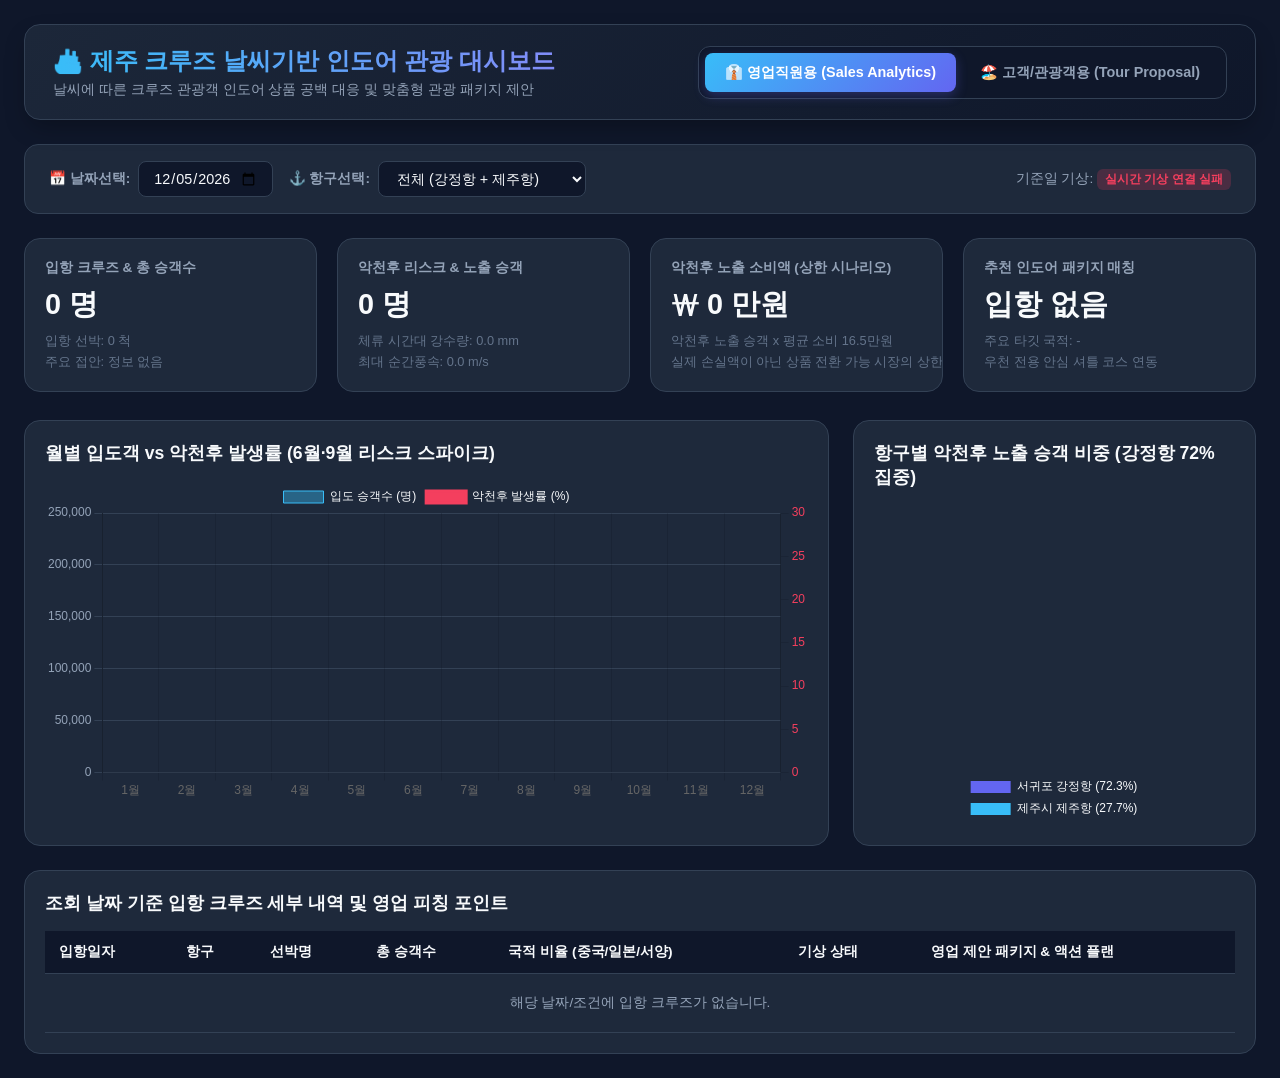
<file: docs/index.html>
<!doctype html>
<html lang="ko">
<head>
    <meta charset="utf-8">
    <meta name="viewport" content="width=device-width, initial-scale=1">
    <meta http-equiv="refresh" content="0; url=./jeju-cruise/">
    <title>제주 크루즈 대시보드</title>
    <link rel="canonical" href="./jeju-cruise/">
</head>
<body>
    <p><a href="./jeju-cruise/">제주 크루즈 대시보드 열기</a></p>
</body>
</html>
</file>
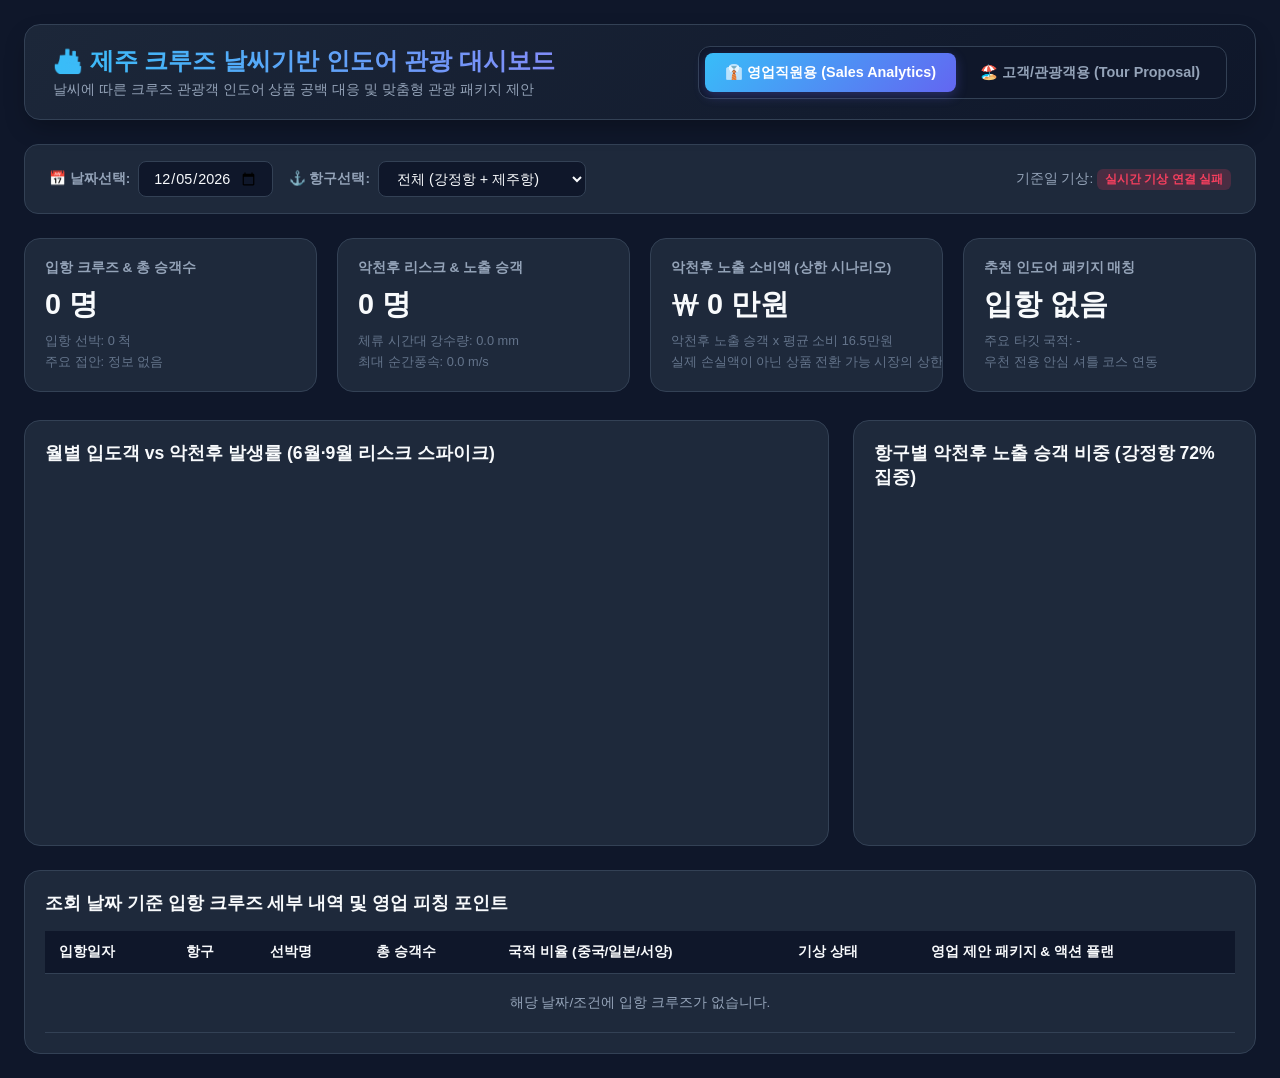
<file: docs/jeju-cruise/index.html>
<!DOCTYPE html>
<html lang="ko">
<head>
    <meta charset="UTF-8">
    <meta name="viewport" content="width=device-width, initial-scale=1.0">
    <title>제주 크루즈 날씨기반 인도어 관광 상품 대시보드</title>
    <!-- Local Chart.js keeps charts available when the dashboard is opened offline. -->
    <script src="chart.umd.min.js"></script>
    <style>
        :root {
            --bg-main: #0f172a;
            --bg-card: #1e293b;
            --bg-hover: #334155;
            --accent-blue: #38bdf8;
            --accent-indigo: #6366f1;
            --accent-emerald: #10b981;
            --accent-amber: #f59e0b;
            --accent-rose: #f43f5e;
            --text-primary: #f8fafc;
            --text-secondary: #94a3b8;
            --text-muted: #64748b;
            --border-color: #334155;
        }

        * {
            margin: 0;
            padding: 0;
            box-sizing: border-box;
            font-family: 'Pretendard', -apple-system, BlinkMacSystemFont, sans-serif;
        }

        body {
            background-color: var(--bg-main);
            color: var(--text-primary);
            min-height: 100vh;
            padding: 24px;
        }

        .dashboard-header {
            display: flex;
            justify-content: space-between;
            align-items: center;
            background: linear-gradient(135deg, rgba(30,41,59,0.9), rgba(15,23,42,0.9));
            border: 1px solid var(--border-color);
            border-radius: 16px;
            padding: 20px 28px;
            margin-bottom: 24px;
            box-shadow: 0 10px 25px -5px rgba(0, 0, 0, 0.3);
            backdrop-filter: blur(12px);
        }

        .logo-title h1 {
            font-size: 1.5rem;
            font-weight: 700;
            background: linear-gradient(90deg, #38bdf8, #818cf8);
            -webkit-background-clip: text;
            -webkit-text-fill-color: transparent;
            display: flex;
            align-items: center;
            gap: 10px;
        }

        .logo-title p {
            font-size: 0.875rem;
            color: var(--text-secondary);
            margin-top: 4px;
        }

        .mode-switcher {
            display: flex;
            background: #0f172a;
            padding: 6px;
            border-radius: 12px;
            border: 1px solid var(--border-color);
            gap: 4px;
        }

        .mode-btn {
            padding: 10px 20px;
            border: none;
            border-radius: 8px;
            font-size: 0.9rem;
            font-weight: 600;
            cursor: pointer;
            transition: all 0.25s ease;
            color: var(--text-secondary);
            background: transparent;
            display: flex;
            align-items: center;
            gap: 8px;
        }

        .mode-btn.active {
            background: linear-gradient(135deg, var(--accent-blue), var(--accent-indigo));
            color: #ffffff;
            box-shadow: 0 4px 12px rgba(99, 102, 241, 0.3);
        }

        .filter-bar {
            display: flex;
            flex-wrap: wrap;
            align-items: center;
            gap: 16px;
            background: var(--bg-card);
            border: 1px solid var(--border-color);
            border-radius: 14px;
            padding: 16px 24px;
            margin-bottom: 24px;
        }

        .filter-group {
            display: flex;
            align-items: center;
            gap: 8px;
        }

        .filter-group label {
            font-size: 0.85rem;
            color: var(--text-secondary);
            font-weight: 600;
        }

        .filter-input, .filter-select {
            background: #0f172a;
            border: 1px solid var(--border-color);
            color: var(--text-primary);
            padding: 8px 14px;
            border-radius: 8px;
            font-size: 0.9rem;
            outline: none;
        }

        .filter-input:focus, .filter-select:focus {
            border-color: var(--accent-blue);
        }

        .kpi-grid {
            display: grid;
            grid-template-columns: repeat(auto-fit, minmax(240px, 1fr));
            gap: 20px;
            margin-bottom: 28px;
        }

        .kpi-card {
            background: var(--bg-card);
            border: 1px solid var(--border-color);
            border-radius: 16px;
            padding: 20px;
            position: relative;
            overflow: hidden;
            transition: transform 0.2s, border-color 0.2s;
        }

        .kpi-card:hover {
            transform: translateY(-2px);
            border-color: var(--accent-blue);
        }

        .kpi-title {
            font-size: 0.85rem;
            color: var(--text-secondary);
            font-weight: 600;
            margin-bottom: 8px;
        }

        .kpi-value {
            font-size: 1.8rem;
            font-weight: 800;
            color: var(--text-primary);
            margin-bottom: 8px;
        }

        /* Strict Line-break Rule for KPI Subtitles */
        .kpi-subtitle {
            font-size: 0.8rem;
            color: var(--text-muted);
            display: flex;
            flex-direction: column;
            gap: 4px;
        }

        .kpi-subtitle span {
            display: block;
            white-space: nowrap;
        }

        .badge {
            display: inline-block;
            padding: 2px 8px;
            border-radius: 6px;
            font-size: 0.75rem;
            font-weight: 700;
        }

        .badge-danger { background: rgba(244, 63, 94, 0.2); color: #f43f5e; }
        .badge-warning { background: rgba(245, 158, 11, 0.2); color: #f59e0b; }
        .badge-success { background: rgba(16, 185, 129, 0.2); color: #10b981; }

        .view-content {
            display: none;
        }
        .view-content.active {
            display: block;
        }

        .grid-2col {
            display: grid;
            grid-template-columns: 2fr 1fr;
            gap: 24px;
            margin-bottom: 24px;
        }

        .chart-card {
            background: var(--bg-card);
            border: 1px solid var(--border-color);
            border-radius: 16px;
            padding: 20px;
        }

        .chart-card h3 {
            font-size: 1.1rem;
            font-weight: 700;
            margin-bottom: 16px;
            display: flex;
            align-items: center;
            justify-content: space-between;
        }

        .chart-container {
            position: relative;
            height: 320px;
            width: 100%;
        }

        .data-table {
            width: 100%;
            border-collapse: collapse;
            font-size: 0.85rem;
            color: var(--text-secondary);
        }

        .data-table th, .data-table td {
            padding: 12px 14px;
            text-align: left;
            border-bottom: 1px solid var(--border-color);
        }

        .data-table th {
            background: #0f172a;
            color: var(--text-primary);
            font-weight: 700;
        }

        .data-table tbody tr:hover {
            background: var(--bg-hover);
        }

        .package-grid {
            display: grid;
            grid-template-columns: repeat(auto-fit, minmax(320px, 1fr));
            gap: 24px;
        }

        .package-card {
            background: var(--bg-card);
            border: 1px solid var(--border-color);
            border-radius: 20px;
            overflow: hidden;
            box-shadow: 0 10px 20px rgba(0,0,0,0.2);
            transition: transform 0.3s;
        }

        .package-card:hover {
            transform: translateY(-5px);
            border-color: var(--accent-blue);
        }

        .package-header {
            padding: 24px;
            background: linear-gradient(135deg, rgba(56, 189, 248, 0.1), rgba(99, 102, 241, 0.1));
            border-bottom: 1px solid var(--border-color);
        }

        .package-tag {
            display: inline-block;
            padding: 4px 12px;
            border-radius: 20px;
            font-size: 0.75rem;
            font-weight: 700;
            margin-bottom: 8px;
            background: var(--accent-blue);
            color: #0f172a;
        }

        .package-header h3 {
            font-size: 1.25rem;
            font-weight: 700;
            color: var(--text-primary);
        }

        .package-body {
            padding: 24px;
        }

        .timeline {
            display: flex;
            flex-direction: column;
            gap: 16px;
            margin-top: 12px;
        }

        .timeline-item {
            display: flex;
            gap: 12px;
            align-items: flex-start;
        }

        .timeline-time {
            font-size: 0.8rem;
            font-weight: 700;
            color: var(--accent-blue);
            min-width: 50px;
        }

        .timeline-desc {
            font-size: 0.85rem;
            color: var(--text-secondary);
        }

        .cta-btn {
            width: 100%;
            padding: 14px;
            border: none;
            border-radius: 12px;
            background: linear-gradient(135deg, var(--accent-blue), var(--accent-indigo));
            color: #ffffff;
            font-weight: 700;
            font-size: 0.95rem;
            cursor: pointer;
            margin-top: 20px;
            transition: opacity 0.2s;
        }

        .cta-btn:hover {
            opacity: 0.9;
        }

        .weather-banner {
            background: linear-gradient(135deg, #1e3a8a, #0284c7);
            border-radius: 16px;
            padding: 24px;
            margin-bottom: 28px;
            display: flex;
            justify-content: space-between;
            align-items: center;
        }

        .weather-info h2 {
            font-size: 1.4rem;
            margin-bottom: 6px;
        }

        .weather-info p {
            font-size: 0.9rem;
            opacity: 0.9;
        }

        @media (max-width: 720px) {
            body {
                padding: 12px;
            }

            .dashboard-header {
                flex-direction: column;
                align-items: stretch;
                gap: 16px;
                padding: 18px;
            }

            .logo-title h1 {
                display: block;
                font-size: 1.25rem;
                line-height: 1.4;
            }

            .mode-switcher {
                width: 100%;
            }

            .mode-btn {
                flex: 1;
                justify-content: center;
                padding: 10px 8px;
                font-size: 0.78rem;
            }

            .filter-bar {
                align-items: stretch;
                padding: 16px;
            }

            .filter-group {
                justify-content: space-between;
                width: 100%;
            }

            .filter-input,
            .filter-select {
                max-width: 68%;
            }

            .grid-2col {
                grid-template-columns: 1fr;
            }

            .package-grid {
                grid-template-columns: 1fr;
            }

            .weather-banner {
                align-items: flex-start;
                gap: 16px;
            }

            .chart-card {
                overflow-x: auto;
            }

            .data-table {
                min-width: 980px;
            }
        }
    </style>
</head>
<body>

    <header class="dashboard-header">
        <div class="logo-title">
            <h1>🚢 제주 크루즈 날씨기반 인도어 관광 대시보드</h1>
            <p>날씨에 따른 크루즈 관광객 인도어 상품 공백 대응 및 맞춤형 관광 패키지 제안</p>
        </div>
        <div class="mode-switcher">
            <button class="mode-btn active" id="btn-sales" onclick="switchMode('sales')">
                👔 영업직원용 (Sales Analytics)
            </button>
            <button class="mode-btn" id="btn-customer" onclick="switchMode('customer')">
                🏖️ 고객/관광객용 (Tour Proposal)
            </button>
        </div>
    </header>

    <div class="filter-bar">
        <div class="filter-group">
            <label for="date-picker">📅 날짜선택:</label>
            <input type="date" id="date-picker" class="filter-input" min="2024-01-01" onchange="handleDateChange()">
        </div>
        <div class="filter-group">
            <label for="port-select">⚓ 항구선택:</label>
            <select id="port-select" class="filter-select" onchange="handleDateChange()">
                <option value="ALL">전체 (강정항 + 제주항)</option>
                <option value="강정항">서귀포 강정항 (초대형선)</option>
                <option value="제주항">제주시 제주항 (중소형선)</option>
            </select>
        </div>
        <div style="margin-left: auto; font-size: 0.85rem; color: var(--text-secondary);">
            기준일 기상: <strong id="weather-status" style="color: var(--accent-amber);">데이터 조회 중...</strong>
        </div>
    </div>

    <!-- Structured KPI Cards Subtitle -->
    <div class="kpi-grid">
        <div class="kpi-card">
            <div class="kpi-title">입항 크루즈 & 총 승객수</div>
            <div class="kpi-value" id="kpi-passengers">- 명</div>
            <div class="kpi-subtitle">
                <span id="kpi-ship-count">입항 선박: - 척</span>
                <span id="kpi-port-info">주요 접안: -</span>
            </div>
        </div>
        <div class="kpi-card">
            <div class="kpi-title">악천후 리스크 & 노출 승객</div>
            <div class="kpi-value" id="kpi-bad-weather-cnt">- 명</div>
            <div class="kpi-subtitle">
                <span id="kpi-rain-info">체류 시간대 강수량: - mm</span>
                <span id="kpi-wind-info">최대 순간풍속: - m/s</span>
            </div>
        </div>
        <div class="kpi-card">
            <div class="kpi-title">악천후 노출 소비액 (상한 시나리오)</div>
            <div class="kpi-value" id="kpi-revenue-loss">₩ - 만원</div>
            <div class="kpi-subtitle">
                <span>악천후 노출 승객 x 평균 소비 16.5만원</span>
                <span>실제 손실액이 아닌 상품 전환 가능 시장의 상한값</span>
            </div>
        </div>
        <div class="kpi-card">
            <div class="kpi-title">추천 인도어 패키지 매칭</div>
            <div class="kpi-value" id="kpi-package-recommend">-</div>
            <div class="kpi-subtitle">
                <span id="kpi-target-nat">주요 타깃 국적: -</span>
                <span>우천 전용 안심 셔틀 코스 연동</span>
            </div>
        </div>
    </div>

    <div id="sales-view" class="view-content active">
        <div class="grid-2col">
            <div class="chart-card">
                <h3>월별 입도객 vs 악천후 발생률 (6월·9월 리스크 스파이크)</h3>
                <div class="chart-container">
                    <canvas id="monthlyChart"></canvas>
                </div>
            </div>
            <div class="chart-card">
                <h3>항구별 악천후 노출 승객 비중 (강정항 72% 집중)</h3>
                <div class="chart-container">
                    <canvas id="portChart"></canvas>
                </div>
            </div>
        </div>

        <div class="chart-card">
            <h3>조회 날짜 기준 입항 크루즈 세부 내역 및 영업 피칭 포인트</h3>
            <table class="data-table">
                <thead>
                    <tr>
                        <th>입항일자</th>
                        <th>항구</th>
                        <th>선박명</th>
                        <th>총 승객수</th>
                        <th>국적 비율 (중국/일본/서양)</th>
                        <th>기상 상태</th>
                        <th>영업 제안 패키지 & 액션 플랜</th>
                    </tr>
                </thead>
                <tbody id="sales-table-body">
                </tbody>
            </table>
        </div>
    </div>

    <div id="customer-view" class="view-content">
        <div class="weather-banner">
            <div class="weather-info">
                <h2 id="customer-banner-title">☔ 제주 안심 우천 맞춤형 인도어 관광 가이드</h2>
                <p id="customer-banner-desc">비바람 걱정 없는 쾌적한 100% 실내 웰니스, 쇼핑, 미식 맞춤 코스를 추천해 드립니다.</p>
            </div>
            <button class="cta-btn" style="width: auto; padding: 12px 24px; margin-top: 0;" onclick="alert('안심 셔틀 및 가이드 상담 신청이 완료되었습니다!')">
                📱 1:1 패키지 문의하기
            </button>
        </div>

        <div class="package-grid">
            <div class="package-card">
                <div class="package-header">
                    <span class="package-tag">강정항 / 초대형선 특화</span>
                    <h3>🌿 Rain-Free 서귀포 웰니스 & 미디어아트 Tour</h3>
                </div>
                <div class="package-body">
                    <p style="font-size: 0.85rem; color: var(--text-secondary); margin-bottom: 16px;">
                        하선부터 귀선까지 빗물 한 방울 맞지 않는 100% 실내 웰니스 & 예술 경험 코스입니다.
                    </p>
                    <div class="timeline">
                        <div class="timeline-item">
                            <div class="timeline-time">10:00</div>
                            <div class="timeline-desc">강정항 프라이빗 우천 안심 셔틀 탑승</div>
                        </div>
                        <div class="timeline-item">
                            <div class="timeline-time">11:00</div>
                            <div class="timeline-desc">아쿠아플라넷 제주 & 몰입형 미디어아트 관람</div>
                        </div>
                        <div class="timeline-item">
                            <div class="timeline-time">13:00</div>
                            <div class="timeline-desc">중문 복합몰 실내 K-Beauty 웰니스 스파 & 다도</div>
                        </div>
                        <div class="timeline-item">
                            <div class="timeline-time">15:30</div>
                            <div class="timeline-desc">서귀포 올레시장 비가림 아케이드 명품 미식 체험</div>
                        </div>
                    </div>
                    <button class="cta-btn" onclick="alert('Rain-Free 웰니스 패키지 예약 페이지로 이동합니다.')">이 패키지 선택하기</button>
                </div>
            </div>

            <div class="package-card">
                <div class="package-header">
                    <span class="package-tag" style="background: var(--accent-rose); color: #fff;">중국/단체 고지출 고객</span>
                    <h3>🛍️ 럭셔리 실내 쇼핑 & 셰프 K-푸드 Tour</h3>
                </div>
                <div class="package-body">
                    <p style="font-size: 0.85rem; color: var(--text-secondary); margin-bottom: 16px;">
                        우천 시 로드샵 이동 불편을 완전 해소한 실내 명품 면세 쇼핑 및 셰프 도슨트 패키지입니다.
                    </p>
                    <div class="timeline">
                        <div class="timeline-item">
                            <div class="timeline-time">10:30</div>
                            <div class="timeline-desc">제주 시내 대형 실내 면세점 VIP 라운지 도착</div>
                        </div>
                        <div class="timeline-item">
                            <div class="timeline-time">12:30</div>
                            <div class="timeline-desc">제주 향토 셰프가 선보이는 전복·흑돼지 실내 코스 요리</div>
                        </div>
                        <div class="timeline-item">
                            <div class="timeline-time">14:30</div>
                            <div class="timeline-desc">실내 K-뷰티 & 전통공예 팝업스토어 프리미엄 쇼핑</div>
                        </div>
                        <div class="timeline-item">
                            <div class="timeline-time">16:30</div>
                            <div class="timeline-desc">구매 물품 크루즈 수하물 직송 서비스 및 안심 귀선</div>
                        </div>
                    </div>
                    <button class="cta-btn" onclick="alert('럭셔리 쇼핑 패키지 예약 페이지로 이동합니다.')">이 패키지 선택하기</button>
                </div>
            </div>

            <div class="package-card">
                <div class="package-header">
                    <span class="package-tag" style="background: var(--accent-emerald); color: #0f172a;">가변형 예보 연동</span>
                    <h3>⚡ All-Weather 스마트 셔틀 & 실내 Pass</h3>
                </div>
                <div class="package-body">
                    <p style="font-size: 0.85rem; color: var(--text-secondary); margin-bottom: 16px;">
                        맑을 때는 야외 자연경관, 비가 오면 즉시 실내 특화 코스로 자동 전환되는 똑똑한 패스입니다.
                    </p>
                    <div class="timeline">
                        <div class="timeline-item">
                            <div class="timeline-time">안내</div>
                            <div class="timeline-desc">입항 24시간 전 날씨 예보에 따른 코스 자동 확정 알림</div>
                        </div>
                        <div class="timeline-item">
                            <div class="timeline-time">혜택 1</div>
                            <div class="timeline-desc">우천 시 서귀포/제주시 주요 실내 박물관·전시관 자유 입장</div>
                        </div>
                        <div class="timeline-item">
                            <div class="timeline-time">혜택 2</div>
                            <div class="timeline-desc">크루즈 터미널 내 우천 안심 대기 라운지 & 무료 초고속 와이파이</div>
                        </div>
                    </div>
                    <button class="cta-btn" onclick="alert('All-Weather 스마트 패스 예약 페이지로 이동합니다.')">이 패키지 선택하기</button>
                </div>
            </div>
        </div>
    </div>

    <script>
        const RAW_DATA = [{"date": "2026-09-14", "ship": "Adora Magic City", "port": "강정항", "passengers": 0, "cn_passengers": 0, "jp_passengers": 0, "us_passengers": 0, "rain": 0.0, "wind": 3.2, "temp": 28.4, "is_bad_weather": false}, {"date": "2026-09-14", "ship": "Adora Mediterranea", "port": "제주항", "passengers": 2539, "cn_passengers": 2521, "jp_passengers": 0, "us_passengers": 0, "rain": 0.0, "wind": 3.6, "temp": 27.7, "is_bad_weather": false}, {"date": "2026-09-14", "ship": "Visio", "port": "강정항", "passengers": 2763, "cn_passengers": 2725, "jp_passengers": 0, "us_passengers": 0, "rain": 0.0, "wind": 3.2, "temp": 28.4, "is_bad_weather": false}, {"date": "2026-09-13", "ship": "Adora Mediterranea", "port": "제주항", "passengers": 0, "cn_passengers": 0, "jp_passengers": 0, "us_passengers": 0, "rain": 0.0, "wind": 3.5, "temp": 27.9, "is_bad_weather": false}, {"date": "2026-09-13", "ship": "MSC Bellissima", "port": "강정항", "passengers": 4486, "cn_passengers": 3454, "jp_passengers": 17, "us_passengers": 0, "rain": 0.0, "wind": 3.0, "temp": 28.8, "is_bad_weather": false}, {"date": "2026-09-12", "ship": "Adora Magic City", "port": "강정항", "passengers": 0, "cn_passengers": 0, "jp_passengers": 0, "us_passengers": 0, "rain": 0.0, "wind": 3.7, "temp": 27.9, "is_bad_weather": false}, {"date": "2026-09-12", "ship": "Dream", "port": "제주항", "passengers": 2222, "cn_passengers": 2184, "jp_passengers": 0, "us_passengers": 0, "rain": 0.0, "wind": 4.7, "temp": 27.1, "is_bad_weather": false}, {"date": "2026-09-11", "ship": "Adora Magic City", "port": "강정항", "passengers": 0, "cn_passengers": 0, "jp_passengers": 0, "us_passengers": 0, "rain": 0.0, "wind": 4.0, "temp": 27.2, "is_bad_weather": false}, {"date": "2026-09-10", "ship": "Adora Mediterranea", "port": "제주항", "passengers": 2013, "cn_passengers": 2004, "jp_passengers": 0, "us_passengers": 0, "rain": 0.0, "wind": 6.7, "temp": 25.8, "is_bad_weather": false}, {"date": "2026-09-09", "ship": "MSC Bellissima", "port": "강정항", "passengers": 3976, "cn_passengers": 2869, "jp_passengers": 2, "us_passengers": 0, "rain": 0.0, "wind": 5.1, "temp": 26.7, "is_bad_weather": false}, {"date": "2026-09-09", "ship": "Spectrum of The Seas", "port": "강정항", "passengers": 5138, "cn_passengers": 4406, "jp_passengers": 6, "us_passengers": 0, "rain": 0.0, "wind": 5.1, "temp": 26.7, "is_bad_weather": false}, {"date": "2026-09-09", "ship": "Visio", "port": "제주항", "passengers": 1807, "cn_passengers": 1763, "jp_passengers": 0, "us_passengers": 0, "rain": 0.0, "wind": 5.8, "temp": 26.9, "is_bad_weather": false}, {"date": "2026-09-08", "ship": "Adora Magic City", "port": "제주항", "passengers": 0, "cn_passengers": 0, "jp_passengers": 0, "us_passengers": 0, "rain": 0.0, "wind": 3.3, "temp": 28.7, "is_bad_weather": false}, {"date": "2026-09-08", "ship": "Adora Mediterranea", "port": "제주항", "passengers": 0, "cn_passengers": 0, "jp_passengers": 0, "us_passengers": 0, "rain": 0.0, "wind": 3.3, "temp": 28.7, "is_bad_weather": false}, {"date": "2026-09-08", "ship": "Dream", "port": "제주항", "passengers": 2012, "cn_passengers": 1981, "jp_passengers": 0, "us_passengers": 0, "rain": 0.0, "wind": 3.3, "temp": 28.7, "is_bad_weather": false}, {"date": "2026-09-07", "ship": "Adora Magic City", "port": "강정항", "passengers": 1529, "cn_passengers": 42, "jp_passengers": 0, "us_passengers": 0, "rain": 0.0, "wind": 6.0, "temp": 28.2, "is_bad_weather": false}, {"date": "2026-09-06", "ship": "Adora Magic City", "port": "강정항", "passengers": 0, "cn_passengers": 0, "jp_passengers": 0, "us_passengers": 0, "rain": 0.0, "wind": 4.7, "temp": 28.3, "is_bad_weather": false}, {"date": "2026-09-06", "ship": "Adora Mediterranea", "port": "강정항", "passengers": 0, "cn_passengers": 0, "jp_passengers": 0, "us_passengers": 0, "rain": 0.0, "wind": 4.7, "temp": 28.3, "is_bad_weather": false}, {"date": "2026-09-06", "ship": "Adora Mediterranea", "port": "제주항", "passengers": 0, "cn_passengers": 0, "jp_passengers": 0, "us_passengers": 0, "rain": 0.1, "wind": 8.0, "temp": 27.3, "is_bad_weather": false}, {"date": "2026-09-06", "ship": "Costa Serena", "port": "강정항", "passengers": 0, "cn_passengers": 0, "jp_passengers": 0, "us_passengers": 0, "rain": 0.0, "wind": 4.7, "temp": 28.3, "is_bad_weather": false}, {"date": "2026-09-05", "ship": "Asuka 3", "port": "제주항", "passengers": 0, "cn_passengers": 0, "jp_passengers": 0, "us_passengers": 0, "rain": 0.0, "wind": 7.9, "temp": 27.0, "is_bad_weather": false}, {"date": "2026-09-05", "ship": "MSC Bellissima", "port": "강정항", "passengers": 0, "cn_passengers": 0, "jp_passengers": 0, "us_passengers": 0, "rain": 0.0, "wind": 5.9, "temp": 28.1, "is_bad_weather": false}, {"date": "2026-09-04", "ship": "Dream", "port": "제주항", "passengers": 0, "cn_passengers": 0, "jp_passengers": 0, "us_passengers": 0, "rain": 0.0, "wind": 10.3, "temp": 26.9, "is_bad_weather": true}, {"date": "2026-09-04", "ship": "Visio", "port": "강정항", "passengers": 0, "cn_passengers": 0, "jp_passengers": 0, "us_passengers": 0, "rain": 0.0, "wind": 6.4, "temp": 26.8, "is_bad_weather": false}, {"date": "2026-09-03", "ship": "Adora Magic City", "port": "강정항", "passengers": 0, "cn_passengers": 0, "jp_passengers": 0, "us_passengers": 0, "rain": 0.0, "wind": 5.6, "temp": 32.2, "is_bad_weather": false}, {"date": "2026-09-03", "ship": "Adora Mediterranea", "port": "제주항", "passengers": 0, "cn_passengers": 0, "jp_passengers": 0, "us_passengers": 0, "rain": 0.0, "wind": 6.3, "temp": 30.5, "is_bad_weather": false}, {"date": "2026-09-01", "ship": "MSC Bellissima", "port": "강정항", "passengers": 4549, "cn_passengers": 3501, "jp_passengers": 0, "us_passengers": 0, "rain": 1.0, "wind": 2.2, "temp": 30.6, "is_bad_weather": true}, {"date": "2026-09-01", "ship": "Star Navigator", "port": "제주항", "passengers": 2077, "cn_passengers": 2, "jp_passengers": 1, "us_passengers": 0, "rain": 0.0, "wind": 4.1, "temp": 31.2, "is_bad_weather": false}, {"date": "2026-08-31", "ship": "Dream", "port": "제주항", "passengers": 382, "cn_passengers": 351, "jp_passengers": 0, "us_passengers": 0, "rain": 0.0, "wind": 5.5, "temp": 32.5, "is_bad_weather": false}, {"date": "2026-08-30", "ship": "Spectrum of The Seas", "port": "강정항", "passengers": 4223, "cn_passengers": 3930, "jp_passengers": 3, "us_passengers": 0, "rain": 1.1, "wind": 3.9, "temp": 30.7, "is_bad_weather": true}, {"date": "2026-08-29", "ship": "Adora Mediterranea", "port": "강정항", "passengers": 1519, "cn_passengers": 1509, "jp_passengers": 0, "us_passengers": 0, "rain": 1.5, "wind": 3.7, "temp": 30.8, "is_bad_weather": true}, {"date": "2026-08-29", "ship": "Mitsui Ocean Fuji", "port": "제주항", "passengers": 235, "cn_passengers": 1, "jp_passengers": 187, "us_passengers": 0, "rain": 0.0, "wind": 3.8, "temp": 31.1, "is_bad_weather": false}, {"date": "2026-08-28", "ship": "MSC Bellissima", "port": "강정항", "passengers": 5133, "cn_passengers": 4212, "jp_passengers": 2, "us_passengers": 0, "rain": 1.6, "wind": 2.8, "temp": 30.3, "is_bad_weather": true}, {"date": "2026-08-27", "ship": "Dream", "port": "제주항", "passengers": 952, "cn_passengers": 920, "jp_passengers": 0, "us_passengers": 0, "rain": 0.0, "wind": 4.6, "temp": 32.9, "is_bad_weather": false}, {"date": "2026-08-26", "ship": "Visio", "port": "강정항", "passengers": 689, "cn_passengers": 652, "jp_passengers": 0, "us_passengers": 0, "rain": 0.0, "wind": 3.6, "temp": 33.8, "is_bad_weather": false}, {"date": "2026-08-24", "ship": "Adora Mediterranea", "port": "제주항", "passengers": 2359, "cn_passengers": 2336, "jp_passengers": 1, "us_passengers": 0, "rain": 0.0, "wind": 4.2, "temp": 32.6, "is_bad_weather": false}, {"date": "2026-08-24", "ship": "MSC Bellissima", "port": "강정항", "passengers": 5465, "cn_passengers": 4467, "jp_passengers": 0, "us_passengers": 0, "rain": 0.0, "wind": 2.0, "temp": 31.1, "is_bad_weather": false}, {"date": "2026-08-23", "ship": "Dream", "port": "제주항", "passengers": 0, "cn_passengers": 0, "jp_passengers": 0, "us_passengers": 0, "rain": 0.0, "wind": 3.9, "temp": 33.0, "is_bad_weather": false}, {"date": "2026-08-22", "ship": "Dream", "port": "제주항", "passengers": 1631, "cn_passengers": 1602, "jp_passengers": 0, "us_passengers": 0, "rain": 0.9999999999999999, "wind": 4.6, "temp": 31.5, "is_bad_weather": false}, {"date": "2026-08-22", "ship": "Spectrum of The Seas", "port": "강정항", "passengers": 5306, "cn_passengers": 5058, "jp_passengers": 14, "us_passengers": 0, "rain": 1.4, "wind": 1.9, "temp": 30.2, "is_bad_weather": true}, {"date": "2026-08-21", "ship": "Visio", "port": "강정항", "passengers": 1425, "cn_passengers": 1392, "jp_passengers": 0, "us_passengers": 0, "rain": 0.0, "wind": 2.2, "temp": 31.1, "is_bad_weather": false}, {"date": "2026-08-20", "ship": "Mitsui Ocean Fuji", "port": "제주항", "passengers": 138, "cn_passengers": 0, "jp_passengers": 129, "us_passengers": 0, "rain": 0.0, "wind": 4.1, "temp": 32.2, "is_bad_weather": false}, {"date": "2026-08-19", "ship": "Adora Mediterranea", "port": "제주항", "passengers": 2090, "cn_passengers": 2064, "jp_passengers": 0, "us_passengers": 0, "rain": 0.0, "wind": 3.8, "temp": 31.5, "is_bad_weather": false}, {"date": "2026-08-19", "ship": "Dream", "port": "강정항", "passengers": 0, "cn_passengers": 0, "jp_passengers": 0, "us_passengers": 0, "rain": 0.0, "wind": 1.8, "temp": 30.8, "is_bad_weather": false}, {"date": "2026-08-18", "ship": "Star Navigator", "port": "제주항", "passengers": 2363, "cn_passengers": 4, "jp_passengers": 0, "us_passengers": 0, "rain": 1.1, "wind": 2.9, "temp": 28.2, "is_bad_weather": true}, {"date": "2026-08-16", "ship": "Visio", "port": "강정항", "passengers": 1692, "cn_passengers": 1646, "jp_passengers": 3, "us_passengers": 0, "rain": 3.4, "wind": 3.3, "temp": 28.0, "is_bad_weather": true}, {"date": "2026-08-15", "ship": "Dream", "port": "제주항", "passengers": 0, "cn_passengers": 0, "jp_passengers": 0, "us_passengers": 0, "rain": 2.0, "wind": 5.0, "temp": 27.4, "is_bad_weather": true}, {"date": "2026-08-15", "ship": "MSC Bellissima", "port": "강정항", "passengers": 4846, "cn_passengers": 4210, "jp_passengers": 4, "us_passengers": 0, "rain": 8.2, "wind": 2.9, "temp": 25.7, "is_bad_weather": true}, {"date": "2026-08-14", "ship": "Adora Mediterranea", "port": "제주항", "passengers": 2173, "cn_passengers": 2134, "jp_passengers": 0, "us_passengers": 0, "rain": 0.0, "wind": 6.5, "temp": 28.9, "is_bad_weather": false}, {"date": "2026-08-13", "ship": "Spectrum of The Seas", "port": "강정항", "passengers": 3792, "cn_passengers": 2117, "jp_passengers": 0, "us_passengers": 0, "rain": 5.5, "wind": 3.6, "temp": 28.6, "is_bad_weather": true}, {"date": "2026-08-12", "ship": "MSC Bellissima", "port": "강정항", "passengers": 3977, "cn_passengers": 2750, "jp_passengers": 7, "us_passengers": 0, "rain": 0.0, "wind": 4.7, "temp": 29.4, "is_bad_weather": false}, {"date": "2026-08-11", "ship": "Dream", "port": "제주항", "passengers": 0, "cn_passengers": 0, "jp_passengers": 0, "us_passengers": 0, "rain": 0.0, "wind": 6.3, "temp": 29.0, "is_bad_weather": false}, {"date": "2026-08-11", "ship": "Visio", "port": "강정항", "passengers": 0, "cn_passengers": 0, "jp_passengers": 0, "us_passengers": 0, "rain": 0.0, "wind": 5.7, "temp": 28.8, "is_bad_weather": false}, {"date": "2026-08-09", "ship": "Adora Magic City", "port": "강정항", "passengers": 4295, "cn_passengers": 4268, "jp_passengers": 0, "us_passengers": 0, "rain": 0.4, "wind": 6.3, "temp": 28.8, "is_bad_weather": false}, {"date": "2026-08-09", "ship": "Adora Mediterranea", "port": "제주항", "passengers": 0, "cn_passengers": 0, "jp_passengers": 0, "us_passengers": 0, "rain": 1.9, "wind": 5.1, "temp": 28.4, "is_bad_weather": true}, {"date": "2026-08-07", "ship": "Dream", "port": "제주항", "passengers": 0, "cn_passengers": 0, "jp_passengers": 0, "us_passengers": 0, "rain": 0.0, "wind": 6.6, "temp": 30.6, "is_bad_weather": false}, {"date": "2026-08-07", "ship": "Spectrum of The Seas", "port": "강정항", "passengers": 5320, "cn_passengers": 4791, "jp_passengers": 0, "us_passengers": 0, "rain": 0.0, "wind": 5.9, "temp": 31.8, "is_bad_weather": false}, {"date": "2026-08-06", "ship": "MSC Bellissima", "port": "강정항", "passengers": 0, "cn_passengers": 0, "jp_passengers": 0, "us_passengers": 0, "rain": 0.0, "wind": 5.2, "temp": 33.3, "is_bad_weather": false}, {"date": "2026-08-06", "ship": "Visio", "port": "강정항", "passengers": 2133, "cn_passengers": 2085, "jp_passengers": 2, "us_passengers": 0, "rain": 0.0, "wind": 5.2, "temp": 33.3, "is_bad_weather": false}, {"date": "2026-08-05", "ship": "Adora Magic City", "port": "강정항", "passengers": 4962, "cn_passengers": 4872, "jp_passengers": 3, "us_passengers": 0, "rain": 0.0, "wind": 4.8, "temp": 32.7, "is_bad_weather": false}, {"date": "2026-08-05", "ship": "Adora Mediterranea", "port": "강정항", "passengers": 0, "cn_passengers": 0, "jp_passengers": 0, "us_passengers": 0, "rain": 0.0, "wind": 4.8, "temp": 32.7, "is_bad_weather": false}, {"date": "2026-08-05", "ship": "Adora Mediterranea", "port": "제주항", "passengers": 1327, "cn_passengers": 1313, "jp_passengers": 0, "us_passengers": 0, "rain": 0.0, "wind": 6.3, "temp": 30.7, "is_bad_weather": false}, {"date": "2026-08-04", "ship": "Dream", "port": "제주항", "passengers": 1994, "cn_passengers": 1950, "jp_passengers": 0, "us_passengers": 0, "rain": 0.0, "wind": 6.1, "temp": 31.8, "is_bad_weather": false}, {"date": "2026-08-03", "ship": "Dream", "port": "제주항", "passengers": 0, "cn_passengers": 0, "jp_passengers": 0, "us_passengers": 0, "rain": 0.0, "wind": 5.0, "temp": 31.9, "is_bad_weather": false}, {"date": "2026-08-02", "ship": "MSC Bellissima", "port": "강정항", "passengers": 0, "cn_passengers": 0, "jp_passengers": 0, "us_passengers": 0, "rain": 0.0, "wind": 3.0, "temp": 32.9, "is_bad_weather": false}, {"date": "2026-08-01", "ship": "Spectrum of The Seas", "port": "강정항", "passengers": 5285, "cn_passengers": 4967, "jp_passengers": 4, "us_passengers": 0, "rain": 0.0, "wind": 4.4, "temp": 32.4, "is_bad_weather": false}, {"date": "2026-08-01", "ship": "Visio", "port": "강정항", "passengers": 0, "cn_passengers": 0, "jp_passengers": 0, "us_passengers": 0, "rain": 0.0, "wind": 4.4, "temp": 32.4, "is_bad_weather": false}, {"date": "2026-07-31", "ship": "Adora Magic City", "port": "강정항", "passengers": 4428, "cn_passengers": 4326, "jp_passengers": 2, "us_passengers": 0, "rain": 0.0, "wind": 4.2, "temp": 32.6, "is_bad_weather": false}, {"date": "2026-07-30", "ship": "Adora Mediterranea", "port": "제주항", "passengers": 0, "cn_passengers": 0, "jp_passengers": 0, "us_passengers": 0, "rain": 0.0, "wind": 6.1, "temp": 33.2, "is_bad_weather": false}, {"date": "2026-07-30", "ship": "Dream", "port": "강정항", "passengers": 0, "cn_passengers": 0, "jp_passengers": 0, "us_passengers": 0, "rain": 0.0, "wind": 5.2, "temp": 32.4, "is_bad_weather": false}, {"date": "2026-07-29", "ship": "Adora Mediterranea", "port": "제주항", "passengers": 1827, "cn_passengers": 1795, "jp_passengers": 0, "us_passengers": 0, "rain": 0.0, "wind": 5.4, "temp": 32.7, "is_bad_weather": false}, {"date": "2026-07-27", "ship": "Adora Magic City", "port": "강정항", "passengers": 5057, "cn_passengers": 4989, "jp_passengers": 0, "us_passengers": 0, "rain": 0.0, "wind": 4.0, "temp": 32.0, "is_bad_weather": false}, {"date": "2026-07-27", "ship": "Visio", "port": "강정항", "passengers": 2023, "cn_passengers": 1976, "jp_passengers": 3, "us_passengers": 0, "rain": 0.0, "wind": 4.0, "temp": 32.0, "is_bad_weather": false}, {"date": "2026-07-26", "ship": "Dream", "port": "강정항", "passengers": 0, "cn_passengers": 0, "jp_passengers": 0, "us_passengers": 0, "rain": 0.0, "wind": 4.7, "temp": 32.0, "is_bad_weather": false}, {"date": "2026-07-26", "ship": "Mitsui Ocean Fuji", "port": "제주항", "passengers": 301, "cn_passengers": 0, "jp_passengers": 265, "us_passengers": 0, "rain": 0.0, "wind": 4.7, "temp": 31.9, "is_bad_weather": false}, {"date": "2026-07-25", "ship": "Diamond Princess", "port": "강정항", "passengers": 2946, "cn_passengers": 24, "jp_passengers": 2009, "us_passengers": 0, "rain": 0.0, "wind": 4.4, "temp": 32.0, "is_bad_weather": false}, {"date": "2026-07-24", "ship": "Adora Mediterranea", "port": "제주항", "passengers": 1446, "cn_passengers": 1413, "jp_passengers": 0, "us_passengers": 0, "rain": 0.0, "wind": 5.3, "temp": 31.4, "is_bad_weather": false}, {"date": "2026-07-23", "ship": "Adora Magic City", "port": "강정항", "passengers": 4003, "cn_passengers": 3918, "jp_passengers": 0, "us_passengers": 0, "rain": 0.0, "wind": 3.4, "temp": 31.5, "is_bad_weather": false}, {"date": "2026-07-22", "ship": "Dream", "port": "제주항", "passengers": 0, "cn_passengers": 0, "jp_passengers": 0, "us_passengers": 0, "rain": 0.0, "wind": 5.5, "temp": 31.8, "is_bad_weather": false}, {"date": "2026-07-22", "ship": "Visio", "port": "강정항", "passengers": 1920, "cn_passengers": 1861, "jp_passengers": 0, "us_passengers": 0, "rain": 0.2, "wind": 2.4, "temp": 31.1, "is_bad_weather": false}, {"date": "2026-07-21", "ship": "Villa Vie Odyssey", "port": "제주항", "passengers": 0, "cn_passengers": 0, "jp_passengers": 0, "us_passengers": 0, "rain": 0.0, "wind": 5.0, "temp": 31.6, "is_bad_weather": false}, {"date": "2026-07-20", "ship": "Adora Mediterranea", "port": "제주항", "passengers": 0, "cn_passengers": 0, "jp_passengers": 0, "us_passengers": 0, "rain": 0.0, "wind": 7.9, "temp": 33.5, "is_bad_weather": false}, {"date": "2026-07-19", "ship": "Adora Magic City", "port": "강정항", "passengers": 4375, "cn_passengers": 4280, "jp_passengers": 0, "us_passengers": 0, "rain": 0.0, "wind": 3.0, "temp": 29.2, "is_bad_weather": false}, {"date": "2026-07-19", "ship": "Adora Mediterranea", "port": "제주항", "passengers": 2533, "cn_passengers": 2498, "jp_passengers": 0, "us_passengers": 0, "rain": 0.0, "wind": 4.0, "temp": 30.8, "is_bad_weather": false}, {"date": "2026-07-18", "ship": "Dream", "port": "제주항", "passengers": 0, "cn_passengers": 0, "jp_passengers": 0, "us_passengers": 0, "rain": 0.0, "wind": 4.0, "temp": 31.2, "is_bad_weather": false}, {"date": "2026-07-18", "ship": "Visio", "port": "강정항", "passengers": 1923, "cn_passengers": 1876, "jp_passengers": 0, "us_passengers": 0, "rain": 0.0, "wind": 3.1, "temp": 29.2, "is_bad_weather": false}, {"date": "2026-07-17", "ship": "Spectrum of The Seas", "port": "강정항", "passengers": 5310, "cn_passengers": 4993, "jp_passengers": 16, "us_passengers": 0, "rain": 0.0, "wind": 2.7, "temp": 28.7, "is_bad_weather": false}, {"date": "2026-07-15", "ship": "Adora Magic City", "port": "강정항", "passengers": 3716, "cn_passengers": 3663, "jp_passengers": 1, "us_passengers": 0, "rain": 0.0, "wind": 4.3, "temp": 27.4, "is_bad_weather": false}, {"date": "2026-07-14", "ship": "Adora Mediterranea", "port": "강정항", "passengers": 0, "cn_passengers": 0, "jp_passengers": 0, "us_passengers": 0, "rain": 0.0, "wind": 2.8, "temp": 26.9, "is_bad_weather": false}, {"date": "2026-07-14", "ship": "Asuka 2", "port": "제주항", "passengers": 673, "cn_passengers": 0, "jp_passengers": 667, "us_passengers": 0, "rain": 0.0, "wind": 7.2, "temp": 32.7, "is_bad_weather": false}, {"date": "2026-07-14", "ship": "Dream", "port": "강정항", "passengers": 0, "cn_passengers": 0, "jp_passengers": 0, "us_passengers": 0, "rain": 0.0, "wind": 2.8, "temp": 26.9, "is_bad_weather": false}, {"date": "2026-07-14", "ship": "MSC Bellissima", "port": "강정항", "passengers": 5395, "cn_passengers": 13, "jp_passengers": 1, "us_passengers": 0, "rain": 0.0, "wind": 2.8, "temp": 26.9, "is_bad_weather": false}, {"date": "2026-07-13", "ship": "Visio", "port": "강정항", "passengers": 0, "cn_passengers": 0, "jp_passengers": 0, "us_passengers": 0, "rain": 0.0, "wind": 3.6, "temp": 28.4, "is_bad_weather": false}, {"date": "2026-07-11", "ship": "Adora Magic City", "port": "강정항", "passengers": 3967, "cn_passengers": 3903, "jp_passengers": 0, "us_passengers": 0, "rain": 0.0, "wind": 4.8, "temp": 30.4, "is_bad_weather": false}, {"date": "2026-07-11", "ship": "Spectrum of The Seas", "port": "강정항", "passengers": 4951, "cn_passengers": 4744, "jp_passengers": 1, "us_passengers": 0, "rain": 0.0, "wind": 4.8, "temp": 30.4, "is_bad_weather": false}, {"date": "2026-07-10", "ship": "Dream", "port": "제주항", "passengers": 1292, "cn_passengers": 1256, "jp_passengers": 2, "us_passengers": 0, "rain": 0.0, "wind": 4.2, "temp": 30.7, "is_bad_weather": false}, {"date": "2026-07-09", "ship": "Adora Mediterranea", "port": "제주항", "passengers": 2157, "cn_passengers": 2094, "jp_passengers": 1, "us_passengers": 0, "rain": 0.0, "wind": 3.5, "temp": 28.6, "is_bad_weather": false}, {"date": "2026-07-07", "ship": "Adora Magic City", "port": "강정항", "passengers": 4078, "cn_passengers": 4015, "jp_passengers": 0, "us_passengers": 0, "rain": 0.0, "wind": 3.0, "temp": 28.0, "is_bad_weather": false}, {"date": "2026-07-07", "ship": "Visio", "port": "강정항", "passengers": 2550, "cn_passengers": 2504, "jp_passengers": 1, "us_passengers": 0, "rain": 0.0, "wind": 3.0, "temp": 28.0, "is_bad_weather": false}, {"date": "2026-07-06", "ship": "Dream", "port": "제주항", "passengers": 1246, "cn_passengers": 1214, "jp_passengers": 1, "us_passengers": 0, "rain": 0.0, "wind": 6.1, "temp": 31.7, "is_bad_weather": false}, {"date": "2026-07-05", "ship": "Adora Mediterranea", "port": "제주항", "passengers": 0, "cn_passengers": 0, "jp_passengers": 0, "us_passengers": 0, "rain": 0.3, "wind": 5.9, "temp": 27.6, "is_bad_weather": false}, {"date": "2026-07-04", "ship": "Adora Magic City", "port": "강정항", "passengers": 4337, "cn_passengers": 4287, "jp_passengers": 1, "us_passengers": 0, "rain": 0.0, "wind": 4.0, "temp": 25.4, "is_bad_weather": false}, {"date": "2026-07-04", "ship": "Adora Mediterranea", "port": "제주항", "passengers": 1251, "cn_passengers": 1215, "jp_passengers": 0, "us_passengers": 0, "rain": 0.0, "wind": 3.6, "temp": 25.9, "is_bad_weather": false}, {"date": "2026-07-02", "ship": "Dream", "port": "제주항", "passengers": 729, "cn_passengers": 701, "jp_passengers": 1, "us_passengers": 0, "rain": 0.0, "wind": 5.6, "temp": 25.1, "is_bad_weather": false}, {"date": "2026-07-02", "ship": "Visio", "port": "강정항", "passengers": 1483, "cn_passengers": 1432, "jp_passengers": 2, "us_passengers": 0, "rain": 0.0, "wind": 2.1, "temp": 24.2, "is_bad_weather": false}, {"date": "2026-07-01", "ship": "Spectrum of The Seas", "port": "강정항", "passengers": 0, "cn_passengers": 0, "jp_passengers": 0, "us_passengers": 0, "rain": 11.399999999999999, "wind": 3.6, "temp": 23.1, "is_bad_weather": true}, {"date": "2026-06-30", "ship": "Adora Magic City", "port": "강정항", "passengers": 3647, "cn_passengers": 3637, "jp_passengers": 4, "us_passengers": 0, "rain": 0.0, "wind": 2.5, "temp": 23.9, "is_bad_weather": false}, {"date": "2026-06-30", "ship": "Adora Mediterranea", "port": "제주항", "passengers": 0, "cn_passengers": 0, "jp_passengers": 0, "us_passengers": 0, "rain": 0.0, "wind": 3.4, "temp": 25.4, "is_bad_weather": false}, {"date": "2026-06-29", "ship": "Adora Mediterranea", "port": "제주항", "passengers": 1637, "cn_passengers": 1600, "jp_passengers": 1, "us_passengers": 0, "rain": 0.0, "wind": 5.2, "temp": 25.6, "is_bad_weather": false}, {"date": "2026-06-28", "ship": "Dream", "port": "제주항", "passengers": 1815, "cn_passengers": 1785, "jp_passengers": 0, "us_passengers": 0, "rain": 0.0, "wind": 4.0, "temp": 26.0, "is_bad_weather": false}, {"date": "2026-06-27", "ship": "Visio", "port": "강정항", "passengers": 0, "cn_passengers": 0, "jp_passengers": 0, "us_passengers": 0, "rain": 0.0, "wind": 2.8, "temp": 24.2, "is_bad_weather": false}, {"date": "2026-06-26", "ship": "Adora Magic City", "port": "강정항", "passengers": 3371, "cn_passengers": 3361, "jp_passengers": 0, "us_passengers": 0, "rain": 0.0, "wind": 3.4, "temp": 25.2, "is_bad_weather": false}, {"date": "2026-06-24", "ship": "Adora Mediterranea", "port": "제주항", "passengers": 620, "cn_passengers": 614, "jp_passengers": 0, "us_passengers": 0, "rain": 21.200000000000003, "wind": 5.0, "temp": 20.6, "is_bad_weather": true}, {"date": "2026-06-24", "ship": "Dream", "port": "강정항", "passengers": 0, "cn_passengers": 0, "jp_passengers": 0, "us_passengers": 0, "rain": 46.3, "wind": 4.0, "temp": 21.5, "is_bad_weather": true}, {"date": "2026-06-22", "ship": "Adora Magic City", "port": "강정항", "passengers": 4871, "cn_passengers": 4677, "jp_passengers": 3, "us_passengers": 0, "rain": 28.3, "wind": 4.5, "temp": 21.3, "is_bad_weather": true}, {"date": "2026-06-22", "ship": "Visio", "port": "강정항", "passengers": 1115, "cn_passengers": 1071, "jp_passengers": 0, "us_passengers": 0, "rain": 28.3, "wind": 4.5, "temp": 21.3, "is_bad_weather": true}, {"date": "2026-06-21", "ship": "Spectrum of The Seas", "port": "강정항", "passengers": 5153, "cn_passengers": 4585, "jp_passengers": 2, "us_passengers": 0, "rain": 0.0, "wind": 1.8, "temp": 26.0, "is_bad_weather": false}, {"date": "2026-06-20", "ship": "Dream", "port": "제주항", "passengers": 0, "cn_passengers": 0, "jp_passengers": 0, "us_passengers": 0, "rain": 0.0, "wind": 10.8, "temp": 25.8, "is_bad_weather": true}, {"date": "2026-06-19", "ship": "Adora Magic City", "port": "강정항", "passengers": 4822, "cn_passengers": 4717, "jp_passengers": 0, "us_passengers": 0, "rain": 6.0, "wind": 2.4, "temp": 24.0, "is_bad_weather": true}, {"date": "2026-06-19", "ship": "Adora Mediterranea", "port": "제주항", "passengers": 855, "cn_passengers": 821, "jp_passengers": 0, "us_passengers": 0, "rain": 1.4, "wind": 4.0, "temp": 25.5, "is_bad_weather": true}, {"date": "2026-06-17", "ship": "Visio", "port": "강정항", "passengers": 1310, "cn_passengers": 1272, "jp_passengers": 0, "us_passengers": 0, "rain": 64.8, "wind": 2.7, "temp": 22.5, "is_bad_weather": true}, {"date": "2026-06-16", "ship": "Dream", "port": "제주항", "passengers": 0, "cn_passengers": 0, "jp_passengers": 0, "us_passengers": 0, "rain": 0.0, "wind": 7.4, "temp": 25.5, "is_bad_weather": false}, {"date": "2026-06-15", "ship": "Adora Magic City", "port": "강정항", "passengers": 3450, "cn_passengers": 3324, "jp_passengers": 1, "us_passengers": 0, "rain": 0.0, "wind": 4.2, "temp": 26.1, "is_bad_weather": false}, {"date": "2026-06-15", "ship": "Adora Mediterranea", "port": "제주항", "passengers": 736, "cn_passengers": 716, "jp_passengers": 1, "us_passengers": 0, "rain": 0.0, "wind": 7.1, "temp": 24.6, "is_bad_weather": false}, {"date": "2026-06-13", "ship": "Spectrum of The Seas", "port": "강정항", "passengers": 5233, "cn_passengers": 4735, "jp_passengers": 2, "us_passengers": 0, "rain": 0.0, "wind": 3.3, "temp": 25.7, "is_bad_weather": false}, {"date": "2026-06-12", "ship": "Dream", "port": "제주항", "passengers": 1421, "cn_passengers": 1391, "jp_passengers": 1, "us_passengers": 0, "rain": 0.0, "wind": 3.4, "temp": 24.3, "is_bad_weather": false}, {"date": "2026-06-12", "ship": "Visio", "port": "강정항", "passengers": 886, "cn_passengers": 816, "jp_passengers": 0, "us_passengers": 0, "rain": 0.0, "wind": 3.7, "temp": 24.7, "is_bad_weather": false}, {"date": "2026-06-11", "ship": "Hanseatic Inspiration", "port": "제주항", "passengers": 224, "cn_passengers": 0, "jp_passengers": 6, "us_passengers": 0, "rain": 0.0, "wind": 4.5, "temp": 24.2, "is_bad_weather": false}, {"date": "2026-06-10", "ship": "Adora Magic City", "port": "강정항", "passengers": 4237, "cn_passengers": 4076, "jp_passengers": 3, "us_passengers": 0, "rain": 0.0, "wind": 2.5, "temp": 26.0, "is_bad_weather": false}, {"date": "2026-06-09", "ship": "Adora Mediterranea", "port": "제주항", "passengers": 953, "cn_passengers": 942, "jp_passengers": 0, "us_passengers": 0, "rain": 0.0, "wind": 5.5, "temp": 22.4, "is_bad_weather": false}, {"date": "2026-06-09", "ship": "Spectrum of The Seas", "port": "강정항", "passengers": 5289, "cn_passengers": 4322, "jp_passengers": 6, "us_passengers": 0, "rain": 0.0, "wind": 3.6, "temp": 23.9, "is_bad_weather": false}, {"date": "2026-06-08", "ship": "Dream", "port": "제주항", "passengers": 1189, "cn_passengers": 1163, "jp_passengers": 0, "us_passengers": 0, "rain": 0.2, "wind": 3.6, "temp": 20.8, "is_bad_weather": false}, {"date": "2026-06-07", "ship": "Adora Magic City", "port": "강정항", "passengers": 0, "cn_passengers": 0, "jp_passengers": 0, "us_passengers": 0, "rain": 0.0, "wind": 4.4, "temp": 24.8, "is_bad_weather": false}, {"date": "2026-06-07", "ship": "Visio", "port": "강정항", "passengers": 857, "cn_passengers": 816, "jp_passengers": 0, "us_passengers": 0, "rain": 0.0, "wind": 4.4, "temp": 24.8, "is_bad_weather": false}, {"date": "2026-06-06", "ship": "MSC Bellissima", "port": "강정항", "passengers": 4162, "cn_passengers": 21, "jp_passengers": 4067, "us_passengers": 0, "rain": 0.0, "wind": 4.6, "temp": 25.3, "is_bad_weather": false}, {"date": "2026-06-04", "ship": "Dream", "port": "제주항", "passengers": 1270, "cn_passengers": 1244, "jp_passengers": 0, "us_passengers": 0, "rain": 1.9, "wind": 4.8, "temp": 23.4, "is_bad_weather": true}, {"date": "2026-06-03", "ship": "Adora Magic City", "port": "강정항", "passengers": 3953, "cn_passengers": 3899, "jp_passengers": 0, "us_passengers": 0, "rain": 0.0, "wind": 3.7, "temp": 24.9, "is_bad_weather": false}, {"date": "2026-06-02", "ship": "Adora Mediterranea", "port": "제주항", "passengers": 2407, "cn_passengers": 2369, "jp_passengers": 1, "us_passengers": 0, "rain": 21.9, "wind": 4.7, "temp": 21.9, "is_bad_weather": true}, {"date": "2026-06-02", "ship": "Visio", "port": "강정항", "passengers": 0, "cn_passengers": 0, "jp_passengers": 0, "us_passengers": 0, "rain": 5.2, "wind": 5.7, "temp": 23.0, "is_bad_weather": true}, {"date": "2026-06-01", "ship": "Crystal Symphony", "port": "제주항", "passengers": 577, "cn_passengers": 0, "jp_passengers": 6, "us_passengers": 0, "rain": 5.8, "wind": 4.5, "temp": 24.1, "is_bad_weather": true}, {"date": "2026-06-01", "ship": "Spectrum of The Seas", "port": "강정항", "passengers": 5262, "cn_passengers": 4792, "jp_passengers": 2, "us_passengers": 0, "rain": 12.2, "wind": 3.2, "temp": 23.2, "is_bad_weather": true}, {"date": "2026-05-31", "ship": "Adora Magic City", "port": "강정항", "passengers": 3225, "cn_passengers": 3136, "jp_passengers": 1, "us_passengers": 0, "rain": 0.0, "wind": 2.9, "temp": 27.0, "is_bad_weather": false}, {"date": "2026-05-31", "ship": "Dream", "port": "제주항", "passengers": 586, "cn_passengers": 562, "jp_passengers": 0, "us_passengers": 0, "rain": 0.0, "wind": 3.3, "temp": 24.6, "is_bad_weather": false}, {"date": "2026-05-29", "ship": "Adora Mediterranea", "port": "제주항", "passengers": 2244, "cn_passengers": 2215, "jp_passengers": 0, "us_passengers": 0, "rain": 0.0, "wind": 4.5, "temp": 23.6, "is_bad_weather": false}, {"date": "2026-05-28", "ship": "Celebrity Millennium", "port": "제주항", "passengers": 2293, "cn_passengers": 3, "jp_passengers": 15, "us_passengers": 0, "rain": 0.0, "wind": 5.0, "temp": 21.1, "is_bad_weather": false}, {"date": "2026-05-28", "ship": "MSC Bellissima", "port": "강정항", "passengers": 4190, "cn_passengers": 12, "jp_passengers": 4124, "us_passengers": 0, "rain": 0.0, "wind": 2.4, "temp": 25.7, "is_bad_weather": false}, {"date": "2026-05-28", "ship": "Visio", "port": "강정항", "passengers": 1272, "cn_passengers": 1236, "jp_passengers": 0, "us_passengers": 0, "rain": 0.0, "wind": 2.4, "temp": 25.7, "is_bad_weather": false}, {"date": "2026-05-27", "ship": "Adora Magic City", "port": "강정항", "passengers": 4411, "cn_passengers": 4267, "jp_passengers": 2, "us_passengers": 0, "rain": 0.0, "wind": 1.7, "temp": 23.6, "is_bad_weather": false}, {"date": "2026-05-27", "ship": "Dream", "port": "제주항", "passengers": 609, "cn_passengers": 587, "jp_passengers": 0, "us_passengers": 0, "rain": 0.0, "wind": 4.7, "temp": 21.6, "is_bad_weather": false}, {"date": "2026-05-24", "ship": "Adora Mediterranea", "port": "제주항", "passengers": 2551, "cn_passengers": 2509, "jp_passengers": 0, "us_passengers": 0, "rain": 0.0, "wind": 6.1, "temp": 21.7, "is_bad_weather": false}, {"date": "2026-05-23", "ship": "Dream", "port": "제주항", "passengers": 851, "cn_passengers": 827, "jp_passengers": 0, "us_passengers": 0, "rain": 0.0, "wind": 4.9, "temp": 20.2, "is_bad_weather": false}, {"date": "2026-05-23", "ship": "Visio", "port": "강정항", "passengers": 2046, "cn_passengers": 2009, "jp_passengers": 0, "us_passengers": 0, "rain": 0.0, "wind": 4.2, "temp": 21.5, "is_bad_weather": false}, {"date": "2026-05-22", "ship": "Adora Magic City", "port": "강정항", "passengers": 3620, "cn_passengers": 3492, "jp_passengers": 1, "us_passengers": 0, "rain": 0.0, "wind": 5.4, "temp": 20.9, "is_bad_weather": false}, {"date": "2026-05-20", "ship": "Adora Mediterranea", "port": "강정항", "passengers": 0, "cn_passengers": 0, "jp_passengers": 0, "us_passengers": 0, "rain": 0.3, "wind": 3.4, "temp": 22.2, "is_bad_weather": false}, {"date": "2026-05-19", "ship": "Dream", "port": "제주항", "passengers": 525, "cn_passengers": 495, "jp_passengers": 0, "us_passengers": 0, "rain": 0.0, "wind": 4.1, "temp": 25.5, "is_bad_weather": false}, {"date": "2026-05-19", "ship": "MSC Bellissima", "port": "강정항", "passengers": 4455, "cn_passengers": 34, "jp_passengers": 3949, "us_passengers": 0, "rain": 0.0, "wind": 1.6, "temp": 23.6, "is_bad_weather": false}, {"date": "2026-05-18", "ship": "Adora Magic City", "port": "강정항", "passengers": 3132, "cn_passengers": 2967, "jp_passengers": 0, "us_passengers": 0, "rain": 0.0, "wind": 2.0, "temp": 25.9, "is_bad_weather": false}, {"date": "2026-05-18", "ship": "Visio", "port": "강정항", "passengers": 3371, "cn_passengers": 3335, "jp_passengers": 1, "us_passengers": 0, "rain": 0.0, "wind": 2.0, "temp": 25.9, "is_bad_weather": false}, {"date": "2026-05-16", "ship": "Adora Mediterranea", "port": "제주항", "passengers": 0, "cn_passengers": 0, "jp_passengers": 0, "us_passengers": 0, "rain": 0.0, "wind": 3.4, "temp": 23.2, "is_bad_weather": false}, {"date": "2026-05-16", "ship": "Crystal Symphony", "port": "제주항", "passengers": 563, "cn_passengers": 2, "jp_passengers": 16, "us_passengers": 0, "rain": 0.0, "wind": 3.4, "temp": 23.2, "is_bad_weather": false}, {"date": "2026-05-16", "ship": "Spectrum of The Seas", "port": "강정항", "passengers": 3650, "cn_passengers": 3607, "jp_passengers": 0, "us_passengers": 0, "rain": 0.0, "wind": 2.0, "temp": 22.7, "is_bad_weather": false}, {"date": "2026-05-15", "ship": "Dream", "port": "강정항", "passengers": 321, "cn_passengers": 297, "jp_passengers": 0, "us_passengers": 0, "rain": 0.0, "wind": 6.0, "temp": 22.5, "is_bad_weather": false}, {"date": "2026-05-15", "ship": "Mitsui Ocean Fuji", "port": "제주항", "passengers": 281, "cn_passengers": 1, "jp_passengers": 268, "us_passengers": 0, "rain": 0.0, "wind": 8.5, "temp": 21.9, "is_bad_weather": false}, {"date": "2026-05-14", "ship": "Adora Magic City", "port": "강정항", "passengers": 3465, "cn_passengers": 3423, "jp_passengers": 2, "us_passengers": 0, "rain": 0.0, "wind": 2.8, "temp": 23.0, "is_bad_weather": false}, {"date": "2026-05-14", "ship": "Visio", "port": "강정항", "passengers": 3387, "cn_passengers": 3328, "jp_passengers": 3, "us_passengers": 0, "rain": 0.0, "wind": 2.8, "temp": 23.0, "is_bad_weather": false}, {"date": "2026-05-12", "ship": "Adora Mediterranea", "port": "제주항", "passengers": 0, "cn_passengers": 0, "jp_passengers": 0, "us_passengers": 0, "rain": 4.2, "wind": 9.1, "temp": 21.1, "is_bad_weather": true}, {"date": "2026-05-11", "ship": "Dream", "port": "제주항", "passengers": 1200, "cn_passengers": 1174, "jp_passengers": 0, "us_passengers": 0, "rain": 0.0, "wind": 4.0, "temp": 23.3, "is_bad_weather": false}, {"date": "2026-05-10", "ship": "Adora Magic City", "port": "강정항", "passengers": 3077, "cn_passengers": 3043, "jp_passengers": 0, "us_passengers": 0, "rain": 0.0, "wind": 2.2, "temp": 21.5, "is_bad_weather": false}, {"date": "2026-05-09", "ship": "Visio", "port": "강정항", "passengers": 994, "cn_passengers": 929, "jp_passengers": 0, "us_passengers": 0, "rain": 0.0, "wind": 3.1, "temp": 20.3, "is_bad_weather": false}, {"date": "2026-05-07", "ship": "Dream", "port": "제주항", "passengers": 0, "cn_passengers": 0, "jp_passengers": 0, "us_passengers": 0, "rain": 0.0, "wind": 4.2, "temp": 20.6, "is_bad_weather": false}, {"date": "2026-05-07", "ship": "MSC Bellissima", "port": "강정항", "passengers": 5312, "cn_passengers": 47, "jp_passengers": 4579, "us_passengers": 0, "rain": 0.0, "wind": 4.0, "temp": 22.0, "is_bad_weather": false}, {"date": "2026-05-05", "ship": "Star Navigator", "port": "제주항", "passengers": 2003, "cn_passengers": 0, "jp_passengers": 0, "us_passengers": 0, "rain": 0.0, "wind": 4.1, "temp": 18.3, "is_bad_weather": false}, {"date": "2026-05-04", "ship": "Dream", "port": "제주항", "passengers": 1071, "cn_passengers": 1026, "jp_passengers": 0, "us_passengers": 0, "rain": 0.0, "wind": 5.8, "temp": 17.4, "is_bad_weather": false}, {"date": "2026-05-04", "ship": "Visio", "port": "강정항", "passengers": 2783, "cn_passengers": 2734, "jp_passengers": 1, "us_passengers": 0, "rain": 0.0, "wind": 3.8, "temp": 18.5, "is_bad_weather": false}, {"date": "2026-05-03", "ship": "Costa Serena", "port": "강정항", "passengers": 3231, "cn_passengers": 3, "jp_passengers": 3158, "us_passengers": 0, "rain": 5.3, "wind": 4.6, "temp": 17.4, "is_bad_weather": true}, {"date": "2026-05-03", "ship": "Spectrum of The Seas", "port": "강정항", "passengers": 4822, "cn_passengers": 4481, "jp_passengers": 4, "us_passengers": 0, "rain": 5.3, "wind": 4.6, "temp": 17.4, "is_bad_weather": true}, {"date": "2026-05-01", "ship": "Adora Magic City", "port": "강정항", "passengers": 4801, "cn_passengers": 4714, "jp_passengers": 2, "us_passengers": 0, "rain": 0.0, "wind": 4.6, "temp": 20.6, "is_bad_weather": false}, {"date": "2026-05-01", "ship": "MSC Bellissima", "port": "강정항", "passengers": 0, "cn_passengers": 0, "jp_passengers": 0, "us_passengers": 0, "rain": 0.0, "wind": 4.6, "temp": 20.6, "is_bad_weather": false}, {"date": "2026-04-29", "ship": "Dream", "port": "제주항", "passengers": 957, "cn_passengers": 928, "jp_passengers": 0, "us_passengers": 0, "rain": 0.0, "wind": 3.1, "temp": 15.5, "is_bad_weather": false}, {"date": "2026-04-29", "ship": "Ritz Carton Luminara", "port": "강정항", "passengers": 160, "cn_passengers": 0, "jp_passengers": 2, "us_passengers": 0, "rain": 0.0, "wind": 2.5, "temp": 16.8, "is_bad_weather": false}, {"date": "2026-04-27", "ship": "Adora Magic City", "port": "강정항", "passengers": 3919, "cn_passengers": 3776, "jp_passengers": 0, "us_passengers": 0, "rain": 0.0, "wind": 4.4, "temp": 20.3, "is_bad_weather": false}, {"date": "2026-04-26", "ship": "Crystal Symphony", "port": "제주항", "passengers": 594, "cn_passengers": 1, "jp_passengers": 0, "us_passengers": 0, "rain": 0.0, "wind": 5.1, "temp": 17.5, "is_bad_weather": false}, {"date": "2026-04-26", "ship": "MSC Bellissima", "port": "강정항", "passengers": 4164, "cn_passengers": 28, "jp_passengers": 4076, "us_passengers": 0, "rain": 0.0, "wind": 2.0, "temp": 19.9, "is_bad_weather": false}, {"date": "2026-04-25", "ship": "Dream", "port": "강정항", "passengers": 1312, "cn_passengers": 1276, "jp_passengers": 0, "us_passengers": 0, "rain": 0.0, "wind": 3.9, "temp": 20.7, "is_bad_weather": false}, {"date": "2026-04-25", "ship": "Mitsui Ocean Fuji", "port": "제주항", "passengers": 359, "cn_passengers": 0, "jp_passengers": 347, "us_passengers": 0, "rain": 0.0, "wind": 6.0, "temp": 18.7, "is_bad_weather": false}, {"date": "2026-04-25", "ship": "Visio", "port": "강정항", "passengers": 1549, "cn_passengers": 1367, "jp_passengers": 0, "us_passengers": 0, "rain": 0.0, "wind": 3.9, "temp": 20.7, "is_bad_weather": false}, {"date": "2026-04-24", "ship": "Adora Magic City", "port": "강정항", "passengers": 3106, "cn_passengers": 3026, "jp_passengers": 0, "us_passengers": 0, "rain": 0.0, "wind": 4.5, "temp": 20.6, "is_bad_weather": false}, {"date": "2026-04-23", "ship": "MS Sirena", "port": "제주항", "passengers": 0, "cn_passengers": 0, "jp_passengers": 0, "us_passengers": 0, "rain": 0.0, "wind": 4.0, "temp": 15.8, "is_bad_weather": false}, {"date": "2026-04-22", "ship": "Diamond Princess", "port": "강정항", "passengers": 2692, "cn_passengers": 16, "jp_passengers": 1069, "us_passengers": 0, "rain": 6.8, "wind": 4.7, "temp": 14.9, "is_bad_weather": true}, {"date": "2026-04-22", "ship": "Island Sky", "port": "제주항", "passengers": 92, "cn_passengers": 0, "jp_passengers": 3, "us_passengers": 0, "rain": 8.3, "wind": 5.4, "temp": 14.5, "is_bad_weather": true}, {"date": "2026-04-21", "ship": "Dream", "port": "제주항", "passengers": 1057, "cn_passengers": 1018, "jp_passengers": 0, "us_passengers": 0, "rain": 0.0, "wind": 5.3, "temp": 17.9, "is_bad_weather": false}, {"date": "2026-04-19", "ship": "Adora Magic City", "port": "강정항", "passengers": 2951, "cn_passengers": 2907, "jp_passengers": 1, "us_passengers": 0, "rain": 0.1, "wind": 4.2, "temp": 18.6, "is_bad_weather": false}, {"date": "2026-04-19", "ship": "Spectrum of The Seas", "port": "강정항", "passengers": 4503, "cn_passengers": 874, "jp_passengers": 2, "us_passengers": 0, "rain": 0.1, "wind": 4.2, "temp": 18.6, "is_bad_weather": false}, {"date": "2026-04-19", "ship": "Visio", "port": "제주항", "passengers": 807, "cn_passengers": 740, "jp_passengers": 1, "us_passengers": 0, "rain": 0.7, "wind": 5.1, "temp": 18.9, "is_bad_weather": false}, {"date": "2026-04-17", "ship": "Dream", "port": "제주항", "passengers": 1913, "cn_passengers": 1880, "jp_passengers": 1, "us_passengers": 0, "rain": 1.4, "wind": 6.5, "temp": 19.8, "is_bad_weather": true}, {"date": "2026-04-16", "ship": "Celebrity Millennium", "port": "제주항", "passengers": 2115, "cn_passengers": 1, "jp_passengers": 18, "us_passengers": 0, "rain": 0.0, "wind": 5.5, "temp": 18.6, "is_bad_weather": false}, {"date": "2026-04-16", "ship": "Spectrum of The Seas", "port": "강정항", "passengers": 4585, "cn_passengers": 4083, "jp_passengers": 2, "us_passengers": 0, "rain": 0.0, "wind": 5.8, "temp": 18.9, "is_bad_weather": false}, {"date": "2026-04-15", "ship": "Adora Magic City", "port": "강정항", "passengers": 2994, "cn_passengers": 2865, "jp_passengers": 0, "us_passengers": 0, "rain": 0.0, "wind": 2.8, "temp": 20.1, "is_bad_weather": false}, {"date": "2026-04-14", "ship": "Star Navigator", "port": "제주항", "passengers": 1968, "cn_passengers": 0, "jp_passengers": 0, "us_passengers": 0, "rain": 9.6, "wind": 5.0, "temp": 15.8, "is_bad_weather": true}, {"date": "2026-04-14", "ship": "Visio", "port": "강정항", "passengers": 1550, "cn_passengers": 1516, "jp_passengers": 0, "us_passengers": 0, "rain": 8.5, "wind": 3.4, "temp": 17.1, "is_bad_weather": true}, {"date": "2026-04-13", "ship": "Dream", "port": "강정항", "passengers": 0, "cn_passengers": 0, "jp_passengers": 0, "us_passengers": 0, "rain": 0.0, "wind": 3.4, "temp": 20.1, "is_bad_weather": false}, {"date": "2026-04-13", "ship": "VIKING YI DUN", "port": "제주항", "passengers": 692, "cn_passengers": 11, "jp_passengers": 635, "us_passengers": 0, "rain": 0.0, "wind": 6.0, "temp": 18.3, "is_bad_weather": false}, {"date": "2026-04-11", "ship": "Adora Magic City", "port": "강정항", "passengers": 3337, "cn_passengers": 3273, "jp_passengers": 0, "us_passengers": 0, "rain": 0.0, "wind": 2.6, "temp": 18.6, "is_bad_weather": false}, {"date": "2026-04-10", "ship": "Visio", "port": "강정항", "passengers": 0, "cn_passengers": 0, "jp_passengers": 0, "us_passengers": 0, "rain": 0.0, "wind": 4.1, "temp": 20.4, "is_bad_weather": false}, {"date": "2026-04-09", "ship": "Coral Princess", "port": "강정항", "passengers": 1844, "cn_passengers": 3, "jp_passengers": 1, "us_passengers": 0, "rain": 42.2, "wind": 7.6, "temp": 17.7, "is_bad_weather": true}, {"date": "2026-04-09", "ship": "Dream", "port": "강정항", "passengers": 0, "cn_passengers": 0, "jp_passengers": 0, "us_passengers": 0, "rain": 42.2, "wind": 7.6, "temp": 17.7, "is_bad_weather": true}, {"date": "2026-04-09", "ship": "Nippon Maru", "port": "제주항", "passengers": 318, "cn_passengers": 0, "jp_passengers": 317, "us_passengers": 0, "rain": 10.9, "wind": 9.5, "temp": 19.9, "is_bad_weather": true}, {"date": "2026-04-08", "ship": "Spectrum of The Seas", "port": "강정항", "passengers": 5281, "cn_passengers": 4717, "jp_passengers": 7, "us_passengers": 0, "rain": 0.0, "wind": 3.2, "temp": 15.8, "is_bad_weather": false}, {"date": "2026-04-07", "ship": "Adora Magic City", "port": "강정항", "passengers": 3230, "cn_passengers": 3119, "jp_passengers": 0, "us_passengers": 0, "rain": 0.0, "wind": 5.9, "temp": 17.0, "is_bad_weather": false}, {"date": "2026-04-06", "ship": "MSC Bellissima", "port": "강정항", "passengers": 4449, "cn_passengers": 55, "jp_passengers": 348, "us_passengers": 0, "rain": 0.1, "wind": 2.9, "temp": 19.2, "is_bad_weather": false}, {"date": "2026-04-05", "ship": "Celebrity Millennium", "port": "제주항", "passengers": 2024, "cn_passengers": 1, "jp_passengers": 15, "us_passengers": 0, "rain": 0.0, "wind": 5.2, "temp": 15.7, "is_bad_weather": false}, {"date": "2026-04-05", "ship": "Dream", "port": "강정항", "passengers": 1169, "cn_passengers": 1137, "jp_passengers": 0, "us_passengers": 0, "rain": 0.0, "wind": 5.3, "temp": 14.7, "is_bad_weather": false}, {"date": "2026-04-05", "ship": "Visio", "port": "강정항", "passengers": 456, "cn_passengers": 421, "jp_passengers": 0, "us_passengers": 0, "rain": 0.0, "wind": 5.3, "temp": 14.7, "is_bad_weather": false}, {"date": "2026-04-03", "ship": "Adora Magic City", "port": "강정항", "passengers": 4740, "cn_passengers": 4614, "jp_passengers": 0, "us_passengers": 0, "rain": 0.2, "wind": 4.2, "temp": 17.9, "is_bad_weather": false}, {"date": "2026-04-01", "ship": "Dream", "port": "제주항", "passengers": 1041, "cn_passengers": 1003, "jp_passengers": 0, "us_passengers": 0, "rain": 0.7, "wind": 4.0, "temp": 15.3, "is_bad_weather": false}, {"date": "2026-03-31", "ship": "Star Navigator", "port": "제주항", "passengers": 2079, "cn_passengers": 1, "jp_passengers": 1, "us_passengers": 0, "rain": 0.0, "wind": 4.9, "temp": 14.2, "is_bad_weather": false}, {"date": "2026-03-31", "ship": "Visio", "port": "강정항", "passengers": 0, "cn_passengers": 0, "jp_passengers": 0, "us_passengers": 0, "rain": 0.0, "wind": 4.9, "temp": 18.2, "is_bad_weather": false}, {"date": "2026-03-30", "ship": "Adora Magic City", "port": "강정항", "passengers": 2343, "cn_passengers": 2177, "jp_passengers": 3, "us_passengers": 0, "rain": 32.199999999999996, "wind": 3.6, "temp": 17.2, "is_bad_weather": true}, {"date": "2026-03-28", "ship": "Dream", "port": "제주항", "passengers": 1476, "cn_passengers": 1444, "jp_passengers": 2, "us_passengers": 0, "rain": 0.0, "wind": 4.5, "temp": 16.3, "is_bad_weather": false}, {"date": "2026-03-26", "ship": "Adora Magic City", "port": "강정항", "passengers": 2836, "cn_passengers": 2722, "jp_passengers": 0, "us_passengers": 0, "rain": 0.0, "wind": 4.5, "temp": 18.1, "is_bad_weather": false}, {"date": "2026-03-25", "ship": "Visio", "port": "강정항", "passengers": 0, "cn_passengers": 0, "jp_passengers": 0, "us_passengers": 0, "rain": 2.7, "wind": 3.3, "temp": 13.5, "is_bad_weather": true}, {"date": "2026-03-24", "ship": "Dream", "port": "제주항", "passengers": 0, "cn_passengers": 0, "jp_passengers": 0, "us_passengers": 0, "rain": 0.0, "wind": 5.3, "temp": 16.8, "is_bad_weather": false}, {"date": "2026-03-23", "ship": "Celebrity Millennium", "port": "제주항", "passengers": 1950, "cn_passengers": 2, "jp_passengers": 30, "us_passengers": 0, "rain": 0.0, "wind": 3.6, "temp": 15.3, "is_bad_weather": false}, {"date": "2026-03-22", "ship": "Adora Magic City", "port": "강정항", "passengers": 2974, "cn_passengers": 2945, "jp_passengers": 1, "us_passengers": 0, "rain": 0.0, "wind": 2.0, "temp": 17.2, "is_bad_weather": false}, {"date": "2026-03-22", "ship": "Crystal Symphony", "port": "제주항", "passengers": 508, "cn_passengers": 0, "jp_passengers": 0, "us_passengers": 0, "rain": 0.0, "wind": 4.7, "temp": 14.7, "is_bad_weather": false}, {"date": "2026-03-21", "ship": "Visio", "port": "강정항", "passengers": 830, "cn_passengers": 794, "jp_passengers": 0, "us_passengers": 0, "rain": 0.0, "wind": 2.4, "temp": 16.3, "is_bad_weather": false}, {"date": "2026-03-20", "ship": "Dream", "port": "제주항", "passengers": 670, "cn_passengers": 637, "jp_passengers": 0, "us_passengers": 0, "rain": 0.0, "wind": 3.8, "temp": 12.7, "is_bad_weather": false}, {"date": "2026-03-18", "ship": "Adora Magic City", "port": "강정항", "passengers": 2304, "cn_passengers": 2223, "jp_passengers": 0, "us_passengers": 0, "rain": 32.400000000000006, "wind": 4.2, "temp": 14.7, "is_bad_weather": true}, {"date": "2026-03-16", "ship": "Costa Serena", "port": "강정항", "passengers": 2301, "cn_passengers": 9, "jp_passengers": 0, "us_passengers": 0, "rain": 0.0, "wind": 1.5, "temp": 12.8, "is_bad_weather": false}, {"date": "2026-03-16", "ship": "Dream", "port": "제주항", "passengers": 452, "cn_passengers": 423, "jp_passengers": 0, "us_passengers": 0, "rain": 0.0, "wind": 2.5, "temp": 10.1, "is_bad_weather": false}, {"date": "2026-03-15", "ship": "Spectrum of The Seas", "port": "강정항", "passengers": 4625, "cn_passengers": 4311, "jp_passengers": 3, "us_passengers": 0, "rain": 0.0, "wind": 2.3, "temp": 14.1, "is_bad_weather": false}, {"date": "2026-03-15", "ship": "Visio", "port": "강정항", "passengers": 0, "cn_passengers": 0, "jp_passengers": 0, "us_passengers": 0, "rain": 0.0, "wind": 2.3, "temp": 14.1, "is_bad_weather": false}, {"date": "2026-03-15", "ship": "Vision", "port": "강정항", "passengers": 0, "cn_passengers": 0, "jp_passengers": 0, "us_passengers": 0, "rain": 0.0, "wind": 2.3, "temp": 14.1, "is_bad_weather": false}, {"date": "2026-03-14", "ship": "Adora Magic City", "port": "강정항", "passengers": 2639, "cn_passengers": 2514, "jp_passengers": 0, "us_passengers": 0, "rain": 0.0, "wind": 2.5, "temp": 12.9, "is_bad_weather": false}, {"date": "2026-03-14", "ship": "MS Regatta", "port": "제주항", "passengers": 0, "cn_passengers": 0, "jp_passengers": 0, "us_passengers": 0, "rain": 0.0, "wind": 4.5, "temp": 12.4, "is_bad_weather": false}, {"date": "2026-03-13", "ship": "Le Jacques Cartier", "port": "제주항", "passengers": 137, "cn_passengers": 0, "jp_passengers": 0, "us_passengers": 0, "rain": 0.0, "wind": 5.5, "temp": 11.4, "is_bad_weather": false}, {"date": "2026-03-12", "ship": "Dream", "port": "제주항", "passengers": 485, "cn_passengers": 454, "jp_passengers": 0, "us_passengers": 0, "rain": 0.0, "wind": 4.4, "temp": 11.0, "is_bad_weather": false}, {"date": "2026-03-11", "ship": "Spectrum of The Seas", "port": "강정항", "passengers": 3133, "cn_passengers": 2151, "jp_passengers": 4, "us_passengers": 0, "rain": 0.0, "wind": 2.0, "temp": 11.2, "is_bad_weather": false}, {"date": "2026-03-10", "ship": "Adora Magic City", "port": "강정항", "passengers": 3652, "cn_passengers": 3564, "jp_passengers": 0, "us_passengers": 0, "rain": 0.0, "wind": 4.0, "temp": 10.6, "is_bad_weather": false}, {"date": "2026-03-09", "ship": "MS Regatta", "port": "제주항", "passengers": 620, "cn_passengers": 1, "jp_passengers": 1, "us_passengers": 0, "rain": 0.0, "wind": 7.5, "temp": 8.4, "is_bad_weather": false}, {"date": "2026-03-08", "ship": "Dream", "port": "제주항", "passengers": 0, "cn_passengers": 0, "jp_passengers": 0, "us_passengers": 0, "rain": 0.0, "wind": 3.2, "temp": 8.7, "is_bad_weather": false}, {"date": "2026-03-06", "ship": "Adora Magic City", "port": "강정항", "passengers": 3074, "cn_passengers": 2990, "jp_passengers": 0, "us_passengers": 0, "rain": 0.0, "wind": 5.1, "temp": 11.9, "is_bad_weather": false}, {"date": "2026-03-06", "ship": "Spectrum of The Seas", "port": "강정항", "passengers": 3848, "cn_passengers": 3648, "jp_passengers": 0, "us_passengers": 0, "rain": 0.0, "wind": 5.1, "temp": 11.9, "is_bad_weather": false}, {"date": "2026-03-04", "ship": "Dream", "port": "제주항", "passengers": 1139, "cn_passengers": 1113, "jp_passengers": 0, "us_passengers": 0, "rain": 0.0, "wind": 3.1, "temp": 12.0, "is_bad_weather": false}, {"date": "2026-03-03", "ship": "MSC Bellissima", "port": "강정항", "passengers": 4280, "cn_passengers": 3037, "jp_passengers": 1, "us_passengers": 0, "rain": 0.0, "wind": 2.3, "temp": 12.7, "is_bad_weather": false}, {"date": "2026-03-02", "ship": "Adora Magic City", "port": "강정항", "passengers": 0, "cn_passengers": 0, "jp_passengers": 0, "us_passengers": 0, "rain": 27.8, "wind": 7.2, "temp": 12.1, "is_bad_weather": true}, {"date": "2026-03-01", "ship": "MS Regatta", "port": "제주항", "passengers": 0, "cn_passengers": 0, "jp_passengers": 0, "us_passengers": 0, "rain": 0.4, "wind": 4.9, "temp": 13.1, "is_bad_weather": false}, {"date": "2026-02-27", "ship": "MSC Bellissima", "port": "강정항", "passengers": 3629, "cn_passengers": 3517, "jp_passengers": 1, "us_passengers": 0, "rain": 2.5, "wind": 4.3, "temp": 12.4, "is_bad_weather": true}, {"date": "2026-02-24", "ship": "Dream", "port": "제주항", "passengers": 0, "cn_passengers": 0, "jp_passengers": 0, "us_passengers": 0, "rain": 49.2, "wind": 7.6, "temp": 8.3, "is_bad_weather": true}, {"date": "2026-02-23", "ship": "Visio", "port": "강정항", "passengers": 0, "cn_passengers": 0, "jp_passengers": 0, "us_passengers": 0, "rain": 0.0, "wind": 3.2, "temp": 14.5, "is_bad_weather": false}, {"date": "2026-02-23", "ship": "Vision", "port": "강정항", "passengers": 0, "cn_passengers": 0, "jp_passengers": 0, "us_passengers": 0, "rain": 0.0, "wind": 3.2, "temp": 14.5, "is_bad_weather": false}, {"date": "2026-02-22", "ship": "Adora Magic City", "port": "강정항", "passengers": 2718, "cn_passengers": 2699, "jp_passengers": 0, "us_passengers": 0, "rain": 0.0, "wind": 6.0, "temp": 18.2, "is_bad_weather": false}, {"date": "2026-02-20", "ship": "Dream", "port": "제주항", "passengers": 1372, "cn_passengers": 1325, "jp_passengers": 0, "us_passengers": 0, "rain": 0.0, "wind": 6.1, "temp": 13.5, "is_bad_weather": false}, {"date": "2026-02-20", "ship": "Spectrum of The Seas", "port": "강정항", "passengers": 5210, "cn_passengers": 4964, "jp_passengers": 2, "us_passengers": 0, "rain": 0.0, "wind": 4.8, "temp": 13.2, "is_bad_weather": false}, {"date": "2026-02-19", "ship": "Adora Magic City", "port": "강정항", "passengers": 3196, "cn_passengers": 3137, "jp_passengers": 6, "us_passengers": 0, "rain": 0.0, "wind": 2.6, "temp": 11.6, "is_bad_weather": false}, {"date": "2026-02-19", "ship": "MS Regatta", "port": "제주항", "passengers": 642, "cn_passengers": 0, "jp_passengers": 3, "us_passengers": 0, "rain": 0.0, "wind": 4.5, "temp": 8.3, "is_bad_weather": false}, {"date": "2026-02-18", "ship": "Visio", "port": "강정항", "passengers": 0, "cn_passengers": 0, "jp_passengers": 0, "us_passengers": 0, "rain": 0.0, "wind": 4.0, "temp": 11.7, "is_bad_weather": false}, {"date": "2026-02-18", "ship": "Vision", "port": "강정항", "passengers": 0, "cn_passengers": 0, "jp_passengers": 0, "us_passengers": 0, "rain": 0.0, "wind": 4.0, "temp": 11.7, "is_bad_weather": false}, {"date": "2026-02-15", "ship": "MSC Bellissima", "port": "강정항", "passengers": 3114, "cn_passengers": 2923, "jp_passengers": 2, "us_passengers": 0, "rain": 0.0, "wind": 3.5, "temp": 15.6, "is_bad_weather": false}, {"date": "2026-02-14", "ship": "Dream", "port": "제주항", "passengers": 2181, "cn_passengers": 2150, "jp_passengers": 0, "us_passengers": 0, "rain": 0.3, "wind": 2.5, "temp": 13.0, "is_bad_weather": false}, {"date": "2026-02-09", "ship": "Adora Magic City", "port": "강정항", "passengers": 3815, "cn_passengers": 3790, "jp_passengers": 0, "us_passengers": 0, "rain": 0.0, "wind": 2.8, "temp": 7.0, "is_bad_weather": false}, {"date": "2026-02-09", "ship": "Dream", "port": "제주항", "passengers": 1374, "cn_passengers": 1346, "jp_passengers": 1, "us_passengers": 0, "rain": 0.0, "wind": 3.2, "temp": 6.2, "is_bad_weather": false}, {"date": "2026-02-05", "ship": "Adora Magic City", "port": "강정항", "passengers": 2652, "cn_passengers": 2622, "jp_passengers": 0, "us_passengers": 0, "rain": 0.5, "wind": 5.3, "temp": 15.7, "is_bad_weather": false}, {"date": "2026-02-04", "ship": "Dream", "port": "제주항", "passengers": 1069, "cn_passengers": 1043, "jp_passengers": 0, "us_passengers": 0, "rain": 0.0, "wind": 4.4, "temp": 11.0, "is_bad_weather": false}, {"date": "2026-02-01", "ship": "Adora Magic City", "port": "강정항", "passengers": 1325, "cn_passengers": 1321, "jp_passengers": 0, "us_passengers": 0, "rain": 0.0, "wind": 4.3, "temp": 8.2, "is_bad_weather": false}, {"date": "2026-02-01", "ship": "MSC Bellissima", "port": "강정항", "passengers": 5160, "cn_passengers": 4111, "jp_passengers": 3, "us_passengers": 0, "rain": 0.0, "wind": 4.3, "temp": 8.2, "is_bad_weather": false}, {"date": "2026-01-31", "ship": "DREAM", "port": "제주항", "passengers": 779, "cn_passengers": 750, "jp_passengers": 0, "us_passengers": 0, "rain": 0.0, "wind": 4.4, "temp": 5.9, "is_bad_weather": false}, {"date": "2026-01-30", "ship": "Dream", "port": "제주항", "passengers": 0, "cn_passengers": 0, "jp_passengers": 0, "us_passengers": 0, "rain": 0.0, "wind": 4.1, "temp": 4.0, "is_bad_weather": false}, {"date": "2026-01-28", "ship": "Adora Magic City", "port": "강정항", "passengers": 1333, "cn_passengers": 1318, "jp_passengers": 0, "us_passengers": 0, "rain": 0.0, "wind": 4.1, "temp": 9.7, "is_bad_weather": false}, {"date": "2026-01-28", "ship": "MSC Bellissima", "port": "강정항", "passengers": 3404, "cn_passengers": 3314, "jp_passengers": 1, "us_passengers": 0, "rain": 0.0, "wind": 4.1, "temp": 9.7, "is_bad_weather": false}, {"date": "2026-01-25", "ship": "Dream", "port": "제주항", "passengers": 1805, "cn_passengers": 1772, "jp_passengers": 0, "us_passengers": 0, "rain": 0.0, "wind": 6.3, "temp": 5.6, "is_bad_weather": false}, {"date": "2026-01-24", "ship": "Adora Magic City", "port": "강정항", "passengers": 2305, "cn_passengers": 2275, "jp_passengers": 0, "us_passengers": 0, "rain": 0.0, "wind": 4.1, "temp": 9.7, "is_bad_weather": false}, {"date": "2026-01-20", "ship": "Adora Magic City", "port": "강정항", "passengers": 1513, "cn_passengers": 1501, "jp_passengers": 1, "us_passengers": 0, "rain": 0.0, "wind": 4.0, "temp": 8.2, "is_bad_weather": false}, {"date": "2026-01-20", "ship": "Dream", "port": "제주항", "passengers": 0, "cn_passengers": 0, "jp_passengers": 0, "us_passengers": 0, "rain": 0.0, "wind": 7.4, "temp": 3.2, "is_bad_weather": false}, {"date": "2026-01-16", "ship": "Adora Magic City", "port": "강정항", "passengers": 1358, "cn_passengers": 1318, "jp_passengers": 1, "us_passengers": 0, "rain": 0.0, "wind": 3.1, "temp": 15.5, "is_bad_weather": false}, {"date": "2026-01-16", "ship": "Dream", "port": "제주항", "passengers": 750, "cn_passengers": 725, "jp_passengers": 0, "us_passengers": 0, "rain": 0.0, "wind": 3.0, "temp": 14.9, "is_bad_weather": false}, {"date": "2026-01-12", "ship": "Adora Magic City", "port": "강정항", "passengers": 870, "cn_passengers": 856, "jp_passengers": 0, "us_passengers": 0, "rain": 0.0, "wind": 4.6, "temp": 7.5, "is_bad_weather": false}, {"date": "2026-01-10", "ship": "Dream", "port": "제주항", "passengers": 0, "cn_passengers": 0, "jp_passengers": 0, "us_passengers": 0, "rain": 0.0, "wind": 8.0, "temp": 10.7, "is_bad_weather": false}, {"date": "2026-01-08", "ship": "Adora Magic City", "port": "강정항", "passengers": 1833, "cn_passengers": 1797, "jp_passengers": 0, "us_passengers": 0, "rain": 0.0, "wind": 3.7, "temp": 7.6, "is_bad_weather": false}, {"date": "2026-01-05", "ship": "Dream", "port": "제주항", "passengers": 484, "cn_passengers": 453, "jp_passengers": 0, "us_passengers": 0, "rain": 0.0, "wind": 5.7, "temp": 7.7, "is_bad_weather": false}, {"date": "2026-01-04", "ship": "Adora Magic City", "port": "강정항", "passengers": 934, "cn_passengers": 887, "jp_passengers": 0, "us_passengers": 0, "rain": 0.0, "wind": 3.7, "temp": 10.0, "is_bad_weather": false}, {"date": "2025-12-31", "ship": "Adora Magic City", "port": "강정항", "passengers": 2278, "cn_passengers": 2171, "jp_passengers": 0, "us_passengers": 0, "rain": 0.0, "wind": 0.0, "temp": 20.0, "is_bad_weather": false}, {"date": "2025-12-31", "ship": "DREAM", "port": "제주항", "passengers": 755, "cn_passengers": 662, "jp_passengers": 0, "us_passengers": 0, "rain": 0.0, "wind": 0.0, "temp": 20.0, "is_bad_weather": false}, {"date": "2025-12-27", "ship": "Adora Magic City", "port": "강정항", "passengers": 911, "cn_passengers": 761, "jp_passengers": 4, "us_passengers": 0, "rain": 0.0, "wind": 4.1, "temp": 6.7, "is_bad_weather": false}, {"date": "2025-12-26", "ship": "DREAM", "port": "강정항", "passengers": 615, "cn_passengers": 575, "jp_passengers": 0, "us_passengers": 0, "rain": 0.0, "wind": 3.0, "temp": 4.5, "is_bad_weather": false}, {"date": "2025-12-23", "ship": "Adora Magic City", "port": "강정항", "passengers": 1251, "cn_passengers": 1122, "jp_passengers": 0, "us_passengers": 0, "rain": 0.0, "wind": 1.7, "temp": 16.5, "is_bad_weather": false}, {"date": "2025-12-22", "ship": "DREAM", "port": "제주항", "passengers": 558, "cn_passengers": 529, "jp_passengers": 0, "us_passengers": 0, "rain": 0.0, "wind": 4.5, "temp": 9.9, "is_bad_weather": false}, {"date": "2025-12-19", "ship": "Adora Magic City", "port": "강정항", "passengers": 978, "cn_passengers": 844, "jp_passengers": 0, "us_passengers": 0, "rain": 0.0, "wind": 2.9, "temp": 18.1, "is_bad_weather": false}, {"date": "2025-12-16", "ship": "DREAM", "port": "제주항", "passengers": 1112, "cn_passengers": 1069, "jp_passengers": 0, "us_passengers": 0, "rain": 0.0, "wind": 4.0, "temp": 15.3, "is_bad_weather": false}, {"date": "2025-12-14", "ship": "Adora Magic City", "port": "강정항", "passengers": 1274, "cn_passengers": 1144, "jp_passengers": 0, "us_passengers": 0, "rain": 0.0, "wind": 3.1, "temp": 8.2, "is_bad_weather": false}, {"date": "2025-12-11", "ship": "DREAM", "port": "제주항", "passengers": 712, "cn_passengers": 684, "jp_passengers": 0, "us_passengers": 0, "rain": 6.3, "wind": 6.8, "temp": 14.3, "is_bad_weather": true}, {"date": "2025-12-10", "ship": "Adora Magic City", "port": "강정항", "passengers": 871, "cn_passengers": 748, "jp_passengers": 0, "us_passengers": 0, "rain": 0.0, "wind": 3.8, "temp": 14.1, "is_bad_weather": false}, {"date": "2025-12-07", "ship": "DREAM", "port": "제주항", "passengers": 1062, "cn_passengers": 1029, "jp_passengers": 0, "us_passengers": 0, "rain": 0.0, "wind": 5.4, "temp": 16.9, "is_bad_weather": false}, {"date": "2025-12-06", "ship": "Adora Magic City", "port": "강정항", "passengers": 1557, "cn_passengers": 1463, "jp_passengers": 1, "us_passengers": 0, "rain": 0.0, "wind": 4.1, "temp": 12.8, "is_bad_weather": false}, {"date": "2025-12-02", "ship": "Adora Magic City", "port": "강정항", "passengers": 2594, "cn_passengers": 2511, "jp_passengers": 0, "us_passengers": 0, "rain": 0.0, "wind": 3.7, "temp": 16.0, "is_bad_weather": false}, {"date": "2025-11-28", "ship": "Adora Magic City", "port": "강정항", "passengers": 2953, "cn_passengers": 2609, "jp_passengers": 2, "us_passengers": 0, "rain": 0.0, "wind": 2.8, "temp": 13.3, "is_bad_weather": false}, {"date": "2025-11-27", "ship": "DREAM", "port": "제주항", "passengers": 0, "cn_passengers": 0, "jp_passengers": 0, "us_passengers": 0, "rain": 0.6, "wind": 9.0, "temp": 13.9, "is_bad_weather": false}, {"date": "2025-11-25", "ship": "Adora Magic City", "port": "강정항", "passengers": 4006, "cn_passengers": 3998, "jp_passengers": 0, "us_passengers": 0, "rain": 1.0, "wind": 5.1, "temp": 13.5, "is_bad_weather": true}, {"date": "2025-11-22", "ship": "Adora Magic City", "port": "강정항", "passengers": 4012, "cn_passengers": 3813, "jp_passengers": 0, "us_passengers": 0, "rain": 0.0, "wind": 2.2, "temp": 16.1, "is_bad_weather": false}, {"date": "2025-11-22", "ship": "DREAM", "port": "제주항", "passengers": 970, "cn_passengers": 905, "jp_passengers": 0, "us_passengers": 0, "rain": 0.0, "wind": 3.4, "temp": 14.9, "is_bad_weather": false}, {"date": "2025-11-20", "ship": "ZHAO SHANG YI DUN", "port": "제주항", "passengers": 877, "cn_passengers": 19, "jp_passengers": 3, "us_passengers": 0, "rain": 0.0, "wind": 5.0, "temp": 13.6, "is_bad_weather": false}, {"date": "2025-11-18", "ship": "Adora Magic City", "port": "강정항", "passengers": 4134, "cn_passengers": 4088, "jp_passengers": 0, "us_passengers": 0, "rain": 0.0, "wind": 4.2, "temp": 11.8, "is_bad_weather": false}, {"date": "2025-11-17", "ship": "DREAM", "port": "강정항", "passengers": 1262, "cn_passengers": 1231, "jp_passengers": 1, "us_passengers": 0, "rain": 0.0, "wind": 2.7, "temp": 17.0, "is_bad_weather": false}, {"date": "2025-11-15", "ship": "Costa Serena", "port": "강정항", "passengers": 2471, "cn_passengers": 10, "jp_passengers": 61, "us_passengers": 0, "rain": 0.0, "wind": 2.2, "temp": 18.7, "is_bad_weather": false}, {"date": "2025-11-15", "ship": "Norwegian Sun", "port": "제주항", "passengers": 1894, "cn_passengers": 39, "jp_passengers": 9, "us_passengers": 0, "rain": 0.0, "wind": 3.9, "temp": 17.3, "is_bad_weather": false}, {"date": "2025-11-14", "ship": "MS Seven Seas Explorer", "port": "제주항", "passengers": 693, "cn_passengers": 0, "jp_passengers": 0, "us_passengers": 0, "rain": 0.0, "wind": 3.7, "temp": 16.6, "is_bad_weather": false}, {"date": "2025-11-13", "ship": "Norwegian Sun", "port": "제주항", "passengers": 1864, "cn_passengers": 12, "jp_passengers": 13, "us_passengers": 0, "rain": 0.0, "wind": 3.8, "temp": 17.8, "is_bad_weather": false}, {"date": "2025-11-13", "ship": "Spectrum of the seas", "port": "강정항", "passengers": 4961, "cn_passengers": 4495, "jp_passengers": 4, "us_passengers": 0, "rain": 0.0, "wind": 2.5, "temp": 20.3, "is_bad_weather": false}, {"date": "2025-11-12", "ship": "Adora Magic City", "port": "강정항", "passengers": 4497, "cn_passengers": 4341, "jp_passengers": 0, "us_passengers": 0, "rain": 0.0, "wind": 3.8, "temp": 17.0, "is_bad_weather": false}, {"date": "2025-11-12", "ship": "Coral Geographer", "port": "제주항", "passengers": 97, "cn_passengers": 0, "jp_passengers": 5, "us_passengers": 0, "rain": 0.0, "wind": 4.5, "temp": 16.8, "is_bad_weather": false}, {"date": "2025-11-12", "ship": "DREAM", "port": "강정항", "passengers": 1652, "cn_passengers": 1598, "jp_passengers": 0, "us_passengers": 0, "rain": 0.0, "wind": 3.8, "temp": 17.0, "is_bad_weather": false}, {"date": "2025-11-10", "ship": "MITSUI OCEAN FUJI", "port": "제주항", "passengers": 279, "cn_passengers": 0, "jp_passengers": 267, "us_passengers": 0, "rain": 0.0, "wind": 5.9, "temp": 15.9, "is_bad_weather": false}, {"date": "2025-11-09", "ship": "MSC BELLISSIMA", "port": "강정항", "passengers": 3885, "cn_passengers": 11, "jp_passengers": 3788, "us_passengers": 0, "rain": 0.0, "wind": 2.6, "temp": 21.5, "is_bad_weather": false}, {"date": "2025-11-09", "ship": "Norwegian Spirit", "port": "제주항", "passengers": 1952, "cn_passengers": 1, "jp_passengers": 6, "us_passengers": 0, "rain": 0.0, "wind": 3.9, "temp": 18.7, "is_bad_weather": false}, {"date": "2025-11-08", "ship": "ZHAO SHANG YI DUN", "port": "제주항", "passengers": 889, "cn_passengers": 18, "jp_passengers": 4, "us_passengers": 0, "rain": 11.8, "wind": 4.3, "temp": 18.5, "is_bad_weather": true}, {"date": "2025-11-07", "ship": "Adora Magic City", "port": "강정항", "passengers": 4710, "cn_passengers": 4154, "jp_passengers": 1, "us_passengers": 0, "rain": 0.0, "wind": 4.3, "temp": 21.4, "is_bad_weather": false}, {"date": "2025-11-07", "ship": "DREAM", "port": "제주항", "passengers": 2195, "cn_passengers": 1911, "jp_passengers": 0, "us_passengers": 0, "rain": 0.0, "wind": 5.4, "temp": 21.4, "is_bad_weather": false}, {"date": "2025-11-03", "ship": "Adora Magic City", "port": "강정항", "passengers": 4465, "cn_passengers": 4319, "jp_passengers": 0, "us_passengers": 0, "rain": 0.0, "wind": 3.1, "temp": 16.1, "is_bad_weather": false}, {"date": "2025-11-03", "ship": "MITSUI OCEAN FUJI", "port": "제주항", "passengers": 389, "cn_passengers": 6, "jp_passengers": 379, "us_passengers": 0, "rain": 0.0, "wind": 4.3, "temp": 14.0, "is_bad_weather": false}, {"date": "2025-11-02", "ship": "DREAM", "port": "제주항", "passengers": 2163, "cn_passengers": 2130, "jp_passengers": 0, "us_passengers": 0, "rain": 0.0, "wind": 7.5, "temp": 17.7, "is_bad_weather": false}, {"date": "2025-11-02", "ship": "PIANO LAND", "port": "강정항", "passengers": 0, "cn_passengers": 0, "jp_passengers": 0, "us_passengers": 0, "rain": 0.0, "wind": 4.0, "temp": 18.7, "is_bad_weather": false}, {"date": "2025-10-31", "ship": "MSC BELLISSIMA", "port": "강정항", "passengers": 3982, "cn_passengers": 11, "jp_passengers": 3921, "us_passengers": 0, "rain": 0.0, "wind": 3.1, "temp": 21.3, "is_bad_weather": false}, {"date": "2025-10-30", "ship": "Adora Magic City", "port": "강정항", "passengers": 4757, "cn_passengers": 4635, "jp_passengers": 0, "us_passengers": 0, "rain": 0.0, "wind": 4.4, "temp": 19.9, "is_bad_weather": false}, {"date": "2025-10-30", "ship": "ASUKA2", "port": "제주항", "passengers": 533, "cn_passengers": 0, "jp_passengers": 519, "us_passengers": 0, "rain": 0.0, "wind": 4.3, "temp": 19.5, "is_bad_weather": false}, {"date": "2025-10-28", "ship": "DREAM", "port": "제주항", "passengers": 1281, "cn_passengers": 1248, "jp_passengers": 0, "us_passengers": 0, "rain": 0.0, "wind": 5.3, "temp": 16.0, "is_bad_weather": false}, {"date": "2025-10-28", "ship": "Star Navigator", "port": "강정항", "passengers": 2037, "cn_passengers": 2, "jp_passengers": 1, "us_passengers": 0, "rain": 0.0, "wind": 4.0, "temp": 18.1, "is_bad_weather": false}, {"date": "2025-10-27", "ship": "PIANO LAND", "port": "강정항", "passengers": 78, "cn_passengers": 9, "jp_passengers": 0, "us_passengers": 0, "rain": 0.0, "wind": 3.9, "temp": 19.5, "is_bad_weather": false}, {"date": "2025-10-26", "ship": "Spectrum of the seas", "port": "강정항", "passengers": 4675, "cn_passengers": 1885, "jp_passengers": 2, "us_passengers": 0, "rain": 0.2, "wind": 3.3, "temp": 21.1, "is_bad_weather": false}, {"date": "2025-10-25", "ship": "BLUE DREAM MELODY", "port": "제주항", "passengers": 1457, "cn_passengers": 1448, "jp_passengers": 0, "us_passengers": 0, "rain": 0.0, "wind": 4.9, "temp": 19.9, "is_bad_weather": false}, {"date": "2025-10-24", "ship": "Adora Magic City", "port": "강정항", "passengers": 4859, "cn_passengers": 4430, "jp_passengers": 2, "us_passengers": 0, "rain": 0.0, "wind": 4.4, "temp": 22.7, "is_bad_weather": false}, {"date": "2025-10-24", "ship": "DREAM", "port": "제주항", "passengers": 2168, "cn_passengers": 2138, "jp_passengers": 0, "us_passengers": 0, "rain": 0.0, "wind": 4.9, "temp": 22.0, "is_bad_weather": false}, {"date": "2025-10-23", "ship": "BLUE DREAM MELODY", "port": "강정항", "passengers": 0, "cn_passengers": 0, "jp_passengers": 0, "us_passengers": 0, "rain": 0.0, "wind": 5.2, "temp": 22.4, "is_bad_weather": false}, {"date": "2025-10-23", "ship": "ZHAO SHANG YI DUN", "port": "제주항", "passengers": 846, "cn_passengers": 21, "jp_passengers": 1, "us_passengers": 0, "rain": 0.0, "wind": 6.7, "temp": 21.9, "is_bad_weather": false}, {"date": "2025-10-22", "ship": "Coral Geographer", "port": "제주항", "passengers": 89, "cn_passengers": 0, "jp_passengers": 5, "us_passengers": 0, "rain": 0.0, "wind": 6.8, "temp": 20.5, "is_bad_weather": false}, {"date": "2025-10-21", "ship": "BLUE DREAM MELODY", "port": "제주항", "passengers": 1436, "cn_passengers": 1434, "jp_passengers": 0, "us_passengers": 0, "rain": 0.0, "wind": 6.7, "temp": 18.4, "is_bad_weather": false}, {"date": "2025-10-20", "ship": "Norwegian Spirit", "port": "제주항", "passengers": 1934, "cn_passengers": 3, "jp_passengers": 1, "us_passengers": 0, "rain": 0.0, "wind": 4.6, "temp": 18.4, "is_bad_weather": false}, {"date": "2025-10-19", "ship": "BLUE DREAM MELODY", "port": "강정항", "passengers": 1122, "cn_passengers": 1117, "jp_passengers": 0, "us_passengers": 0, "rain": 0.0, "wind": 5.5, "temp": 23.3, "is_bad_weather": false}, {"date": "2025-10-19", "ship": "DREAM", "port": "제주항", "passengers": 0, "cn_passengers": 0, "jp_passengers": 0, "us_passengers": 0, "rain": 1.8, "wind": 6.9, "temp": 22.2, "is_bad_weather": true}, {"date": "2025-10-18", "ship": "PANSTAR MIRACLE", "port": "제주항", "passengers": 0, "cn_passengers": 0, "jp_passengers": 0, "us_passengers": 0, "rain": 1.3, "wind": 5.6, "temp": 21.8, "is_bad_weather": true}, {"date": "2025-10-18", "ship": "Spectrum of the seas", "port": "강정항", "passengers": 5015, "cn_passengers": 4551, "jp_passengers": 10, "us_passengers": 0, "rain": 0.0, "wind": 2.6, "temp": 26.4, "is_bad_weather": false}, {"date": "2025-10-17", "ship": "Adora Magic City", "port": "강정항", "passengers": 4309, "cn_passengers": 4216, "jp_passengers": 0, "us_passengers": 0, "rain": 0.0, "wind": 4.8, "temp": 25.3, "is_bad_weather": false}, {"date": "2025-10-17", "ship": "MSC BELLISSIMA", "port": "강정항", "passengers": 4009, "cn_passengers": 27, "jp_passengers": 2067, "us_passengers": 0, "rain": 0.0, "wind": 4.8, "temp": 25.3, "is_bad_weather": false}, {"date": "2025-10-17", "ship": "Norwegian Spirit", "port": "제주항", "passengers": 1960, "cn_passengers": 20, "jp_passengers": 12, "us_passengers": 0, "rain": 0.0, "wind": 5.5, "temp": 25.7, "is_bad_weather": false}, {"date": "2025-10-16", "ship": "Silver Moon", "port": "제주항", "passengers": 554, "cn_passengers": 0, "jp_passengers": 2, "us_passengers": 0, "rain": 2.5, "wind": 4.0, "temp": 24.1, "is_bad_weather": true}, {"date": "2025-10-15", "ship": "BLUE DREAM MELODY", "port": "강정항", "passengers": 1446, "cn_passengers": 1439, "jp_passengers": 1, "us_passengers": 0, "rain": 4.0, "wind": 4.2, "temp": 26.5, "is_bad_weather": true}, {"date": "2025-10-14", "ship": "Coral Geographer", "port": "제주항", "passengers": 93, "cn_passengers": 0, "jp_passengers": 4, "us_passengers": 0, "rain": 0.0, "wind": 3.7, "temp": 24.4, "is_bad_weather": false}, {"date": "2025-10-14", "ship": "DREAM", "port": "강정항", "passengers": 2249, "cn_passengers": 2214, "jp_passengers": 0, "us_passengers": 0, "rain": 0.0, "wind": 3.1, "temp": 28.9, "is_bad_weather": false}, {"date": "2025-10-13", "ship": "Adora Magic City", "port": "강정항", "passengers": 4902, "cn_passengers": 4681, "jp_passengers": 2, "us_passengers": 0, "rain": 0.0, "wind": 4.6, "temp": 28.0, "is_bad_weather": false}, {"date": "2025-10-12", "ship": "Ovation of The Seas", "port": "강정항", "passengers": 0, "cn_passengers": 0, "jp_passengers": 0, "us_passengers": 0, "rain": 0.0, "wind": 2.4, "temp": 29.4, "is_bad_weather": false}, {"date": "2025-10-11", "ship": "BLUE DREAM MELODY", "port": "강정항", "passengers": 1458, "cn_passengers": 1451, "jp_passengers": 0, "us_passengers": 0, "rain": 0.0, "wind": 2.7, "temp": 28.0, "is_bad_weather": false}, {"date": "2025-10-10", "ship": "MSC BELLISSIMA", "port": "강정항", "passengers": 3957, "cn_passengers": 14, "jp_passengers": 3890, "us_passengers": 0, "rain": 0.0, "wind": 4.7, "temp": 27.0, "is_bad_weather": false}, {"date": "2025-10-09", "ship": "Adora Magic City", "port": "강정항", "passengers": 4859, "cn_passengers": 4792, "jp_passengers": 1, "us_passengers": 0, "rain": 0.0, "wind": 5.7, "temp": 26.6, "is_bad_weather": false}, {"date": "2025-10-08", "ship": "DREAM", "port": "강정항", "passengers": 2222, "cn_passengers": 2180, "jp_passengers": 1, "us_passengers": 0, "rain": 0.0, "wind": 3.7, "temp": 28.3, "is_bad_weather": false}, {"date": "2025-10-08", "ship": "HANSEATIC SPIRIT", "port": "제주항", "passengers": 131, "cn_passengers": 1, "jp_passengers": 2, "us_passengers": 0, "rain": 0.0, "wind": 4.2, "temp": 24.4, "is_bad_weather": false}, {"date": "2025-10-07", "ship": "BLUE DREAM MELODY", "port": "강정항", "passengers": 1477, "cn_passengers": 1454, "jp_passengers": 0, "us_passengers": 0, "rain": 0.0, "wind": 4.2, "temp": 29.6, "is_bad_weather": false}, {"date": "2025-10-04", "ship": "DREAM", "port": "제주항", "passengers": 2268, "cn_passengers": 2224, "jp_passengers": 0, "us_passengers": 0, "rain": 0.0, "wind": 6.1, "temp": 26.8, "is_bad_weather": false}, {"date": "2025-10-01", "ship": "MSC BELLISSIMA", "port": "강정항", "passengers": 3548, "cn_passengers": 20, "jp_passengers": 3448, "us_passengers": 0, "rain": 0.0, "wind": 3.0, "temp": 27.6, "is_bad_weather": false}, {"date": "2025-09-28", "ship": "Adora Magic City", "port": "강정항", "passengers": 4974, "cn_passengers": 4874, "jp_passengers": 1, "us_passengers": 0, "rain": 0.7, "wind": 3.7, "temp": 27.9, "is_bad_weather": false}, {"date": "2025-09-25", "ship": "Celebrity Millennium", "port": "제주항", "passengers": 2187, "cn_passengers": 4, "jp_passengers": 2, "us_passengers": 0, "rain": 21.5, "wind": 4.0, "temp": 27.8, "is_bad_weather": true}, {"date": "2025-09-25", "ship": "DREAM", "port": "강정항", "passengers": 2201, "cn_passengers": 2156, "jp_passengers": 0, "us_passengers": 0, "rain": 1.3, "wind": 3.4, "temp": 30.0, "is_bad_weather": true}, {"date": "2025-09-24", "ship": "Adora Magic City", "port": "강정항", "passengers": 4947, "cn_passengers": 4838, "jp_passengers": 1, "us_passengers": 0, "rain": 7.4, "wind": 3.8, "temp": 30.6, "is_bad_weather": true}, {"date": "2025-09-24", "ship": "MITSUI OCEAN FUJI", "port": "제주항", "passengers": 104, "cn_passengers": 0, "jp_passengers": 98, "us_passengers": 0, "rain": 0.0, "wind": 5.2, "temp": 30.9, "is_bad_weather": false}, {"date": "2025-09-23", "ship": "Norwegian Spirit", "port": "제주항", "passengers": 0, "cn_passengers": 0, "jp_passengers": 0, "us_passengers": 0, "rain": 0.0, "wind": 5.3, "temp": 25.4, "is_bad_weather": false}, {"date": "2025-09-22", "ship": "MSC BELLISSIMA", "port": "강정항", "passengers": 0, "cn_passengers": 0, "jp_passengers": 0, "us_passengers": 0, "rain": 0.0, "wind": 4.9, "temp": 27.4, "is_bad_weather": false}, {"date": "2025-09-20", "ship": "Adora Magic City", "port": "강정항", "passengers": 4934, "cn_passengers": 4861, "jp_passengers": 1, "us_passengers": 0, "rain": 4.8, "wind": 3.0, "temp": 28.0, "is_bad_weather": true}, {"date": "2025-09-20", "ship": "DREAM", "port": "제주항", "passengers": 2213, "cn_passengers": 2178, "jp_passengers": 1, "us_passengers": 0, "rain": 2.9, "wind": 5.3, "temp": 25.5, "is_bad_weather": true}, {"date": "2025-09-16", "ship": "Adora Magic City", "port": "강정항", "passengers": 4752, "cn_passengers": 4535, "jp_passengers": 0, "us_passengers": 0, "rain": 0.0, "wind": 3.7, "temp": 31.6, "is_bad_weather": false}, {"date": "2025-09-16", "ship": "Diamond Princess", "port": "강정항", "passengers": 2614, "cn_passengers": 6, "jp_passengers": 2559, "us_passengers": 0, "rain": 0.0, "wind": 3.7, "temp": 31.6, "is_bad_weather": false}, {"date": "2025-09-15", "ship": "DREAM", "port": "제주항", "passengers": 2270, "cn_passengers": 2220, "jp_passengers": 0, "us_passengers": 0, "rain": 42.400000000000006, "wind": 4.5, "temp": 29.6, "is_bad_weather": true}, {"date": "2025-09-14", "ship": "ASUKA3", "port": "제주항", "passengers": 625, "cn_passengers": 0, "jp_passengers": 618, "us_passengers": 0, "rain": 0.0, "wind": 4.3, "temp": 28.9, "is_bad_weather": false}, {"date": "2025-09-13", "ship": "Adora Mediterranea", "port": "제주항", "passengers": 2555, "cn_passengers": 2549, "jp_passengers": 0, "us_passengers": 0, "rain": 9.1, "wind": 7.3, "temp": 29.5, "is_bad_weather": true}, {"date": "2025-09-13", "ship": "MSC BELLISSIMA", "port": "강정항", "passengers": 2836, "cn_passengers": 1, "jp_passengers": 2707, "us_passengers": 0, "rain": 21.8, "wind": 5.9, "temp": 28.8, "is_bad_weather": true}, {"date": "2025-09-12", "ship": "Adora Magic City", "port": "강정항", "passengers": 4857, "cn_passengers": 4800, "jp_passengers": 0, "us_passengers": 0, "rain": 7.9, "wind": 3.7, "temp": 30.4, "is_bad_weather": true}, {"date": "2025-09-12", "ship": "MITSUI OCEAN FUJI", "port": "제주항", "passengers": 155, "cn_passengers": 0, "jp_passengers": 149, "us_passengers": 0, "rain": 0.0, "wind": 6.2, "temp": 31.0, "is_bad_weather": false}, {"date": "2025-09-10", "ship": "DREAM", "port": "제주항", "passengers": 2190, "cn_passengers": 2149, "jp_passengers": 0, "us_passengers": 0, "rain": 1.0, "wind": 3.6, "temp": 25.9, "is_bad_weather": true}, {"date": "2025-09-09", "ship": "Adora Magic City", "port": "강정항", "passengers": 4305, "cn_passengers": 4284, "jp_passengers": 0, "us_passengers": 0, "rain": 9.0, "wind": 3.0, "temp": 29.0, "is_bad_weather": true}, {"date": "2025-09-08", "ship": "Adora Mediterranea", "port": "제주항", "passengers": 2631, "cn_passengers": 2619, "jp_passengers": 0, "us_passengers": 0, "rain": 4.3, "wind": 5.4, "temp": 30.0, "is_bad_weather": true}, {"date": "2025-09-07", "ship": "MITSUI OCEAN FUJI", "port": "제주항", "passengers": 185, "cn_passengers": 0, "jp_passengers": 172, "us_passengers": 0, "rain": 9.0, "wind": 6.3, "temp": 31.5, "is_bad_weather": true}, {"date": "2025-09-06", "ship": "Adora Magic City", "port": "강정항", "passengers": 4958, "cn_passengers": 4907, "jp_passengers": 1, "us_passengers": 0, "rain": 0.0, "wind": 4.6, "temp": 31.8, "is_bad_weather": false}, {"date": "2025-09-05", "ship": "DREAM", "port": "제주항", "passengers": 1755, "cn_passengers": 1720, "jp_passengers": 0, "us_passengers": 0, "rain": 0.0, "wind": 4.4, "temp": 30.7, "is_bad_weather": false}, {"date": "2025-09-04", "ship": "Adora Mediterranea", "port": "강정항", "passengers": 2579, "cn_passengers": 2573, "jp_passengers": 0, "us_passengers": 0, "rain": 0.8999999999999999, "wind": 2.5, "temp": 31.4, "is_bad_weather": false}, {"date": "2025-09-04", "ship": "MSC BELLISSIMA", "port": "강정항", "passengers": 5302, "cn_passengers": 4800, "jp_passengers": 4, "us_passengers": 0, "rain": 0.8999999999999999, "wind": 2.5, "temp": 31.4, "is_bad_weather": false}, {"date": "2025-09-04", "ship": "Norwegian Spirit", "port": "제주항", "passengers": 1991, "cn_passengers": 18, "jp_passengers": 6, "us_passengers": 0, "rain": 0.0, "wind": 5.7, "temp": 30.1, "is_bad_weather": false}, {"date": "2025-09-01", "ship": "Norwegian Spirit", "port": "제주항", "passengers": 2029, "cn_passengers": 9, "jp_passengers": 28, "us_passengers": 0, "rain": 0.0, "wind": 5.0, "temp": 31.8, "is_bad_weather": false}, {"date": "2025-08-31", "ship": "Adora Magic City", "port": "강정항", "passengers": 4846, "cn_passengers": 4746, "jp_passengers": 0, "us_passengers": 0, "rain": 6.1, "wind": 2.9, "temp": 30.0, "is_bad_weather": true}, {"date": "2025-08-31", "ship": "DREAM", "port": "제주항", "passengers": 1778, "cn_passengers": 1748, "jp_passengers": 0, "us_passengers": 0, "rain": 0.6, "wind": 5.0, "temp": 30.7, "is_bad_weather": false}, {"date": "2025-08-30", "ship": "MITSUI OCEAN FUJI", "port": "제주항", "passengers": 336, "cn_passengers": 1, "jp_passengers": 300, "us_passengers": 0, "rain": 0.6, "wind": 4.2, "temp": 32.0, "is_bad_weather": false}, {"date": "2025-08-30", "ship": "Spectrum of the seas", "port": "강정항", "passengers": 5217, "cn_passengers": 4768, "jp_passengers": 7, "us_passengers": 0, "rain": 0.0, "wind": 1.8, "temp": 32.0, "is_bad_weather": false}, {"date": "2025-08-30", "ship": "Villa Vie Odyssey", "port": "강정항", "passengers": 337, "cn_passengers": 1, "jp_passengers": 1, "us_passengers": 0, "rain": 0.0, "wind": 1.8, "temp": 32.0, "is_bad_weather": false}, {"date": "2025-08-27", "ship": "Adora Magic City", "port": "강정항", "passengers": 5007, "cn_passengers": 4927, "jp_passengers": 4, "us_passengers": 0, "rain": 0.0, "wind": 4.6, "temp": 31.0, "is_bad_weather": false}, {"date": "2025-08-26", "ship": "Adora Mediterranea", "port": "강정항", "passengers": 2601, "cn_passengers": 2584, "jp_passengers": 0, "us_passengers": 0, "rain": 0.0, "wind": 4.5, "temp": 31.1, "is_bad_weather": false}, {"date": "2025-08-26", "ship": "Celebrity Millennium", "port": "제주항", "passengers": 2329, "cn_passengers": 3, "jp_passengers": 49, "us_passengers": 0, "rain": 0.0, "wind": 6.5, "temp": 33.6, "is_bad_weather": false}, {"date": "2025-08-26", "ship": "DREAM", "port": "강정항", "passengers": 2132, "cn_passengers": 2097, "jp_passengers": 0, "us_passengers": 0, "rain": 0.0, "wind": 4.5, "temp": 31.1, "is_bad_weather": false}, {"date": "2025-08-24", "ship": "BLUE DREAM MELODY", "port": "강정항", "passengers": 1103, "cn_passengers": 1102, "jp_passengers": 0, "us_passengers": 0, "rain": 0.0, "wind": 3.2, "temp": 32.5, "is_bad_weather": false}, {"date": "2025-08-23", "ship": "Adora Magic City", "port": "강정항", "passengers": 5115, "cn_passengers": 5019, "jp_passengers": 3, "us_passengers": 0, "rain": 0.0, "wind": 4.2, "temp": 32.2, "is_bad_weather": false}, {"date": "2025-08-21", "ship": "DREAM", "port": "제주항", "passengers": 2259, "cn_passengers": 2211, "jp_passengers": 0, "us_passengers": 0, "rain": 0.0, "wind": 5.4, "temp": 31.2, "is_bad_weather": false}, {"date": "2025-08-20", "ship": "Adora Mediterranea", "port": "제주항", "passengers": 2599, "cn_passengers": 2574, "jp_passengers": 0, "us_passengers": 0, "rain": 0.0, "wind": 5.1, "temp": 32.0, "is_bad_weather": false}, {"date": "2025-08-20", "ship": "BLUE DREAM MELODY", "port": "강정항", "passengers": 906, "cn_passengers": 898, "jp_passengers": 0, "us_passengers": 0, "rain": 0.0, "wind": 2.1, "temp": 31.5, "is_bad_weather": false}, {"date": "2025-08-18", "ship": "MSC BELLISSIMA", "port": "강정항", "passengers": 5495, "cn_passengers": 5030, "jp_passengers": 1, "us_passengers": 0, "rain": 0.0, "wind": 2.8, "temp": 32.1, "is_bad_weather": false}, {"date": "2025-08-16", "ship": "BLUE DREAM MELODY", "port": "강정항", "passengers": 579, "cn_passengers": 577, "jp_passengers": 0, "us_passengers": 0, "rain": 0.0, "wind": 2.5, "temp": 31.4, "is_bad_weather": false}, {"date": "2025-08-16", "ship": "DREAM", "port": "제주항", "passengers": 2157, "cn_passengers": 2107, "jp_passengers": 0, "us_passengers": 0, "rain": 0.0, "wind": 4.6, "temp": 30.9, "is_bad_weather": false}, {"date": "2025-08-14", "ship": "Adora Magic City", "port": "강정항", "passengers": 5118, "cn_passengers": 5030, "jp_passengers": 0, "us_passengers": 0, "rain": 0.0, "wind": 3.8, "temp": 31.6, "is_bad_weather": false}, {"date": "2025-08-12", "ship": "BLUE DREAM MELODY", "port": "강정항", "passengers": 1192, "cn_passengers": 1181, "jp_passengers": 2, "us_passengers": 0, "rain": 3.5, "wind": 4.0, "temp": 29.1, "is_bad_weather": true}, {"date": "2025-08-12", "ship": "NIPPON MARU", "port": "제주항", "passengers": 206, "cn_passengers": 1, "jp_passengers": 204, "us_passengers": 0, "rain": 0.0, "wind": 4.4, "temp": 28.8, "is_bad_weather": false}, {"date": "2025-08-11", "ship": "DREAM", "port": "강정항", "passengers": 1678, "cn_passengers": 1591, "jp_passengers": 0, "us_passengers": 0, "rain": 34.9, "wind": 4.7, "temp": 26.2, "is_bad_weather": true}, {"date": "2025-08-11", "ship": "Norwegian Spirit", "port": "제주항", "passengers": 2105, "cn_passengers": 5, "jp_passengers": 17, "us_passengers": 0, "rain": 44.2, "wind": 4.7, "temp": 25.3, "is_bad_weather": true}, {"date": "2025-08-10", "ship": "Adora Magic City", "port": "강정항", "passengers": 5080, "cn_passengers": 5032, "jp_passengers": 3, "us_passengers": 0, "rain": 6.1, "wind": 3.5, "temp": 28.3, "is_bad_weather": true}, {"date": "2025-08-08", "ship": "BLUE DREAM MELODY", "port": "강정항", "passengers": 1536, "cn_passengers": 1533, "jp_passengers": 0, "us_passengers": 0, "rain": 0.0, "wind": 2.5, "temp": 28.6, "is_bad_weather": false}, {"date": "2025-08-08", "ship": "Norwegian Spirit", "port": "제주항", "passengers": 2188, "cn_passengers": 18, "jp_passengers": 16, "us_passengers": 0, "rain": 0.0, "wind": 3.3, "temp": 29.8, "is_bad_weather": false}, {"date": "2025-08-06", "ship": "Adora Magic City", "port": "강정항", "passengers": 5107, "cn_passengers": 5070, "jp_passengers": 2, "us_passengers": 0, "rain": 0.30000000000000004, "wind": 5.9, "temp": 29.3, "is_bad_weather": false}, {"date": "2025-08-06", "ship": "DREAM", "port": "제주항", "passengers": 1837, "cn_passengers": 1793, "jp_passengers": 0, "us_passengers": 0, "rain": 0.0, "wind": 8.1, "temp": 32.9, "is_bad_weather": false}, {"date": "2025-08-04", "ship": "Adora Mediterranea", "port": "제주항", "passengers": 2411, "cn_passengers": 2381, "jp_passengers": 2, "us_passengers": 0, "rain": 0.0, "wind": 6.6, "temp": 33.1, "is_bad_weather": false}, {"date": "2025-08-04", "ship": "BLUE DREAM MELODY", "port": "강정항", "passengers": 1531, "cn_passengers": 1526, "jp_passengers": 0, "us_passengers": 0, "rain": 0.0, "wind": 4.6, "temp": 29.3, "is_bad_weather": false}, {"date": "2025-08-01", "ship": "DREAM", "port": "제주항", "passengers": 1234, "cn_passengers": 1176, "jp_passengers": 0, "us_passengers": 0, "rain": 0.0, "wind": 7.1, "temp": 31.6, "is_bad_weather": false}, {"date": "2025-07-31", "ship": "BLUE DREAM MELODY", "port": "제주항", "passengers": 1394, "cn_passengers": 1392, "jp_passengers": 0, "us_passengers": 0, "rain": 0.0, "wind": 4.9, "temp": 32.6, "is_bad_weather": false}, {"date": "2025-07-30", "ship": "Adora Mediterranea", "port": "제주항", "passengers": 2182, "cn_passengers": 2157, "jp_passengers": 0, "us_passengers": 0, "rain": 0.1, "wind": 4.8, "temp": 29.8, "is_bad_weather": false}, {"date": "2025-07-27", "ship": "BLUE DREAM MELODY", "port": "강정항", "passengers": 1572, "cn_passengers": 1571, "jp_passengers": 0, "us_passengers": 0, "rain": 0.0, "wind": 4.8, "temp": 32.1, "is_bad_weather": false}, {"date": "2025-07-27", "ship": "DREAM", "port": "제주항", "passengers": 1072, "cn_passengers": 1035, "jp_passengers": 1, "us_passengers": 0, "rain": 0.0, "wind": 6.8, "temp": 29.4, "is_bad_weather": false}, {"date": "2025-07-25", "ship": "Adora Magic City", "port": "강정항", "passengers": 2564, "cn_passengers": 2459, "jp_passengers": 0, "us_passengers": 0, "rain": 0.0, "wind": 4.1, "temp": 33.1, "is_bad_weather": false}, {"date": "2025-07-25", "ship": "Adora Mediterranea", "port": "제주항", "passengers": 1521, "cn_passengers": 1512, "jp_passengers": 0, "us_passengers": 0, "rain": 0.0, "wind": 6.5, "temp": 30.4, "is_bad_weather": false}, {"date": "2025-07-24", "ship": "BLUE DREAM MELODY", "port": "제주항", "passengers": 1377, "cn_passengers": 1357, "jp_passengers": 0, "us_passengers": 0, "rain": 0.0, "wind": 5.7, "temp": 31.0, "is_bad_weather": false}, {"date": "2025-07-23", "ship": "Diamond Princess", "port": "강정항", "passengers": 2935, "cn_passengers": 9, "jp_passengers": 2091, "us_passengers": 0, "rain": 0.0, "wind": 2.0, "temp": 31.6, "is_bad_weather": false}, {"date": "2025-07-23", "ship": "MITSUI OCEAN FUJI", "port": "제주항", "passengers": 0, "cn_passengers": 0, "jp_passengers": 0, "us_passengers": 0, "rain": 0.0, "wind": 6.9, "temp": 30.7, "is_bad_weather": false}, {"date": "2025-07-23", "ship": "MSC BELLISSIMA", "port": "강정항", "passengers": 5407, "cn_passengers": 4705, "jp_passengers": 0, "us_passengers": 0, "rain": 0.0, "wind": 2.0, "temp": 31.6, "is_bad_weather": false}, {"date": "2025-07-22", "ship": "Celebrity Millennium", "port": "제주항", "passengers": 2474, "cn_passengers": 16, "jp_passengers": 27, "us_passengers": 0, "rain": 0.0, "wind": 5.3, "temp": 32.3, "is_bad_weather": false}, {"date": "2025-07-22", "ship": "DREAM", "port": "강정항", "passengers": 972, "cn_passengers": 927, "jp_passengers": 0, "us_passengers": 0, "rain": 0.0, "wind": 1.8, "temp": 31.1, "is_bad_weather": false}, {"date": "2025-07-21", "ship": "Adora Mediterranea", "port": "제주항", "passengers": 1585, "cn_passengers": 1571, "jp_passengers": 2, "us_passengers": 0, "rain": 0.2, "wind": 4.4, "temp": 31.2, "is_bad_weather": false}, {"date": "2025-07-20", "ship": "Adora Magic City", "port": "강정항", "passengers": 5056, "cn_passengers": 4971, "jp_passengers": 10, "us_passengers": 0, "rain": 0.0, "wind": 2.1, "temp": 30.0, "is_bad_weather": false}, {"date": "2025-07-19", "ship": "MSC BELLISSIMA", "port": "강정항", "passengers": 5455, "cn_passengers": 5169, "jp_passengers": 1, "us_passengers": 0, "rain": 0.0, "wind": 1.9, "temp": 29.4, "is_bad_weather": false}, {"date": "2025-07-17", "ship": "Diamond Princess", "port": "강정항", "passengers": 2863, "cn_passengers": 11, "jp_passengers": 952, "us_passengers": 0, "rain": 0.0, "wind": 4.4, "temp": 28.9, "is_bad_weather": false}, {"date": "2025-07-17", "ship": "DREAM", "port": "제주항", "passengers": 1451, "cn_passengers": 1394, "jp_passengers": 0, "us_passengers": 0, "rain": 0.1, "wind": 7.5, "temp": 32.4, "is_bad_weather": false}, {"date": "2025-07-17", "ship": "Norwegian Spirit", "port": "강정항", "passengers": 2302, "cn_passengers": 8, "jp_passengers": 1, "us_passengers": 0, "rain": 0.0, "wind": 4.4, "temp": 28.9, "is_bad_weather": false}, {"date": "2025-07-16", "ship": "Adora Magic City", "port": "강정항", "passengers": 5123, "cn_passengers": 5077, "jp_passengers": 0, "us_passengers": 0, "rain": 0.0, "wind": 1.7, "temp": 28.4, "is_bad_weather": false}, {"date": "2025-07-15", "ship": "Adora Mediterranea", "port": "제주항", "passengers": 1662, "cn_passengers": 1638, "jp_passengers": 0, "us_passengers": 0, "rain": 0.0, "wind": 6.4, "temp": 29.4, "is_bad_weather": false}, {"date": "2025-07-14", "ship": "Norwegian Spirit", "port": "제주항", "passengers": 2239, "cn_passengers": 7, "jp_passengers": 5, "us_passengers": 0, "rain": 0.0, "wind": 5.6, "temp": 28.8, "is_bad_weather": false}, {"date": "2025-07-12", "ship": "DREAM", "port": "제주항", "passengers": 2175, "cn_passengers": 2102, "jp_passengers": 0, "us_passengers": 0, "rain": 0.0, "wind": 4.5, "temp": 24.9, "is_bad_weather": false}, {"date": "2025-07-11", "ship": "Adora Magic City", "port": "강정항", "passengers": 4990, "cn_passengers": 4931, "jp_passengers": 0, "us_passengers": 0, "rain": 0.0, "wind": 5.2, "temp": 26.2, "is_bad_weather": false}, {"date": "2025-07-10", "ship": "Adora Mediterranea", "port": "제주항", "passengers": 2372, "cn_passengers": 2359, "jp_passengers": 0, "us_passengers": 0, "rain": 0.0, "wind": 6.6, "temp": 27.2, "is_bad_weather": false}, {"date": "2025-07-09", "ship": "BLUE DREAM MELODY", "port": "강정항", "passengers": 1475, "cn_passengers": 1469, "jp_passengers": 0, "us_passengers": 0, "rain": 0.0, "wind": 4.1, "temp": 28.9, "is_bad_weather": false}, {"date": "2025-07-08", "ship": "MSC BELLISSIMA", "port": "강정항", "passengers": 4855, "cn_passengers": 5, "jp_passengers": 3, "us_passengers": 0, "rain": 0.0, "wind": 4.7, "temp": 31.1, "is_bad_weather": false}, {"date": "2025-07-08", "ship": "Star Navigator", "port": "제주항", "passengers": 1988, "cn_passengers": 2, "jp_passengers": 0, "us_passengers": 0, "rain": 0.0, "wind": 7.8, "temp": 30.2, "is_bad_weather": false}, {"date": "2025-07-07", "ship": "Adora Magic City", "port": "강정항", "passengers": 4881, "cn_passengers": 4798, "jp_passengers": 0, "us_passengers": 0, "rain": 0.0, "wind": 3.1, "temp": 31.1, "is_bad_weather": false}, {"date": "2025-07-07", "ship": "ZHAO SHANG YI DUN", "port": "강정항", "passengers": 242, "cn_passengers": 217, "jp_passengers": 1, "us_passengers": 0, "rain": 0.0, "wind": 3.1, "temp": 31.1, "is_bad_weather": false}, {"date": "2025-07-05", "ship": "Adora Mediterranea", "port": "제주항", "passengers": 2270, "cn_passengers": 2225, "jp_passengers": 0, "us_passengers": 0, "rain": 0.0, "wind": 4.5, "temp": 31.6, "is_bad_weather": false}, {"date": "2025-07-05", "ship": "BLUE DREAM MELODY", "port": "강정항", "passengers": 1254, "cn_passengers": 1240, "jp_passengers": 0, "us_passengers": 0, "rain": 0.0, "wind": 4.7, "temp": 30.3, "is_bad_weather": false}, {"date": "2025-07-05", "ship": "Costa Serena", "port": "강정항", "passengers": 3218, "cn_passengers": 2, "jp_passengers": 31, "us_passengers": 0, "rain": 0.0, "wind": 4.7, "temp": 30.3, "is_bad_weather": false}, {"date": "2025-07-03", "ship": "Adora Magic City", "port": "강정항", "passengers": 4757, "cn_passengers": 4694, "jp_passengers": 0, "us_passengers": 0, "rain": 0.0, "wind": 3.3, "temp": 31.0, "is_bad_weather": false}, {"date": "2025-07-03", "ship": "BLUE DREAM MELODY", "port": "강정항", "passengers": 1360, "cn_passengers": 1351, "jp_passengers": 0, "us_passengers": 0, "rain": 0.0, "wind": 3.3, "temp": 31.0, "is_bad_weather": false}, {"date": "2025-06-30", "ship": "Adora Mediterranea", "port": "제주항", "passengers": 2557, "cn_passengers": 2518, "jp_passengers": 0, "us_passengers": 0, "rain": 0.0, "wind": 4.2, "temp": 28.7, "is_bad_weather": false}, {"date": "2025-06-29", "ship": "Adora Magic City", "port": "강정항", "passengers": 5043, "cn_passengers": 4938, "jp_passengers": 1, "us_passengers": 0, "rain": 0.0, "wind": 3.7, "temp": 29.9, "is_bad_weather": false}, {"date": "2025-06-27", "ship": "BLUE DREAM MELODY", "port": "강정항", "passengers": 1479, "cn_passengers": 1476, "jp_passengers": 0, "us_passengers": 0, "rain": 0.0, "wind": 3.3, "temp": 27.4, "is_bad_weather": false}, {"date": "2025-06-26", "ship": "Adora Mediterranea", "port": "강정항", "passengers": 1969, "cn_passengers": 1967, "jp_passengers": 0, "us_passengers": 0, "rain": 0.0, "wind": 2.9, "temp": 26.0, "is_bad_weather": false}, {"date": "2025-06-26", "ship": "Norwegian Spirit", "port": "제주항", "passengers": 2171, "cn_passengers": 12, "jp_passengers": 0, "us_passengers": 0, "rain": 0.0, "wind": 4.3, "temp": 26.8, "is_bad_weather": false}, {"date": "2025-06-25", "ship": "Adora Magic City", "port": "강정항", "passengers": 4897, "cn_passengers": 4738, "jp_passengers": 0, "us_passengers": 0, "rain": 0.0, "wind": 4.5, "temp": 25.2, "is_bad_weather": false}, {"date": "2025-06-23", "ship": "BLUE DREAM MELODY", "port": "강정항", "passengers": 1193, "cn_passengers": 1186, "jp_passengers": 1, "us_passengers": 0, "rain": 0.0, "wind": 2.1, "temp": 24.7, "is_bad_weather": false}, {"date": "2025-06-23", "ship": "Norwegian Spirit", "port": "제주항", "passengers": 2140, "cn_passengers": 2, "jp_passengers": 2, "us_passengers": 0, "rain": 0.0, "wind": 6.2, "temp": 25.4, "is_bad_weather": false}, {"date": "2025-06-23", "ship": "ZHAO SHANG YI DUN", "port": "강정항", "passengers": 376, "cn_passengers": 345, "jp_passengers": 1, "us_passengers": 0, "rain": 0.0, "wind": 2.1, "temp": 24.7, "is_bad_weather": false}, {"date": "2025-06-22", "ship": "DREAM", "port": "제주항", "passengers": 2094, "cn_passengers": 2025, "jp_passengers": 0, "us_passengers": 0, "rain": 0.0, "wind": 3.9, "temp": 23.8, "is_bad_weather": false}, {"date": "2025-06-21", "ship": "Adora Magic City", "port": "강정항", "passengers": 4688, "cn_passengers": 4625, "jp_passengers": 0, "us_passengers": 0, "rain": 0.0, "wind": 2.7, "temp": 24.1, "is_bad_weather": false}, {"date": "2025-06-21", "ship": "Costa Serena", "port": "강정항", "passengers": 2530, "cn_passengers": 1550, "jp_passengers": 443, "us_passengers": 0, "rain": 0.0, "wind": 2.7, "temp": 24.1, "is_bad_weather": false}, {"date": "2025-06-21", "ship": "PANSTAR MIRACLE", "port": "제주항", "passengers": 0, "cn_passengers": 0, "jp_passengers": 0, "us_passengers": 0, "rain": 0.0, "wind": 9.0, "temp": 29.4, "is_bad_weather": false}, {"date": "2025-06-20", "ship": "Adora Mediterranea", "port": "제주항", "passengers": 2320, "cn_passengers": 1398, "jp_passengers": 0, "us_passengers": 0, "rain": 0.0, "wind": 7.5, "temp": 29.8, "is_bad_weather": false}, {"date": "2025-06-19", "ship": "BLUE DREAM MELODY", "port": "강정항", "passengers": 1171, "cn_passengers": 1169, "jp_passengers": 0, "us_passengers": 0, "rain": 0.1, "wind": 1.8, "temp": 26.3, "is_bad_weather": false}, {"date": "2025-06-19", "ship": "ZHAO SHANG YI DUN", "port": "제주항", "passengers": 186, "cn_passengers": 114, "jp_passengers": 2, "us_passengers": 0, "rain": 0.0, "wind": 3.4, "temp": 28.5, "is_bad_weather": false}, {"date": "2025-06-18", "ship": "Adora Magic City", "port": "강정항", "passengers": 4309, "cn_passengers": 4188, "jp_passengers": 0, "us_passengers": 0, "rain": 0.0, "wind": 3.1, "temp": 24.9, "is_bad_weather": false}, {"date": "2025-06-17", "ship": "BLUE DREAM MELODY", "port": "강정항", "passengers": 1310, "cn_passengers": 1304, "jp_passengers": 0, "us_passengers": 0, "rain": 0.0, "wind": 4.0, "temp": 24.6, "is_bad_weather": false}, {"date": "2025-06-17", "ship": "Costa Serena", "port": "강정항", "passengers": 2781, "cn_passengers": 1519, "jp_passengers": 729, "us_passengers": 0, "rain": 0.0, "wind": 4.0, "temp": 24.6, "is_bad_weather": false}, {"date": "2025-06-15", "ship": "Adora Mediterranea", "port": "제주항", "passengers": 2545, "cn_passengers": 2538, "jp_passengers": 0, "us_passengers": 0, "rain": 0.3, "wind": 3.4, "temp": 24.6, "is_bad_weather": false}, {"date": "2025-06-14", "ship": "Adora Magic City", "port": "강정항", "passengers": 4764, "cn_passengers": 4729, "jp_passengers": 0, "us_passengers": 0, "rain": 8.7, "wind": 6.5, "temp": 23.2, "is_bad_weather": true}, {"date": "2025-06-13", "ship": "Costa Serena", "port": "강정항", "passengers": 2348, "cn_passengers": 1633, "jp_passengers": 566, "us_passengers": 0, "rain": 2.1, "wind": 3.1, "temp": 24.0, "is_bad_weather": true}, {"date": "2025-06-12", "ship": "DREAM", "port": "제주항", "passengers": 2202, "cn_passengers": 2133, "jp_passengers": 0, "us_passengers": 0, "rain": 0.0, "wind": 2.8, "temp": 21.8, "is_bad_weather": false}, {"date": "2025-06-11", "ship": "BLUE DREAM MELODY", "port": "강정항", "passengers": 1349, "cn_passengers": 1340, "jp_passengers": 0, "us_passengers": 0, "rain": 0.0, "wind": 3.2, "temp": 23.9, "is_bad_weather": false}, {"date": "2025-06-11", "ship": "Diamond Princess", "port": "강정항", "passengers": 2776, "cn_passengers": 11, "jp_passengers": 1010, "us_passengers": 0, "rain": 0.0, "wind": 3.2, "temp": 23.9, "is_bad_weather": false}, {"date": "2025-06-10", "ship": "Adora Mediterranea", "port": "제주항", "passengers": 2513, "cn_passengers": 2495, "jp_passengers": 0, "us_passengers": 0, "rain": 0.0, "wind": 3.2, "temp": 21.6, "is_bad_weather": false}, {"date": "2025-06-09", "ship": "Celebrity Millennium", "port": "제주항", "passengers": 2353, "cn_passengers": 1, "jp_passengers": 5, "us_passengers": 0, "rain": 0.0, "wind": 6.0, "temp": 22.9, "is_bad_weather": false}, {"date": "2025-06-08", "ship": "Adora Magic City", "port": "강정항", "passengers": 4822, "cn_passengers": 4699, "jp_passengers": 0, "us_passengers": 0, "rain": 0.5, "wind": 1.9, "temp": 22.3, "is_bad_weather": false}, {"date": "2025-06-07", "ship": "BLUE DREAM MELODY", "port": "강정항", "passengers": 1320, "cn_passengers": 1313, "jp_passengers": 0, "us_passengers": 0, "rain": 0.2, "wind": 1.1, "temp": 24.0, "is_bad_weather": false}, {"date": "2025-06-06", "ship": "DREAM", "port": "제주항", "passengers": 2141, "cn_passengers": 2114, "jp_passengers": 0, "us_passengers": 0, "rain": 0.0, "wind": 3.9, "temp": 24.6, "is_bad_weather": false}, {"date": "2025-06-05", "ship": "Norwegian Spirit", "port": "제주항", "passengers": 2111, "cn_passengers": 19, "jp_passengers": 7, "us_passengers": 0, "rain": 0.0, "wind": 3.3, "temp": 23.3, "is_bad_weather": false}, {"date": "2025-06-04", "ship": "Adora Magic City", "port": "강정항", "passengers": 4749, "cn_passengers": 4642, "jp_passengers": 0, "us_passengers": 0, "rain": 0.0, "wind": 4.3, "temp": 24.2, "is_bad_weather": false}, {"date": "2025-06-04", "ship": "ZHAO SHANG YI DUN", "port": "제주항", "passengers": 901, "cn_passengers": 15, "jp_passengers": 775, "us_passengers": 0, "rain": 0.0, "wind": 7.3, "temp": 25.5, "is_bad_weather": false}, {"date": "2025-06-03", "ship": "Adora Mediterranea", "port": "제주항", "passengers": 2611, "cn_passengers": 2605, "jp_passengers": 0, "us_passengers": 0, "rain": 0.0, "wind": 6.1, "temp": 21.0, "is_bad_weather": false}, {"date": "2025-06-03", "ship": "BLUE DREAM MELODY", "port": "강정항", "passengers": 1238, "cn_passengers": 1237, "jp_passengers": 0, "us_passengers": 0, "rain": 0.0, "wind": 2.6, "temp": 24.2, "is_bad_weather": false}, {"date": "2025-06-02", "ship": "DREAM", "port": "제주항", "passengers": 1474, "cn_passengers": 1428, "jp_passengers": 0, "us_passengers": 0, "rain": 6.6, "wind": 5.3, "temp": 19.0, "is_bad_weather": true}, {"date": "2025-06-02", "ship": "MSC BELLISSIMA", "port": "강정항", "passengers": 3946, "cn_passengers": 13, "jp_passengers": 3873, "us_passengers": 0, "rain": 22.9, "wind": 4.1, "temp": 17.5, "is_bad_weather": true}, {"date": "2025-05-30", "ship": "Adora Magic City", "port": "강정항", "passengers": 4823, "cn_passengers": 4706, "jp_passengers": 0, "us_passengers": 0, "rain": 0.0, "wind": 2.2, "temp": 21.7, "is_bad_weather": false}, {"date": "2025-05-30", "ship": "Adora Mediterranea", "port": "제주항", "passengers": 2618, "cn_passengers": 2612, "jp_passengers": 0, "us_passengers": 0, "rain": 0.0, "wind": 3.5, "temp": 21.3, "is_bad_weather": false}, {"date": "2025-05-30", "ship": "BLUE DREAM MELODY", "port": "강정항", "passengers": 1347, "cn_passengers": 1345, "jp_passengers": 0, "us_passengers": 0, "rain": 0.0, "wind": 2.2, "temp": 21.7, "is_bad_weather": false}, {"date": "2025-05-28", "ship": "DREAM", "port": "제주항", "passengers": 1454, "cn_passengers": 1408, "jp_passengers": 0, "us_passengers": 0, "rain": 0.0, "wind": 5.3, "temp": 22.5, "is_bad_weather": false}, {"date": "2025-05-26", "ship": "Adora Magic City", "port": "강정항", "passengers": 4423, "cn_passengers": 3908, "jp_passengers": 0, "us_passengers": 0, "rain": 0.0, "wind": 3.2, "temp": 21.4, "is_bad_weather": false}, {"date": "2025-05-26", "ship": "BLUE DREAM MELODY", "port": "강정항", "passengers": 1194, "cn_passengers": 1191, "jp_passengers": 0, "us_passengers": 0, "rain": 0.0, "wind": 3.2, "temp": 21.4, "is_bad_weather": false}, {"date": "2025-05-25", "ship": "Adora Mediterranea", "port": "제주항", "passengers": 2513, "cn_passengers": 2501, "jp_passengers": 0, "us_passengers": 0, "rain": 0.0, "wind": 3.9, "temp": 18.9, "is_bad_weather": false}, {"date": "2025-05-23", "ship": "DREAM", "port": "제주항", "passengers": 1618, "cn_passengers": 1581, "jp_passengers": 0, "us_passengers": 0, "rain": 0.30000000000000004, "wind": 6.0, "temp": 18.1, "is_bad_weather": false}, {"date": "2025-05-22", "ship": "Adora Magic City", "port": "강정항", "passengers": 4579, "cn_passengers": 4528, "jp_passengers": 1, "us_passengers": 0, "rain": 0.0, "wind": 1.7, "temp": 22.1, "is_bad_weather": false}, {"date": "2025-05-22", "ship": "BLUE DREAM MELODY", "port": "강정항", "passengers": 1005, "cn_passengers": 1004, "jp_passengers": 0, "us_passengers": 0, "rain": 0.0, "wind": 1.7, "temp": 22.1, "is_bad_weather": false}, {"date": "2025-05-21", "ship": "Adora Mediterranea", "port": "제주항", "passengers": 2425, "cn_passengers": 2413, "jp_passengers": 0, "us_passengers": 0, "rain": 6.2, "wind": 4.3, "temp": 21.3, "is_bad_weather": true}, {"date": "2025-05-18", "ship": "Adora Magic City", "port": "강정항", "passengers": 4383, "cn_passengers": 4323, "jp_passengers": 0, "us_passengers": 0, "rain": 0.0, "wind": 2.7, "temp": 19.8, "is_bad_weather": false}, {"date": "2025-05-18", "ship": "BLUE DREAM MELODY", "port": "강정항", "passengers": 1201, "cn_passengers": 1201, "jp_passengers": 0, "us_passengers": 0, "rain": 0.0, "wind": 2.7, "temp": 19.8, "is_bad_weather": false}, {"date": "2025-05-18", "ship": "DREAM", "port": "제주항", "passengers": 1825, "cn_passengers": 1781, "jp_passengers": 0, "us_passengers": 0, "rain": 0.0, "wind": 4.4, "temp": 17.6, "is_bad_weather": false}, {"date": "2025-05-17", "ship": "Adora Mediterranea", "port": "제주항", "passengers": 2507, "cn_passengers": 2502, "jp_passengers": 0, "us_passengers": 0, "rain": 0.0, "wind": 5.1, "temp": 20.3, "is_bad_weather": false}, {"date": "2025-05-15", "ship": "Norwegian Spirit", "port": "제주항", "passengers": 1992, "cn_passengers": 9, "jp_passengers": 0, "us_passengers": 0, "rain": 0.0, "wind": 3.8, "temp": 23.1, "is_bad_weather": false}, {"date": "2025-05-14", "ship": "Adora Magic City", "port": "강정항", "passengers": 4586, "cn_passengers": 4452, "jp_passengers": 0, "us_passengers": 0, "rain": 0.0, "wind": 1.5, "temp": 21.4, "is_bad_weather": false}, {"date": "2025-05-14", "ship": "BLUE DREAM MELODY", "port": "강정항", "passengers": 1307, "cn_passengers": 1305, "jp_passengers": 0, "us_passengers": 0, "rain": 0.0, "wind": 1.5, "temp": 21.4, "is_bad_weather": false}, {"date": "2025-05-14", "ship": "MS Regatta", "port": "제주항", "passengers": 652, "cn_passengers": 0, "jp_passengers": 3, "us_passengers": 0, "rain": 0.0, "wind": 3.0, "temp": 22.2, "is_bad_weather": false}, {"date": "2025-05-13", "ship": "Adora Mediterranea", "port": "제주항", "passengers": 0, "cn_passengers": 0, "jp_passengers": 0, "us_passengers": 0, "rain": 0.0, "wind": 5.5, "temp": 19.8, "is_bad_weather": false}, {"date": "2025-05-13", "ship": "DREAM", "port": "제주항", "passengers": 1792, "cn_passengers": 1734, "jp_passengers": 0, "us_passengers": 0, "rain": 0.0, "wind": 5.5, "temp": 19.8, "is_bad_weather": false}, {"date": "2025-05-12", "ship": "BLUE DREAM MELODY", "port": "강정항", "passengers": 1272, "cn_passengers": 1254, "jp_passengers": 0, "us_passengers": 0, "rain": 0.0, "wind": 4.0, "temp": 19.5, "is_bad_weather": false}, {"date": "2025-05-12", "ship": "Norwegian Spirit", "port": "제주항", "passengers": 1967, "cn_passengers": 4, "jp_passengers": 6, "us_passengers": 0, "rain": 0.0, "wind": 4.9, "temp": 20.7, "is_bad_weather": false}, {"date": "2025-05-10", "ship": "Adora Magic City", "port": "강정항", "passengers": 4824, "cn_passengers": 4815, "jp_passengers": 0, "us_passengers": 0, "rain": 0.0, "wind": 5.5, "temp": 16.7, "is_bad_weather": false}, {"date": "2025-05-10", "ship": "Celebrity Millennium", "port": "제주항", "passengers": 2182, "cn_passengers": 13, "jp_passengers": 6, "us_passengers": 0, "rain": 0.0, "wind": 8.5, "temp": 16.7, "is_bad_weather": false}, {"date": "2025-05-10", "ship": "Ovation of The Seas", "port": "강정항", "passengers": 4178, "cn_passengers": 1023, "jp_passengers": 16, "us_passengers": 0, "rain": 0.0, "wind": 5.5, "temp": 16.7, "is_bad_weather": false}, {"date": "2025-05-09", "ship": "Queen Elizabeth", "port": "제주항", "passengers": 0, "cn_passengers": 0, "jp_passengers": 0, "us_passengers": 0, "rain": 8.5, "wind": 8.9, "temp": 20.5, "is_bad_weather": true}, {"date": "2025-05-08", "ship": "BLUE DREAM MELODY", "port": "강정항", "passengers": 1102, "cn_passengers": 1101, "jp_passengers": 0, "us_passengers": 0, "rain": 0.0, "wind": 3.7, "temp": 19.5, "is_bad_weather": false}, {"date": "2025-05-08", "ship": "DREAM", "port": "제주항", "passengers": 1702, "cn_passengers": 1667, "jp_passengers": 1, "us_passengers": 0, "rain": 0.0, "wind": 4.8, "temp": 21.9, "is_bad_weather": false}, {"date": "2025-05-06", "ship": "Adora Magic City", "port": "강정항", "passengers": 4559, "cn_passengers": 4409, "jp_passengers": 0, "us_passengers": 0, "rain": 0.30000000000000004, "wind": 2.1, "temp": 16.5, "is_bad_weather": false}, {"date": "2025-05-04", "ship": "DREAM", "port": "제주항", "passengers": 1608, "cn_passengers": 1568, "jp_passengers": 0, "us_passengers": 0, "rain": 0.0, "wind": 3.7, "temp": 17.7, "is_bad_weather": false}, {"date": "2025-05-04", "ship": "Ovation of The Seas", "port": "강정항", "passengers": 4696, "cn_passengers": 4339, "jp_passengers": 6, "us_passengers": 0, "rain": 0.0, "wind": 3.9, "temp": 19.2, "is_bad_weather": false}, {"date": "2025-05-02", "ship": "BLUE DREAM MELODY", "port": "강정항", "passengers": 1537, "cn_passengers": 1519, "jp_passengers": 0, "us_passengers": 0, "rain": 0.0, "wind": 1.7, "temp": 19.8, "is_bad_weather": false}, {"date": "2025-05-01", "ship": "Adora Magic City", "port": "강정항", "passengers": 4876, "cn_passengers": 4760, "jp_passengers": 0, "us_passengers": 0, "rain": 68.8, "wind": 3.6, "temp": 16.9, "is_bad_weather": true}, {"date": "2025-04-30", "ship": "MS Regatta", "port": "제주항", "passengers": 0, "cn_passengers": 0, "jp_passengers": 0, "us_passengers": 0, "rain": 0.0, "wind": 3.7, "temp": 18.9, "is_bad_weather": false}, {"date": "2025-04-29", "ship": "DREAM", "port": "제주항", "passengers": 2121, "cn_passengers": 2091, "jp_passengers": 0, "us_passengers": 0, "rain": 0.0, "wind": 3.7, "temp": 16.7, "is_bad_weather": false}, {"date": "2025-04-28", "ship": "BLUE DREAM MELODY", "port": "강정항", "passengers": 1580, "cn_passengers": 1571, "jp_passengers": 0, "us_passengers": 0, "rain": 0.0, "wind": 3.5, "temp": 19.9, "is_bad_weather": false}, {"date": "2025-04-27", "ship": "MSC BELLISSIMA", "port": "강정항", "passengers": 4016, "cn_passengers": 14, "jp_passengers": 3927, "us_passengers": 0, "rain": 0.0, "wind": 1.9, "temp": 20.3, "is_bad_weather": false}, {"date": "2025-04-25", "ship": "Adora Magic City", "port": "강정항", "passengers": 4747, "cn_passengers": 4688, "jp_passengers": 0, "us_passengers": 0, "rain": 0.0, "wind": 3.6, "temp": 19.0, "is_bad_weather": false}, {"date": "2025-04-25", "ship": "Scenic Eclipse II", "port": "제주항", "passengers": 219, "cn_passengers": 0, "jp_passengers": 1, "us_passengers": 0, "rain": 0.0, "wind": 5.0, "temp": 16.8, "is_bad_weather": false}, {"date": "2025-04-24", "ship": "DREAM", "port": "제주항", "passengers": 2255, "cn_passengers": 2213, "jp_passengers": 1, "us_passengers": 0, "rain": 0.0, "wind": 5.6, "temp": 18.4, "is_bad_weather": false}, {"date": "2025-04-23", "ship": "Diamond Princess", "port": "강정항", "passengers": 0, "cn_passengers": 0, "jp_passengers": 0, "us_passengers": 0, "rain": 0.0, "wind": 2.8, "temp": 18.1, "is_bad_weather": false}, {"date": "2025-04-22", "ship": "ANTHEM OF THE SEAS", "port": "강정항", "passengers": 4046, "cn_passengers": 9, "jp_passengers": 67, "us_passengers": 0, "rain": 22.2, "wind": 4.2, "temp": 17.7, "is_bad_weather": true}, {"date": "2025-04-21", "ship": "Adora Magic City", "port": "강정항", "passengers": 4785, "cn_passengers": 4723, "jp_passengers": 0, "us_passengers": 0, "rain": 0.0, "wind": 4.3, "temp": 18.7, "is_bad_weather": false}, {"date": "2025-04-20", "ship": "DREAM", "port": "강정항", "passengers": 2214, "cn_passengers": 2188, "jp_passengers": 1, "us_passengers": 0, "rain": 0.5, "wind": 1.8, "temp": 21.1, "is_bad_weather": false}, {"date": "2025-04-20", "ship": "MITSUI OCEAN FUJI", "port": "제주항", "passengers": 345, "cn_passengers": 2, "jp_passengers": 330, "us_passengers": 0, "rain": 0.0, "wind": 4.4, "temp": 18.4, "is_bad_weather": false}, {"date": "2025-04-18", "ship": "MSC BELLISSIMA", "port": "강정항", "passengers": 3889, "cn_passengers": 18, "jp_passengers": 3824, "us_passengers": 0, "rain": 0.0, "wind": 4.4, "temp": 21.4, "is_bad_weather": false}, {"date": "2025-04-17", "ship": "Adora Magic City", "port": "강정항", "passengers": 4542, "cn_passengers": 4477, "jp_passengers": 0, "us_passengers": 0, "rain": 0.2, "wind": 2.4, "temp": 17.9, "is_bad_weather": false}, {"date": "2025-04-16", "ship": "BLUE DREAM MELODY", "port": "강정항", "passengers": 1508, "cn_passengers": 1508, "jp_passengers": 0, "us_passengers": 0, "rain": 0.0, "wind": 4.5, "temp": 20.3, "is_bad_weather": false}, {"date": "2025-04-15", "ship": "DREAM", "port": "제주항", "passengers": 0, "cn_passengers": 0, "jp_passengers": 0, "us_passengers": 0, "rain": 0.0, "wind": 6.2, "temp": 14.3, "is_bad_weather": false}, {"date": "2025-04-13", "ship": "Adora Magic City", "port": "강정항", "passengers": 4931, "cn_passengers": 4920, "jp_passengers": 0, "us_passengers": 0, "rain": 0.0, "wind": 7.1, "temp": 12.5, "is_bad_weather": false}, {"date": "2025-04-13", "ship": "Silver Whisper", "port": "제주항", "passengers": 0, "cn_passengers": 0, "jp_passengers": 0, "us_passengers": 0, "rain": 0.0, "wind": 11.3, "temp": 12.6, "is_bad_weather": true}, {"date": "2025-04-12", "ship": "BLUE DREAM MELODY", "port": "강정항", "passengers": 1513, "cn_passengers": 1508, "jp_passengers": 0, "us_passengers": 0, "rain": 42.400000000000006, "wind": 6.0, "temp": 16.8, "is_bad_weather": true}, {"date": "2025-04-10", "ship": "DREAM", "port": "강정항", "passengers": 2192, "cn_passengers": 2123, "jp_passengers": 1, "us_passengers": 0, "rain": 0.0, "wind": 2.5, "temp": 17.6, "is_bad_weather": false}, {"date": "2025-04-10", "ship": "ZHAO SHANG YI DUN", "port": "제주항", "passengers": 388, "cn_passengers": 9, "jp_passengers": 263, "us_passengers": 0, "rain": 0.0, "wind": 5.0, "temp": 15.8, "is_bad_weather": false}, {"date": "2025-04-09", "ship": "Adora Magic City", "port": "강정항", "passengers": 4215, "cn_passengers": 4203, "jp_passengers": 0, "us_passengers": 0, "rain": 0.6, "wind": 2.0, "temp": 17.4, "is_bad_weather": false}, {"date": "2025-04-08", "ship": "BLUE DREAM MELODY", "port": "강정항", "passengers": 1485, "cn_passengers": 1481, "jp_passengers": 0, "us_passengers": 0, "rain": 0.0, "wind": 6.4, "temp": 18.9, "is_bad_weather": false}, {"date": "2025-04-06", "ship": "MSC BELLISSIMA", "port": "강정항", "passengers": 3709, "cn_passengers": 69, "jp_passengers": 664, "us_passengers": 0, "rain": 0.0, "wind": 1.7, "temp": 16.6, "is_bad_weather": false}, {"date": "2025-04-05", "ship": "DREAM", "port": "제주항", "passengers": 856, "cn_passengers": 827, "jp_passengers": 1, "us_passengers": 0, "rain": 0.2, "wind": 6.6, "temp": 15.6, "is_bad_weather": false}, {"date": "2025-04-04", "ship": "BLUE DREAM MELODY", "port": "강정항", "passengers": 1521, "cn_passengers": 1517, "jp_passengers": 0, "us_passengers": 0, "rain": 0.0, "wind": 3.4, "temp": 13.8, "is_bad_weather": false}, {"date": "2025-04-04", "ship": "Celebrity Millennium", "port": "제주항", "passengers": 2154, "cn_passengers": 4, "jp_passengers": 7, "us_passengers": 0, "rain": 0.0, "wind": 3.8, "temp": 12.5, "is_bad_weather": false}, {"date": "2025-04-04", "ship": "Mein Schiff 6", "port": "강정항", "passengers": 2414, "cn_passengers": 7, "jp_passengers": 0, "us_passengers": 0, "rain": 0.0, "wind": 3.4, "temp": 13.8, "is_bad_weather": false}, {"date": "2025-04-03", "ship": "Norwegian Spirit", "port": "제주항", "passengers": 1925, "cn_passengers": 4, "jp_passengers": 2, "us_passengers": 0, "rain": 0.0, "wind": 4.6, "temp": 11.8, "is_bad_weather": false}, {"date": "2025-04-03", "ship": "ZHAO SHANG YI DUN", "port": "강정항", "passengers": 275, "cn_passengers": 9, "jp_passengers": 149, "us_passengers": 0, "rain": 0.0, "wind": 3.1, "temp": 14.6, "is_bad_weather": false}, {"date": "2025-04-02", "ship": "Adora Magic City", "port": "강정항", "passengers": 4740, "cn_passengers": 4687, "jp_passengers": 0, "us_passengers": 0, "rain": 0.0, "wind": 4.1, "temp": 15.9, "is_bad_weather": false}, {"date": "2025-04-01", "ship": "DREAM", "port": "강정항", "passengers": 1880, "cn_passengers": 1816, "jp_passengers": 2, "us_passengers": 0, "rain": 0.0, "wind": 5.0, "temp": 14.3, "is_bad_weather": false}, {"date": "2025-04-01", "ship": "Norwegian Spirit", "port": "제주항", "passengers": 1977, "cn_passengers": 20, "jp_passengers": 17, "us_passengers": 0, "rain": 0.0, "wind": 5.1, "temp": 13.2, "is_bad_weather": false}, {"date": "2025-03-31", "ship": "BLUE DREAM MELODY", "port": "강정항", "passengers": 1458, "cn_passengers": 1442, "jp_passengers": 0, "us_passengers": 0, "rain": 0.0, "wind": 4.3, "temp": 12.0, "is_bad_weather": false}, {"date": "2025-03-29", "ship": "Costa Serena", "port": "강정항", "passengers": 3461, "cn_passengers": 10, "jp_passengers": 36, "us_passengers": 0, "rain": 0.0, "wind": 3.1, "temp": 10.1, "is_bad_weather": false}, {"date": "2025-03-28", "ship": "Adora Magic City", "port": "강정항", "passengers": 4717, "cn_passengers": 4579, "jp_passengers": 4, "us_passengers": 0, "rain": 0.1, "wind": 3.6, "temp": 12.3, "is_bad_weather": false}, {"date": "2025-03-27", "ship": "BLUE DREAM MELODY", "port": "강정항", "passengers": 1500, "cn_passengers": 1496, "jp_passengers": 0, "us_passengers": 0, "rain": 7.4, "wind": 5.1, "temp": 17.4, "is_bad_weather": true}, {"date": "2025-03-27", "ship": "DREAM", "port": "강정항", "passengers": 1619, "cn_passengers": 1581, "jp_passengers": 1, "us_passengers": 0, "rain": 7.4, "wind": 5.1, "temp": 17.4, "is_bad_weather": true}, {"date": "2025-03-27", "ship": "ZHAO SHANG YI DUN", "port": "제주항", "passengers": 255, "cn_passengers": 10, "jp_passengers": 149, "us_passengers": 0, "rain": 4.699999999999999, "wind": 6.9, "temp": 16.8, "is_bad_weather": true}, {"date": "2025-03-24", "ship": "Adora Magic City", "port": "강정항", "passengers": 4246, "cn_passengers": 4172, "jp_passengers": 3, "us_passengers": 0, "rain": 0.0, "wind": 5.5, "temp": 17.9, "is_bad_weather": false}, {"date": "2025-03-23", "ship": "BLUE DREAM MELODY", "port": "강정항", "passengers": 1464, "cn_passengers": 1459, "jp_passengers": 0, "us_passengers": 0, "rain": 0.0, "wind": 4.5, "temp": 17.4, "is_bad_weather": false}, {"date": "2025-03-23", "ship": "Celebrity Millennium", "port": "제주항", "passengers": 2147, "cn_passengers": 0, "jp_passengers": 16, "us_passengers": 0, "rain": 0.0, "wind": 5.7, "temp": 22.7, "is_bad_weather": false}, {"date": "2025-03-22", "ship": "AIDA STELLA", "port": "제주항", "passengers": 2191, "cn_passengers": 0, "jp_passengers": 0, "us_passengers": 0, "rain": 0.0, "wind": 8.3, "temp": 21.0, "is_bad_weather": false}, {"date": "2025-03-22", "ship": "DREAM", "port": "강정항", "passengers": 1922, "cn_passengers": 1851, "jp_passengers": 1, "us_passengers": 0, "rain": 0.0, "wind": 5.1, "temp": 18.2, "is_bad_weather": false}, {"date": "2025-03-21", "ship": "BLUE DREAM MELODY", "port": "강정항", "passengers": 1461, "cn_passengers": 1457, "jp_passengers": 0, "us_passengers": 0, "rain": 0.0, "wind": 5.4, "temp": 15.7, "is_bad_weather": false}, {"date": "2025-03-21", "ship": "Noordam", "port": "제주항", "passengers": 0, "cn_passengers": 0, "jp_passengers": 0, "us_passengers": 0, "rain": 0.0, "wind": 7.3, "temp": 19.1, "is_bad_weather": false}, {"date": "2025-03-20", "ship": "Adora Magic City", "port": "강정항", "passengers": 4221, "cn_passengers": 4101, "jp_passengers": 0, "us_passengers": 0, "rain": 0.0, "wind": 6.1, "temp": 12.6, "is_bad_weather": false}, {"date": "2025-03-20", "ship": "PIANO LAND", "port": "강정항", "passengers": 0, "cn_passengers": 0, "jp_passengers": 0, "us_passengers": 0, "rain": 0.0, "wind": 6.1, "temp": 12.6, "is_bad_weather": false}, {"date": "2025-03-20", "ship": "ZHAO SHANG YI DUN", "port": "제주항", "passengers": 248, "cn_passengers": 14, "jp_passengers": 110, "us_passengers": 0, "rain": 0.0, "wind": 7.7, "temp": 13.6, "is_bad_weather": false}, {"date": "2025-03-18", "ship": "Europa 2", "port": "제주항", "passengers": 0, "cn_passengers": 0, "jp_passengers": 0, "us_passengers": 0, "rain": 0.0, "wind": 9.4, "temp": 5.8, "is_bad_weather": false}, {"date": "2025-03-18", "ship": "MSC BELLISSIMA", "port": "강정항", "passengers": 0, "cn_passengers": 0, "jp_passengers": 0, "us_passengers": 0, "rain": 0.0, "wind": 3.7, "temp": 6.3, "is_bad_weather": false}, {"date": "2025-03-17", "ship": "BLUE DREAM MELODY", "port": "강정항", "passengers": 1452, "cn_passengers": 1449, "jp_passengers": 0, "us_passengers": 0, "rain": 0.0, "wind": 3.4, "temp": 8.8, "is_bad_weather": false}, {"date": "2025-03-17", "ship": "DREAM", "port": "제주항", "passengers": 0, "cn_passengers": 0, "jp_passengers": 0, "us_passengers": 0, "rain": 0.0, "wind": 5.9, "temp": 6.9, "is_bad_weather": false}, {"date": "2025-03-16", "ship": "PIANO LAND", "port": "강정항", "passengers": 0, "cn_passengers": 0, "jp_passengers": 0, "us_passengers": 0, "rain": 0.0, "wind": 4.2, "temp": 9.6, "is_bad_weather": false}, {"date": "2025-03-16", "ship": "Silver Muse", "port": "제주항", "passengers": 0, "cn_passengers": 0, "jp_passengers": 0, "us_passengers": 0, "rain": 0.0, "wind": 9.6, "temp": 7.0, "is_bad_weather": false}, {"date": "2025-03-15", "ship": "Adora Magic City", "port": "강정항", "passengers": 0, "cn_passengers": 0, "jp_passengers": 0, "us_passengers": 0, "rain": 3.8000000000000003, "wind": 6.5, "temp": 9.8, "is_bad_weather": true}, {"date": "2025-03-14", "ship": "Norwegian Spirit", "port": "제주항", "passengers": 0, "cn_passengers": 0, "jp_passengers": 0, "us_passengers": 0, "rain": 0.0, "wind": 7.7, "temp": 14.3, "is_bad_weather": false}, {"date": "2025-03-13", "ship": "Norwegian Sky", "port": "제주항", "passengers": 1998, "cn_passengers": 4, "jp_passengers": 24, "us_passengers": 0, "rain": 0.0, "wind": 4.5, "temp": 13.0, "is_bad_weather": false}, {"date": "2025-03-12", "ship": "DREAM", "port": "강정항", "passengers": 1178, "cn_passengers": 1118, "jp_passengers": 1, "us_passengers": 0, "rain": 0.0, "wind": 1.3, "temp": 14.1, "is_bad_weather": false}, {"date": "2025-03-12", "ship": "Norwegian Spirit", "port": "제주항", "passengers": 1960, "cn_passengers": 3, "jp_passengers": 0, "us_passengers": 0, "rain": 0.0, "wind": 2.9, "temp": 13.1, "is_bad_weather": false}, {"date": "2025-03-11", "ship": "Adora Magic City", "port": "강정항", "passengers": 3878, "cn_passengers": 3846, "jp_passengers": 0, "us_passengers": 0, "rain": 0.1, "wind": 3.3, "temp": 13.7, "is_bad_weather": false}, {"date": "2025-03-09", "ship": "BLUE DREAM MELODY", "port": "강정항", "passengers": 1186, "cn_passengers": 1179, "jp_passengers": 0, "us_passengers": 0, "rain": 0.0, "wind": 3.0, "temp": 13.5, "is_bad_weather": false}, {"date": "2025-03-08", "ship": "PIANO LAND", "port": "제주항", "passengers": 892, "cn_passengers": 883, "jp_passengers": 0, "us_passengers": 0, "rain": 1.1, "wind": 4.2, "temp": 9.9, "is_bad_weather": true}, {"date": "2025-03-07", "ship": "Adora Magic City", "port": "강정항", "passengers": 3184, "cn_passengers": 3123, "jp_passengers": 0, "us_passengers": 0, "rain": 0.0, "wind": 3.5, "temp": 11.2, "is_bad_weather": false}, {"date": "2025-03-07", "ship": "DREAM", "port": "제주항", "passengers": 999, "cn_passengers": 962, "jp_passengers": 3, "us_passengers": 0, "rain": 0.0, "wind": 6.6, "temp": 10.7, "is_bad_weather": false}, {"date": "2025-03-06", "ship": "MSC BELLISSIMA", "port": "강정항", "passengers": 4709, "cn_passengers": 4604, "jp_passengers": 3, "us_passengers": 0, "rain": 0.0, "wind": 4.1, "temp": 11.8, "is_bad_weather": false}, {"date": "2025-03-05", "ship": "BLUE DREAM MELODY", "port": "강정항", "passengers": 1402, "cn_passengers": 1397, "jp_passengers": 0, "us_passengers": 0, "rain": 0.0, "wind": 2.6, "temp": 9.3, "is_bad_weather": false}, {"date": "2025-03-04", "ship": "PIANO LAND", "port": "제주항", "passengers": 0, "cn_passengers": 0, "jp_passengers": 0, "us_passengers": 0, "rain": 9.3, "wind": 6.4, "temp": 7.6, "is_bad_weather": true}, {"date": "2025-03-03", "ship": "Adora Magic City", "port": "강정항", "passengers": 0, "cn_passengers": 0, "jp_passengers": 0, "us_passengers": 0, "rain": 0.0, "wind": 7.8, "temp": 8.4, "is_bad_weather": false}, {"date": "2025-03-02", "ship": "DREAM", "port": "제주항", "passengers": 1545, "cn_passengers": 1424, "jp_passengers": 1, "us_passengers": 0, "rain": 3.4, "wind": 2.5, "temp": 17.6, "is_bad_weather": true}, {"date": "2025-02-28", "ship": "PIANO LAND", "port": "제주항", "passengers": 673, "cn_passengers": 667, "jp_passengers": 0, "us_passengers": 0, "rain": 0.0, "wind": 3.8, "temp": 12.9, "is_bad_weather": false}, {"date": "2025-02-27", "ship": "Adora Magic City", "port": "강정항", "passengers": 2948, "cn_passengers": 2942, "jp_passengers": 0, "us_passengers": 0, "rain": 1.5, "wind": 3.5, "temp": 10.8, "is_bad_weather": true}, {"date": "2025-02-27", "ship": "BLUE DREAM MELODY", "port": "제주항", "passengers": 1150, "cn_passengers": 1144, "jp_passengers": 0, "us_passengers": 0, "rain": 1.6, "wind": 3.7, "temp": 10.4, "is_bad_weather": true}, {"date": "2025-02-27", "ship": "MS Seven Seas Explorer", "port": "강정항", "passengers": 720, "cn_passengers": 1, "jp_passengers": 3, "us_passengers": 0, "rain": 1.5, "wind": 3.5, "temp": 10.8, "is_bad_weather": true}, {"date": "2025-02-25", "ship": "DREAM", "port": "강정항", "passengers": 893, "cn_passengers": 858, "jp_passengers": 1, "us_passengers": 0, "rain": 0.0, "wind": 4.5, "temp": 8.5, "is_bad_weather": false}, {"date": "2025-02-23", "ship": "Adora Magic City", "port": "강정항", "passengers": 2919, "cn_passengers": 2906, "jp_passengers": 0, "us_passengers": 0, "rain": 0.0, "wind": 4.0, "temp": 4.3, "is_bad_weather": false}, {"date": "2025-02-23", "ship": "BLUE DREAM MELODY", "port": "강정항", "passengers": 1276, "cn_passengers": 1268, "jp_passengers": 0, "us_passengers": 0, "rain": 0.0, "wind": 4.0, "temp": 4.3, "is_bad_weather": false}, {"date": "2025-02-20", "ship": "DREAM", "port": "강정항", "passengers": 1673, "cn_passengers": 1616, "jp_passengers": 1, "us_passengers": 0, "rain": 0.0, "wind": 3.1, "temp": 7.5, "is_bad_weather": false}, {"date": "2025-02-19", "ship": "Adora Magic City", "port": "강정항", "passengers": 3833, "cn_passengers": 3789, "jp_passengers": 0, "us_passengers": 0, "rain": 0.0, "wind": 3.6, "temp": 7.3, "is_bad_weather": false}, {"date": "2025-02-19", "ship": "BLUE DREAM MELODY", "port": "제주항", "passengers": 1354, "cn_passengers": 1349, "jp_passengers": 0, "us_passengers": 0, "rain": 0.0, "wind": 6.7, "temp": 5.3, "is_bad_weather": false}, {"date": "2025-02-18", "ship": "Crystal Symphony", "port": "제주항", "passengers": 377, "cn_passengers": 1, "jp_passengers": 11, "us_passengers": 0, "rain": 0.0, "wind": 6.7, "temp": 4.8, "is_bad_weather": false}, {"date": "2025-02-17", "ship": "MSC BELLISSIMA", "port": "강정항", "passengers": 0, "cn_passengers": 0, "jp_passengers": 0, "us_passengers": 0, "rain": 0.0, "wind": 4.5, "temp": 8.0, "is_bad_weather": false}, {"date": "2025-02-15", "ship": "Adora Magic City", "port": "강정항", "passengers": 1968, "cn_passengers": 1944, "jp_passengers": 0, "us_passengers": 0, "rain": 1.4, "wind": 1.1, "temp": 9.3, "is_bad_weather": true}, {"date": "2025-02-15", "ship": "BLUE DREAM MELODY", "port": "강정항", "passengers": 1377, "cn_passengers": 1371, "jp_passengers": 0, "us_passengers": 0, "rain": 1.4, "wind": 1.1, "temp": 9.3, "is_bad_weather": true}, {"date": "2025-02-12", "ship": "PIANO LAND", "port": "제주항", "passengers": 0, "cn_passengers": 0, "jp_passengers": 0, "us_passengers": 0, "rain": 2.5, "wind": 7.7, "temp": 11.3, "is_bad_weather": true}, {"date": "2025-02-12", "ship": "Spectrum of the seas", "port": "강정항", "passengers": 4530, "cn_passengers": 4223, "jp_passengers": 3, "us_passengers": 0, "rain": 12.5, "wind": 5.2, "temp": 12.6, "is_bad_weather": true}, {"date": "2025-02-11", "ship": "Adora Magic City", "port": "강정항", "passengers": 1624, "cn_passengers": 1598, "jp_passengers": 0, "us_passengers": 0, "rain": 0.0, "wind": 2.8, "temp": 9.3, "is_bad_weather": false}, {"date": "2025-02-11", "ship": "BLUE DREAM MELODY", "port": "강정항", "passengers": 992, "cn_passengers": 988, "jp_passengers": 0, "us_passengers": 0, "rain": 0.0, "wind": 2.8, "temp": 9.3, "is_bad_weather": false}, {"date": "2025-02-11", "ship": "DREAM", "port": "제주항", "passengers": 1836, "cn_passengers": 1790, "jp_passengers": 2, "us_passengers": 0, "rain": 0.0, "wind": 3.0, "temp": 9.3, "is_bad_weather": false}, {"date": "2025-02-09", "ship": "BLUE DREAM MELODY", "port": "강정항", "passengers": 919, "cn_passengers": 912, "jp_passengers": 2, "us_passengers": 0, "rain": 0.0, "wind": 3.8, "temp": 5.0, "is_bad_weather": false}, {"date": "2025-02-08", "ship": "PIANO LAND", "port": "강정항", "passengers": 0, "cn_passengers": 0, "jp_passengers": 0, "us_passengers": 0, "rain": 0.3, "wind": 2.9, "temp": 2.0, "is_bad_weather": false}, {"date": "2025-02-07", "ship": "Adora Magic City", "port": "강정항", "passengers": 3612, "cn_passengers": 3556, "jp_passengers": 1, "us_passengers": 0, "rain": 1.5, "wind": 3.6, "temp": 1.8, "is_bad_weather": true}, {"date": "2025-02-06", "ship": "DREAM", "port": "제주항", "passengers": 0, "cn_passengers": 0, "jp_passengers": 0, "us_passengers": 0, "rain": 0.2, "wind": 6.7, "temp": 3.6, "is_bad_weather": false}, {"date": "2025-02-04", "ship": "PIANO LAND", "port": "제주항", "passengers": 0, "cn_passengers": 0, "jp_passengers": 0, "us_passengers": 0, "rain": 1.3, "wind": 9.0, "temp": 1.2, "is_bad_weather": true}, {"date": "2025-02-03", "ship": "Adora Magic City", "port": "강정항", "passengers": 4201, "cn_passengers": 4181, "jp_passengers": 0, "us_passengers": 0, "rain": 0.0, "wind": 5.3, "temp": 6.8, "is_bad_weather": false}, {"date": "2025-02-03", "ship": "BLUE DREAM MELODY", "port": "강정항", "passengers": 1311, "cn_passengers": 1294, "jp_passengers": 0, "us_passengers": 0, "rain": 0.0, "wind": 5.3, "temp": 6.8, "is_bad_weather": false}, {"date": "2025-02-01", "ship": "DREAM", "port": "제주항", "passengers": 1884, "cn_passengers": 1847, "jp_passengers": 1, "us_passengers": 0, "rain": 34.9, "wind": 10.3, "temp": 8.4, "is_bad_weather": true}, {"date": "2025-01-30", "ship": "BLUE DREAM MELODY", "port": "강정항", "passengers": 802, "cn_passengers": 793, "jp_passengers": 0, "us_passengers": 0, "rain": 0.0, "wind": 2.8, "temp": 7.8, "is_bad_weather": false}, {"date": "2025-01-30", "ship": "PIANO LAND", "port": "제주항", "passengers": 1903, "cn_passengers": 1886, "jp_passengers": 0, "us_passengers": 0, "rain": 0.0, "wind": 3.0, "temp": 7.7, "is_bad_weather": false}, {"date": "2025-01-29", "ship": "Adora Magic City", "port": "강정항", "passengers": 4547, "cn_passengers": 4488, "jp_passengers": 3, "us_passengers": 0, "rain": 0.0, "wind": 3.6, "temp": 4.8, "is_bad_weather": false}, {"date": "2025-01-26", "ship": "DREAM", "port": "강정항", "passengers": 0, "cn_passengers": 0, "jp_passengers": 0, "us_passengers": 0, "rain": 0.0, "wind": 4.9, "temp": 9.2, "is_bad_weather": false}, {"date": "2025-01-26", "ship": "PIANO LAND", "port": "제주항", "passengers": 1793, "cn_passengers": 1772, "jp_passengers": 0, "us_passengers": 0, "rain": 0.9, "wind": 5.0, "temp": 8.3, "is_bad_weather": false}, {"date": "2025-01-25", "ship": "Adora Magic City", "port": "강정항", "passengers": 3424, "cn_passengers": 3384, "jp_passengers": 0, "us_passengers": 0, "rain": 0.0, "wind": 4.7, "temp": 11.2, "is_bad_weather": false}, {"date": "2025-01-23", "ship": "PIANO LAND", "port": "제주항", "passengers": 1269, "cn_passengers": 1254, "jp_passengers": 0, "us_passengers": 0, "rain": 0.0, "wind": 3.4, "temp": 11.9, "is_bad_weather": false}, {"date": "2025-01-21", "ship": "Adora Magic City", "port": "강정항", "passengers": 2833, "cn_passengers": 2795, "jp_passengers": 0, "us_passengers": 0, "rain": 0.0, "wind": 3.2, "temp": 11.6, "is_bad_weather": false}, {"date": "2025-01-21", "ship": "DREAM", "port": "제주항", "passengers": 1606, "cn_passengers": 1459, "jp_passengers": 1, "us_passengers": 0, "rain": 0.0, "wind": 3.2, "temp": 9.7, "is_bad_weather": false}, {"date": "2025-01-19", "ship": "PIANO LAND", "port": "제주항", "passengers": 1393, "cn_passengers": 1380, "jp_passengers": 0, "us_passengers": 0, "rain": 0.0, "wind": 4.9, "temp": 11.4, "is_bad_weather": false}, {"date": "2025-01-16", "ship": "Adora Magic City", "port": "강정항", "passengers": 2504, "cn_passengers": 2468, "jp_passengers": 0, "us_passengers": 0, "rain": 0.0, "wind": 3.5, "temp": 8.1, "is_bad_weather": false}, {"date": "2025-01-16", "ship": "DREAM", "port": "제주항", "passengers": 1046, "cn_passengers": 918, "jp_passengers": 1, "us_passengers": 0, "rain": 0.0, "wind": 5.3, "temp": 6.7, "is_bad_weather": false}, {"date": "2025-01-14", "ship": "BLUE DREAM MELODY", "port": "강정항", "passengers": 874, "cn_passengers": 874, "jp_passengers": 0, "us_passengers": 0, "rain": 0.0, "wind": 4.8, "temp": 12.8, "is_bad_weather": false}, {"date": "2025-01-12", "ship": "Adora Magic City", "port": "강정항", "passengers": 1992, "cn_passengers": 1932, "jp_passengers": 0, "us_passengers": 0, "rain": 0.0, "wind": 3.6, "temp": 6.9, "is_bad_weather": false}, {"date": "2025-01-11", "ship": "BLUE DREAM MELODY", "port": "강정항", "passengers": 1209, "cn_passengers": 1205, "jp_passengers": 0, "us_passengers": 0, "rain": 0.0, "wind": 4.1, "temp": 5.9, "is_bad_weather": false}, {"date": "2025-01-11", "ship": "DREAM", "port": "강정항", "passengers": 1577, "cn_passengers": 1484, "jp_passengers": 1, "us_passengers": 0, "rain": 0.0, "wind": 4.1, "temp": 5.9, "is_bad_weather": false}, {"date": "2025-01-08", "ship": "ADORA MAGIC CITY", "port": "강정항", "passengers": 899, "cn_passengers": 889, "jp_passengers": 0, "us_passengers": 0, "rain": 0.1, "wind": 2.8, "temp": 8.0, "is_bad_weather": false}, {"date": "2025-01-06", "ship": "DREAM", "port": "제주항", "passengers": 0, "cn_passengers": 0, "jp_passengers": 0, "us_passengers": 0, "rain": 0.0, "wind": 8.9, "temp": 8.4, "is_bad_weather": false}, {"date": "2025-01-04", "ship": "ADORA MAGIC CITY", "port": "강정항", "passengers": 1378, "cn_passengers": 1308, "jp_passengers": 0, "us_passengers": 0, "rain": 0.0, "wind": 3.2, "temp": 9.5, "is_bad_weather": false}, {"date": "2025-01-01", "ship": "MITSUI OCEAN FUJI", "port": "제주항", "passengers": 333, "cn_passengers": 0, "jp_passengers": 329, "us_passengers": 0, "rain": 0.0, "wind": 3.2, "temp": 9.7, "is_bad_weather": false}, {"date": "2024-12-31", "ship": "DREAM", "port": "강정항", "passengers": 1058, "cn_passengers": 958, "jp_passengers": 1, "us_passengers": 0, "rain": 0.0, "wind": 0.0, "temp": 20.0, "is_bad_weather": false}, {"date": "2024-12-30", "ship": "BLUE DREAM MELODY", "port": "제주항", "passengers": 1348, "cn_passengers": 1331, "jp_passengers": 1, "us_passengers": 0, "rain": 0.0, "wind": 6.5, "temp": 11.8, "is_bad_weather": false}, {"date": "2024-12-27", "ship": "BLUE DREAM MELODY", "port": "강정항", "passengers": 535, "cn_passengers": 527, "jp_passengers": 0, "us_passengers": 0, "rain": 0.0, "wind": 4.4, "temp": 9.1, "is_bad_weather": false}, {"date": "2024-12-27", "ship": "DREAM", "port": "강정항", "passengers": 0, "cn_passengers": 0, "jp_passengers": 0, "us_passengers": 0, "rain": 0.0, "wind": 4.4, "temp": 9.1, "is_bad_weather": false}, {"date": "2024-12-26", "ship": "ADORA MAGIC CITY", "port": "강정항", "passengers": 2743, "cn_passengers": 2373, "jp_passengers": 0, "us_passengers": 0, "rain": 0.0, "wind": 5.2, "temp": 11.5, "is_bad_weather": false}, {"date": "2024-12-22", "ship": "ADORA MAGIC CITY", "port": "강정항", "passengers": 2479, "cn_passengers": 2371, "jp_passengers": 0, "us_passengers": 0, "rain": 0.0, "wind": 3.6, "temp": 8.7, "is_bad_weather": false}, {"date": "2024-12-22", "ship": "DREAM", "port": "제주항", "passengers": 0, "cn_passengers": 0, "jp_passengers": 0, "us_passengers": 0, "rain": 0.0, "wind": 5.5, "temp": 5.6, "is_bad_weather": false}, {"date": "2024-12-18", "ship": "ADORA MAGIC CITY", "port": "강정항", "passengers": 1773, "cn_passengers": 1732, "jp_passengers": 0, "us_passengers": 0, "rain": 0.3, "wind": 3.4, "temp": 8.1, "is_bad_weather": false}, {"date": "2024-12-18", "ship": "PIANO LAND", "port": "강정항", "passengers": 0, "cn_passengers": 0, "jp_passengers": 0, "us_passengers": 0, "rain": 0.3, "wind": 3.4, "temp": 8.1, "is_bad_weather": false}, {"date": "2024-12-17", "ship": "DREAM", "port": "제주항", "passengers": 1657, "cn_passengers": 1614, "jp_passengers": 1, "us_passengers": 0, "rain": 0.0, "wind": 5.5, "temp": 10.5, "is_bad_weather": false}, {"date": "2024-12-14", "ship": "PIANO LAND", "port": "강정항", "passengers": 0, "cn_passengers": 0, "jp_passengers": 0, "us_passengers": 0, "rain": 0.0, "wind": 3.3, "temp": 8.7, "is_bad_weather": false}, {"date": "2024-12-13", "ship": "ADORA MAGIC CITY", "port": "강정항", "passengers": 1163, "cn_passengers": 1105, "jp_passengers": 0, "us_passengers": 0, "rain": 0.0, "wind": 2.4, "temp": 9.7, "is_bad_weather": false}, {"date": "2024-12-12", "ship": "DREAM", "port": "제주항", "passengers": 1136, "cn_passengers": 1106, "jp_passengers": 1, "us_passengers": 0, "rain": 0.0, "wind": 4.5, "temp": 10.0, "is_bad_weather": false}, {"date": "2024-12-10", "ship": "PIANO LAND", "port": "강정항", "passengers": 1398, "cn_passengers": 1379, "jp_passengers": 0, "us_passengers": 0, "rain": 0.0, "wind": 2.3, "temp": 12.3, "is_bad_weather": false}, {"date": "2024-12-09", "ship": "ADORA MAGIC CITY", "port": "강정항", "passengers": 2046, "cn_passengers": 1990, "jp_passengers": 1, "us_passengers": 0, "rain": 0.0, "wind": 2.6, "temp": 11.3, "is_bad_weather": false}, {"date": "2024-12-07", "ship": "DREAM", "port": "제주항", "passengers": 1552, "cn_passengers": 1510, "jp_passengers": 1, "us_passengers": 0, "rain": 0.0, "wind": 5.4, "temp": 10.9, "is_bad_weather": false}, {"date": "2024-12-05", "ship": "ADORA MAGIC CITY", "port": "강정항", "passengers": 1708, "cn_passengers": 1591, "jp_passengers": 2, "us_passengers": 0, "rain": 0.0, "wind": 2.6, "temp": 12.7, "is_bad_weather": false}, {"date": "2024-12-02", "ship": "DREAM", "port": "제주항", "passengers": 1209, "cn_passengers": 1186, "jp_passengers": 1, "us_passengers": 0, "rain": 0.0, "wind": 5.0, "temp": 18.0, "is_bad_weather": false}, {"date": "2024-12-01", "ship": "ADORA MAGIC CITY", "port": "강정항", "passengers": 1552, "cn_passengers": 1525, "jp_passengers": 0, "us_passengers": 0, "rain": 0.0, "wind": 3.1, "temp": 15.1, "is_bad_weather": false}, {"date": "2024-11-28", "ship": "PIANO LAND", "port": "강정항", "passengers": 686, "cn_passengers": 675, "jp_passengers": 0, "us_passengers": 0, "rain": 5.1000000000000005, "wind": 5.3, "temp": 10.3, "is_bad_weather": true}, {"date": "2024-11-28", "ship": "SPECTRUM OF THE SEAS", "port": "강정항", "passengers": 0, "cn_passengers": 0, "jp_passengers": 0, "us_passengers": 0, "rain": 5.1000000000000005, "wind": 5.3, "temp": 10.3, "is_bad_weather": true}, {"date": "2024-11-27", "ship": "ADORA MAGIC CITY", "port": "강정항", "passengers": 0, "cn_passengers": 0, "jp_passengers": 0, "us_passengers": 0, "rain": 1.8, "wind": 4.1, "temp": 8.8, "is_bad_weather": true}, {"date": "2024-11-27", "ship": "DREAM", "port": "제주항", "passengers": 0, "cn_passengers": 0, "jp_passengers": 0, "us_passengers": 0, "rain": 2.8, "wind": 10.3, "temp": 8.8, "is_bad_weather": true}, {"date": "2024-11-24", "ship": "BLUE DREAM MELODY", "port": "강정항", "passengers": 991, "cn_passengers": 990, "jp_passengers": 0, "us_passengers": 0, "rain": 0.0, "wind": 2.5, "temp": 16.3, "is_bad_weather": false}, {"date": "2024-11-24", "ship": "PIANO LAND", "port": "강정항", "passengers": 686, "cn_passengers": 675, "jp_passengers": 0, "us_passengers": 0, "rain": 0.0, "wind": 2.5, "temp": 16.3, "is_bad_weather": false}, {"date": "2024-11-22", "ship": "ADORA MAGIC CITY", "port": "강정항", "passengers": 1591, "cn_passengers": 1450, "jp_passengers": 0, "us_passengers": 0, "rain": 0.0, "wind": 2.0, "temp": 16.9, "is_bad_weather": false}, {"date": "2024-11-22", "ship": "DREAM", "port": "제주항", "passengers": 1205, "cn_passengers": 1175, "jp_passengers": 1, "us_passengers": 0, "rain": 0.0, "wind": 5.4, "temp": 14.7, "is_bad_weather": false}, {"date": "2024-11-20", "ship": "MSC BELLISSIMA", "port": "강정항", "passengers": 3901, "cn_passengers": 7, "jp_passengers": 3835, "us_passengers": 0, "rain": 1.2000000000000002, "wind": 2.2, "temp": 14.5, "is_bad_weather": true}, {"date": "2024-11-20", "ship": "PIANO LAND", "port": "제주항", "passengers": 792, "cn_passengers": 782, "jp_passengers": 0, "us_passengers": 0, "rain": 0.8, "wind": 3.4, "temp": 12.8, "is_bad_weather": false}, {"date": "2024-11-18", "ship": "ADORA MAGIC CITY", "port": "강정항", "passengers": 2253, "cn_passengers": 2216, "jp_passengers": 0, "us_passengers": 0, "rain": 0.0, "wind": 3.5, "temp": 15.5, "is_bad_weather": false}, {"date": "2024-11-17", "ship": "DREAM", "port": "제주항", "passengers": 0, "cn_passengers": 0, "jp_passengers": 0, "us_passengers": 0, "rain": 0.0, "wind": 4.9, "temp": 16.7, "is_bad_weather": false}, {"date": "2024-11-16", "ship": "NORWEGIAN SPIRIT", "port": "제주항", "passengers": 1987, "cn_passengers": 10, "jp_passengers": 4, "us_passengers": 0, "rain": 0.0, "wind": 5.4, "temp": 21.9, "is_bad_weather": false}, {"date": "2024-11-16", "ship": "PIANO LAND", "port": "강정항", "passengers": 943, "cn_passengers": 930, "jp_passengers": 0, "us_passengers": 0, "rain": 10.4, "wind": 2.6, "temp": 21.9, "is_bad_weather": true}, {"date": "2024-11-14", "ship": "ADORA MAGIC CITY", "port": "강정항", "passengers": 2643, "cn_passengers": 2620, "jp_passengers": 0, "us_passengers": 0, "rain": 0.0, "wind": 2.9, "temp": 21.0, "is_bad_weather": false}, {"date": "2024-11-14", "ship": "NORWEGIAN SPIRIT", "port": "제주항", "passengers": 1966, "cn_passengers": 0, "jp_passengers": 3, "us_passengers": 0, "rain": 0.0, "wind": 6.3, "temp": 20.9, "is_bad_weather": false}, {"date": "2024-11-13", "ship": "MEDITERRANEA", "port": "제주항", "passengers": 617, "cn_passengers": 605, "jp_passengers": 0, "us_passengers": 0, "rain": 0.0, "wind": 6.2, "temp": 20.7, "is_bad_weather": false}, {"date": "2024-11-12", "ship": "DREAM", "port": "강정항", "passengers": 498, "cn_passengers": 475, "jp_passengers": 1, "us_passengers": 0, "rain": 0.0, "wind": 2.7, "temp": 21.4, "is_bad_weather": false}, {"date": "2024-11-12", "ship": "PIANO LAND", "port": "제주항", "passengers": 1194, "cn_passengers": 1178, "jp_passengers": 0, "us_passengers": 0, "rain": 0.0, "wind": 4.0, "temp": 19.4, "is_bad_weather": false}, {"date": "2024-11-11", "ship": "MSC BELLISSIMA", "port": "강정항", "passengers": 3836, "cn_passengers": 15, "jp_passengers": 3772, "us_passengers": 0, "rain": 0.0, "wind": 2.8, "temp": 21.7, "is_bad_weather": false}, {"date": "2024-11-10", "ship": "SPECTRUM OF THE SEAS", "port": "강정항", "passengers": 0, "cn_passengers": 0, "jp_passengers": 0, "us_passengers": 0, "rain": 2.3, "wind": 4.3, "temp": 18.8, "is_bad_weather": true}, {"date": "2024-11-09", "ship": "DREAM", "port": "제주항", "passengers": 2056, "cn_passengers": 2031, "jp_passengers": 1, "us_passengers": 0, "rain": 0.0, "wind": 5.4, "temp": 19.3, "is_bad_weather": false}, {"date": "2024-11-08", "ship": "MEDITERRANEA", "port": "제주항", "passengers": 1520, "cn_passengers": 1479, "jp_passengers": 0, "us_passengers": 0, "rain": 0.0, "wind": 4.3, "temp": 20.0, "is_bad_weather": false}, {"date": "2024-11-08", "ship": "PIANO LAND", "port": "강정항", "passengers": 0, "cn_passengers": 0, "jp_passengers": 0, "us_passengers": 0, "rain": 0.0, "wind": 3.8, "temp": 19.9, "is_bad_weather": false}, {"date": "2024-11-06", "ship": "ADORA MAGIC CITY", "port": "강정항", "passengers": 3469, "cn_passengers": 3241, "jp_passengers": 1, "us_passengers": 0, "rain": 0.0, "wind": 3.3, "temp": 17.6, "is_bad_weather": false}, {"date": "2024-11-05", "ship": "DREAM", "port": "제주항", "passengers": 1435, "cn_passengers": 1410, "jp_passengers": 2, "us_passengers": 0, "rain": 0.0, "wind": 5.7, "temp": 16.1, "is_bad_weather": false}, {"date": "2024-11-04", "ship": "PIANO LAND", "port": "제주항", "passengers": 1423, "cn_passengers": 1414, "jp_passengers": 0, "us_passengers": 0, "rain": 0.0, "wind": 4.2, "temp": 21.0, "is_bad_weather": false}, {"date": "2024-11-03", "ship": "MEDITERRANEA", "port": "제주항", "passengers": 682, "cn_passengers": 660, "jp_passengers": 0, "us_passengers": 0, "rain": 0.0, "wind": 5.5, "temp": 21.4, "is_bad_weather": false}, {"date": "2024-11-02", "ship": "MSC BELLISSIMA", "port": "강정항", "passengers": 4824, "cn_passengers": 35, "jp_passengers": 4375, "us_passengers": 0, "rain": 0.5, "wind": 3.2, "temp": 22.4, "is_bad_weather": false}, {"date": "2024-11-01", "ship": "DREAM", "port": "강정항", "passengers": 0, "cn_passengers": 0, "jp_passengers": 0, "us_passengers": 0, "rain": 81.8, "wind": 7.8, "temp": 18.7, "is_bad_weather": true}, {"date": "2024-10-31", "ship": "PIANO LAND", "port": "제주항", "passengers": 1600, "cn_passengers": 1584, "jp_passengers": 0, "us_passengers": 0, "rain": 0.0, "wind": 4.4, "temp": 21.8, "is_bad_weather": false}, {"date": "2024-10-29", "ship": "MEDITERRANEA", "port": "제주항", "passengers": 1458, "cn_passengers": 1422, "jp_passengers": 0, "us_passengers": 0, "rain": 0.0, "wind": 5.1, "temp": 21.3, "is_bad_weather": false}, {"date": "2024-10-28", "ship": "DREAM", "port": "제주항", "passengers": 1984, "cn_passengers": 1958, "jp_passengers": 1, "us_passengers": 0, "rain": 0.0, "wind": 4.4, "temp": 18.6, "is_bad_weather": false}, {"date": "2024-10-28", "ship": "MSC BELLISSIMA", "port": "강정항", "passengers": 3882, "cn_passengers": 27, "jp_passengers": 3803, "us_passengers": 0, "rain": 0.0, "wind": 2.2, "temp": 20.7, "is_bad_weather": false}, {"date": "2024-10-27", "ship": "PIANO LAND", "port": "제주항", "passengers": 1630, "cn_passengers": 1617, "jp_passengers": 0, "us_passengers": 0, "rain": 13.299999999999999, "wind": 4.1, "temp": 18.9, "is_bad_weather": true}, {"date": "2024-10-26", "ship": "SPECTRUM OF THE SEAS", "port": "강정항", "passengers": 4902, "cn_passengers": 4192, "jp_passengers": 7, "us_passengers": 0, "rain": 0.0, "wind": 4.0, "temp": 22.1, "is_bad_weather": false}, {"date": "2024-10-25", "ship": "MEDITERRANEA", "port": "제주항", "passengers": 2040, "cn_passengers": 2032, "jp_passengers": 1, "us_passengers": 0, "rain": 0.0, "wind": 5.8, "temp": 23.4, "is_bad_weather": false}, {"date": "2024-10-24", "ship": "DREAM", "port": "제주항", "passengers": 1434, "cn_passengers": 1410, "jp_passengers": 1, "us_passengers": 0, "rain": 0.0, "wind": 4.0, "temp": 19.3, "is_bad_weather": false}, {"date": "2024-10-23", "ship": "PIANO LAND", "port": "강정항", "passengers": 0, "cn_passengers": 0, "jp_passengers": 0, "us_passengers": 0, "rain": 0.0, "wind": 4.8, "temp": 21.0, "is_bad_weather": false}, {"date": "2024-10-21", "ship": "ADORA MAGIC CITY", "port": "강정항", "passengers": 4585, "cn_passengers": 4493, "jp_passengers": 0, "us_passengers": 0, "rain": 0.6, "wind": 4.7, "temp": 22.8, "is_bad_weather": false}, {"date": "2024-10-20", "ship": "MEDITERRANEA", "port": "강정항", "passengers": 0, "cn_passengers": 0, "jp_passengers": 0, "us_passengers": 0, "rain": 0.3, "wind": 5.1, "temp": 18.4, "is_bad_weather": false}, {"date": "2024-10-19", "ship": "DREAM", "port": "제주항", "passengers": 2223, "cn_passengers": 2170, "jp_passengers": 1, "us_passengers": 0, "rain": 0.0, "wind": 7.7, "temp": 21.6, "is_bad_weather": false}, {"date": "2024-10-19", "ship": "QUANTUM OF THE SEAS", "port": "강정항", "passengers": 4172, "cn_passengers": 15, "jp_passengers": 73, "us_passengers": 0, "rain": 0.0, "wind": 3.8, "temp": 25.6, "is_bad_weather": false}, {"date": "2024-10-17", "ship": "SPECTRUM OF THE SEAS", "port": "강정항", "passengers": 4794, "cn_passengers": 4291, "jp_passengers": 2, "us_passengers": 0, "rain": 0.3, "wind": 4.8, "temp": 24.5, "is_bad_weather": false}, {"date": "2024-10-15", "ship": "MEDITERRANEA", "port": "제주항", "passengers": 1505, "cn_passengers": 1495, "jp_passengers": 0, "us_passengers": 0, "rain": 0.30000000000000004, "wind": 4.0, "temp": 24.4, "is_bad_weather": false}, {"date": "2024-10-14", "ship": "DREAM", "port": "제주항", "passengers": 2075, "cn_passengers": 2047, "jp_passengers": 1, "us_passengers": 0, "rain": 0.1, "wind": 4.1, "temp": 24.8, "is_bad_weather": false}, {"date": "2024-10-13", "ship": "NORWEGIAN SPIRIT", "port": "제주항", "passengers": 1999, "cn_passengers": 9, "jp_passengers": 11, "us_passengers": 0, "rain": 0.0, "wind": 5.7, "temp": 24.6, "is_bad_weather": false}, {"date": "2024-10-12", "ship": "SILVER MUSE", "port": "제주항", "passengers": 430, "cn_passengers": 1, "jp_passengers": 1, "us_passengers": 0, "rain": 0.0, "wind": 5.1, "temp": 24.1, "is_bad_weather": false}, {"date": "2024-10-11", "ship": "NORWEGIAN SPIRIT", "port": "제주항", "passengers": 1979, "cn_passengers": 10, "jp_passengers": 13, "us_passengers": 0, "rain": 0.0, "wind": 3.7, "temp": 22.9, "is_bad_weather": false}, {"date": "2024-10-10", "ship": "MEDITERRANEA", "port": "제주항", "passengers": 1275, "cn_passengers": 1220, "jp_passengers": 1, "us_passengers": 0, "rain": 0.0, "wind": 4.6, "temp": 22.2, "is_bad_weather": false}, {"date": "2024-10-09", "ship": "DREAM", "port": "제주항", "passengers": 1845, "cn_passengers": 1810, "jp_passengers": 1, "us_passengers": 0, "rain": 19.5, "wind": 2.9, "temp": 19.9, "is_bad_weather": true}, {"date": "2024-10-08", "ship": "ADORA MAGIC CITY", "port": "강정항", "passengers": 2965, "cn_passengers": 2894, "jp_passengers": 2, "us_passengers": 0, "rain": 0.0, "wind": 2.8, "temp": 24.9, "is_bad_weather": false}, {"date": "2024-10-07", "ship": "PIANO LAND", "port": "제주항", "passengers": 1448, "cn_passengers": 1434, "jp_passengers": 1, "us_passengers": 0, "rain": 3.7, "wind": 4.7, "temp": 19.6, "is_bad_weather": true}, {"date": "2024-10-03", "ship": "DREAM", "port": "강정항", "passengers": 1532, "cn_passengers": 1480, "jp_passengers": 1, "us_passengers": 0, "rain": 0.0, "wind": 1.9, "temp": 23.0, "is_bad_weather": false}, {"date": "2024-10-03", "ship": "MEDITERRANEA", "port": "제주항", "passengers": 2184, "cn_passengers": 2162, "jp_passengers": 0, "us_passengers": 0, "rain": 0.0, "wind": 6.8, "temp": 19.3, "is_bad_weather": false}, {"date": "2024-10-03", "ship": "PIANO LAND", "port": "강정항", "passengers": 1895, "cn_passengers": 1871, "jp_passengers": 0, "us_passengers": 0, "rain": 0.0, "wind": 1.9, "temp": 23.0, "is_bad_weather": false}, {"date": "2024-10-01", "ship": "Coral Geographer", "port": "제주항", "passengers": 121, "cn_passengers": 0, "jp_passengers": 4, "us_passengers": 0, "rain": 4.5, "wind": 9.8, "temp": 25.9, "is_bad_weather": true}, {"date": "2024-09-29", "ship": "DREAM", "port": "강정항", "passengers": 1490, "cn_passengers": 1464, "jp_passengers": 1, "us_passengers": 0, "rain": 0.0, "wind": 6.3, "temp": 26.7, "is_bad_weather": false}, {"date": "2024-09-29", "ship": "MEDITERRANEA", "port": "제주항", "passengers": 0, "cn_passengers": 0, "jp_passengers": 0, "us_passengers": 0, "rain": 0.0, "wind": 5.4, "temp": 26.6, "is_bad_weather": false}, {"date": "2024-09-29", "ship": "MSC BELLISSIMA", "port": "강정항", "passengers": 0, "cn_passengers": 0, "jp_passengers": 0, "us_passengers": 0, "rain": 0.0, "wind": 6.3, "temp": 26.7, "is_bad_weather": false}, {"date": "2024-09-28", "ship": "ADORA MAGIC CITY", "port": "강정항", "passengers": 3523, "cn_passengers": 3458, "jp_passengers": 1, "us_passengers": 0, "rain": 0.0, "wind": 5.1, "temp": 27.9, "is_bad_weather": false}, {"date": "2024-09-25", "ship": "PIANO LAND", "port": "제주항", "passengers": 1934, "cn_passengers": 1923, "jp_passengers": 0, "us_passengers": 0, "rain": 0.2, "wind": 5.8, "temp": 26.5, "is_bad_weather": false}, {"date": "2024-09-24", "ship": "ADORA MAGIC CITY", "port": "강정항", "passengers": 4951, "cn_passengers": 4902, "jp_passengers": 0, "us_passengers": 0, "rain": 0.0, "wind": 5.3, "temp": 26.6, "is_bad_weather": false}, {"date": "2024-09-24", "ship": "DREAM", "port": "제주항", "passengers": 944, "cn_passengers": 916, "jp_passengers": 0, "us_passengers": 0, "rain": 0.0, "wind": 6.1, "temp": 25.3, "is_bad_weather": false}, {"date": "2024-09-24", "ship": "MSC BELLISSIMA", "port": "강정항", "passengers": 3859, "cn_passengers": 23, "jp_passengers": 3769, "us_passengers": 0, "rain": 0.0, "wind": 5.3, "temp": 26.6, "is_bad_weather": false}, {"date": "2024-09-22", "ship": "PIANO LAND", "port": "제주항", "passengers": 0, "cn_passengers": 0, "jp_passengers": 0, "us_passengers": 0, "rain": 11.1, "wind": 6.5, "temp": 23.4, "is_bad_weather": true}, {"date": "2024-09-20", "ship": "ADORA MAGIC CITY", "port": "강정항", "passengers": 4728, "cn_passengers": 4535, "jp_passengers": 1, "us_passengers": 0, "rain": 5.300000000000001, "wind": 4.6, "temp": 28.2, "is_bad_weather": true}, {"date": "2024-09-20", "ship": "DREAM", "port": "제주항", "passengers": 2183, "cn_passengers": 2147, "jp_passengers": 1, "us_passengers": 0, "rain": 3.8000000000000003, "wind": 6.0, "temp": 29.4, "is_bad_weather": true}, {"date": "2024-09-19", "ship": "MEDITERRANEA", "port": "제주항", "passengers": 2354, "cn_passengers": 2327, "jp_passengers": 0, "us_passengers": 0, "rain": 8.9, "wind": 5.0, "temp": 30.7, "is_bad_weather": true}, {"date": "2024-09-17", "ship": "PIANO LAND", "port": "제주항", "passengers": 0, "cn_passengers": 0, "jp_passengers": 0, "us_passengers": 0, "rain": 3.0, "wind": 3.1, "temp": 28.7, "is_bad_weather": true}, {"date": "2024-09-16", "ship": "ADORA MAGIC CITY", "port": "강정항", "passengers": 0, "cn_passengers": 0, "jp_passengers": 0, "us_passengers": 0, "rain": 1.5999999999999999, "wind": 3.5, "temp": 29.9, "is_bad_weather": true}, {"date": "2024-09-15", "ship": "DREAM", "port": "제주항", "passengers": 1844, "cn_passengers": 1802, "jp_passengers": 0, "us_passengers": 0, "rain": 4.4, "wind": 6.6, "temp": 30.7, "is_bad_weather": true}, {"date": "2024-09-15", "ship": "MSC BELLISSIMA", "port": "강정항", "passengers": 3835, "cn_passengers": 37, "jp_passengers": 3753, "us_passengers": 0, "rain": 0.0, "wind": 4.3, "temp": 32.1, "is_bad_weather": false}, {"date": "2024-09-14", "ship": "MEDITERRANEA", "port": "제주항", "passengers": 1375, "cn_passengers": 1341, "jp_passengers": 0, "us_passengers": 0, "rain": 0.0, "wind": 5.5, "temp": 31.2, "is_bad_weather": false}, {"date": "2024-09-14", "ship": "PIANO LAND", "port": "강정항", "passengers": 575, "cn_passengers": 564, "jp_passengers": 0, "us_passengers": 0, "rain": 0.0, "wind": 3.9, "temp": 32.8, "is_bad_weather": false}, {"date": "2024-09-13", "ship": "PIANO LAND", "port": "제주항", "passengers": 575, "cn_passengers": 564, "jp_passengers": 0, "us_passengers": 0, "rain": 0.0, "wind": 4.7, "temp": 31.2, "is_bad_weather": false}, {"date": "2024-09-12", "ship": "ADORA MAGIC CITY", "port": "강정항", "passengers": 3956, "cn_passengers": 3916, "jp_passengers": 0, "us_passengers": 0, "rain": 0.0, "wind": 1.6, "temp": 31.5, "is_bad_weather": false}, {"date": "2024-09-10", "ship": "DREAM", "port": "제주항", "passengers": 2047, "cn_passengers": 2025, "jp_passengers": 0, "us_passengers": 0, "rain": 0.0, "wind": 6.2, "temp": 29.6, "is_bad_weather": false}, {"date": "2024-09-09", "ship": "PIANO LAND", "port": "제주항", "passengers": 658, "cn_passengers": 648, "jp_passengers": 0, "us_passengers": 0, "rain": 0.0, "wind": 6.9, "temp": 30.6, "is_bad_weather": false}, {"date": "2024-09-08", "ship": "ADORA MAGIC CITY", "port": "강정항", "passengers": 3247, "cn_passengers": 3159, "jp_passengers": 0, "us_passengers": 0, "rain": 0.0, "wind": 1.8, "temp": 30.2, "is_bad_weather": false}, {"date": "2024-09-08", "ship": "MEDITERRANEA", "port": "제주항", "passengers": 1229, "cn_passengers": 1217, "jp_passengers": 0, "us_passengers": 0, "rain": 0.0, "wind": 4.7, "temp": 29.8, "is_bad_weather": false}, {"date": "2024-09-08", "ship": "Millennium", "port": "강정항", "passengers": 2181, "cn_passengers": 9, "jp_passengers": 38, "us_passengers": 0, "rain": 0.0, "wind": 1.8, "temp": 30.2, "is_bad_weather": false}, {"date": "2024-09-05", "ship": "DREAM", "port": "제주항", "passengers": 1995, "cn_passengers": 1969, "jp_passengers": 1, "us_passengers": 0, "rain": 0.0, "wind": 4.8, "temp": 31.1, "is_bad_weather": false}, {"date": "2024-09-05", "ship": "PIANO LAND", "port": "강정항", "passengers": 718, "cn_passengers": 708, "jp_passengers": 0, "us_passengers": 0, "rain": 0.0, "wind": 2.3, "temp": 30.6, "is_bad_weather": false}, {"date": "2024-09-04", "ship": "ADORA MAGIC CITY", "port": "제주항", "passengers": 4526, "cn_passengers": 4497, "jp_passengers": 0, "us_passengers": 0, "rain": 0.0, "wind": 7.2, "temp": 29.1, "is_bad_weather": false}, {"date": "2024-09-04", "ship": "NORWEGIAN SPIRIT", "port": "강정항", "passengers": 1245, "cn_passengers": 2, "jp_passengers": 0, "us_passengers": 0, "rain": 0.0, "wind": 3.7, "temp": 30.1, "is_bad_weather": false}, {"date": "2024-09-03", "ship": "MEDITERRANEA", "port": "제주항", "passengers": 735, "cn_passengers": 719, "jp_passengers": 0, "us_passengers": 0, "rain": 0.7, "wind": 5.9, "temp": 29.5, "is_bad_weather": false}, {"date": "2024-09-02", "ship": "MSC BELLISSIMA", "port": "강정항", "passengers": 4400, "cn_passengers": 4161, "jp_passengers": 1, "us_passengers": 0, "rain": 0.0, "wind": 3.2, "temp": 30.4, "is_bad_weather": false}, {"date": "2024-09-01", "ship": "PIANO LAND", "port": "제주항", "passengers": 1173, "cn_passengers": 1159, "jp_passengers": 0, "us_passengers": 0, "rain": 0.0, "wind": 3.6, "temp": 30.5, "is_bad_weather": false}, {"date": "2024-08-31", "ship": "DREAM", "port": "강정항", "passengers": 1213, "cn_passengers": 1195, "jp_passengers": 0, "us_passengers": 0, "rain": 0.0, "wind": 2.4, "temp": 31.3, "is_bad_weather": false}, {"date": "2024-08-30", "ship": "BLUE DREAM MELODY", "port": "제주항", "passengers": 337, "cn_passengers": 333, "jp_passengers": 0, "us_passengers": 0, "rain": 0.0, "wind": 5.3, "temp": 31.9, "is_bad_weather": false}, {"date": "2024-08-29", "ship": "MEDITERRANEA", "port": "강정항", "passengers": 1112, "cn_passengers": 1096, "jp_passengers": 0, "us_passengers": 0, "rain": 0.0, "wind": 5.2, "temp": 32.5, "is_bad_weather": false}, {"date": "2024-08-28", "ship": "NORWEGIAN SPIRIT", "port": "강정항", "passengers": 0, "cn_passengers": 0, "jp_passengers": 0, "us_passengers": 0, "rain": 0.7, "wind": 6.4, "temp": 30.6, "is_bad_weather": false}, {"date": "2024-08-28", "ship": "PIANO LAND", "port": "제주항", "passengers": 1300, "cn_passengers": 1285, "jp_passengers": 0, "us_passengers": 0, "rain": 0.3, "wind": 8.2, "temp": 28.6, "is_bad_weather": false}, {"date": "2024-08-27", "ship": "Millennium", "port": "제주항", "passengers": 2334, "cn_passengers": 25, "jp_passengers": 25, "us_passengers": 0, "rain": 0.0, "wind": 6.3, "temp": 30.8, "is_bad_weather": false}, {"date": "2024-08-27", "ship": "ZHAO SHANG YI DUN", "port": "강정항", "passengers": 325, "cn_passengers": 305, "jp_passengers": 2, "us_passengers": 0, "rain": 0.0, "wind": 3.4, "temp": 32.2, "is_bad_weather": false}, {"date": "2024-08-26", "ship": "ADORA MAGIC CITY", "port": "강정항", "passengers": 2922, "cn_passengers": 2862, "jp_passengers": 0, "us_passengers": 0, "rain": 0.0, "wind": 2.1, "temp": 31.5, "is_bad_weather": false}, {"date": "2024-08-26", "ship": "DREAM", "port": "제주항", "passengers": 2141, "cn_passengers": 2114, "jp_passengers": 0, "us_passengers": 0, "rain": 0.0, "wind": 4.9, "temp": 31.2, "is_bad_weather": false}, {"date": "2024-08-25", "ship": "MEDITERRANEA", "port": "제주항", "passengers": 0, "cn_passengers": 0, "jp_passengers": 0, "us_passengers": 0, "rain": 0.0, "wind": 3.9, "temp": 31.7, "is_bad_weather": false}, {"date": "2024-08-21", "ship": "Diamond Princess", "port": "강정항", "passengers": 2784, "cn_passengers": 14, "jp_passengers": 1230, "us_passengers": 0, "rain": 0.0, "wind": 4.0, "temp": 31.1, "is_bad_weather": false}, {"date": "2024-08-21", "ship": "DREAM", "port": "제주항", "passengers": 2241, "cn_passengers": 2215, "jp_passengers": 0, "us_passengers": 0, "rain": 0.0, "wind": 5.0, "temp": 32.9, "is_bad_weather": false}, {"date": "2024-08-20", "ship": "COSTA SERENA", "port": "강정항", "passengers": 3148, "cn_passengers": 6, "jp_passengers": 91, "us_passengers": 0, "rain": 2.9, "wind": 6.1, "temp": 30.4, "is_bad_weather": true}, {"date": "2024-08-20", "ship": "MEDITERRANEA", "port": "제주항", "passengers": 0, "cn_passengers": 0, "jp_passengers": 0, "us_passengers": 0, "rain": 0.2, "wind": 4.0, "temp": 31.8, "is_bad_weather": false}, {"date": "2024-08-19", "ship": "PIANO LAND", "port": "제주항", "passengers": 1225, "cn_passengers": 1210, "jp_passengers": 0, "us_passengers": 0, "rain": 0.0, "wind": 6.0, "temp": 33.3, "is_bad_weather": false}, {"date": "2024-08-17", "ship": "ADORA MAGIC CITY", "port": "강정항", "passengers": 2776, "cn_passengers": 2732, "jp_passengers": 2, "us_passengers": 0, "rain": 25.6, "wind": 2.7, "temp": 30.0, "is_bad_weather": true}, {"date": "2024-08-17", "ship": "BLUE DREAM MELODY", "port": "제주항", "passengers": 1493, "cn_passengers": 1486, "jp_passengers": 0, "us_passengers": 0, "rain": 0.0, "wind": 5.3, "temp": 31.2, "is_bad_weather": false}, {"date": "2024-08-16", "ship": "DREAM", "port": "제주항", "passengers": 2252, "cn_passengers": 2224, "jp_passengers": 0, "us_passengers": 0, "rain": 0.1, "wind": 6.0, "temp": 30.2, "is_bad_weather": false}, {"date": "2024-08-14", "ship": "MEDITERRANEA", "port": "제주항", "passengers": 2436, "cn_passengers": 2399, "jp_passengers": 0, "us_passengers": 0, "rain": 0.1, "wind": 4.9, "temp": 29.6, "is_bad_weather": false}, {"date": "2024-08-14", "ship": "MSC BELLISSIMA", "port": "강정항", "passengers": 4654, "cn_passengers": 4550, "jp_passengers": 2, "us_passengers": 0, "rain": 0.0, "wind": 4.5, "temp": 31.0, "is_bad_weather": false}, {"date": "2024-08-13", "ship": "ZHAO SHANG YI DUN", "port": "제주항", "passengers": 227, "cn_passengers": 209, "jp_passengers": 2, "us_passengers": 0, "rain": 0.0, "wind": 6.3, "temp": 31.1, "is_bad_weather": false}, {"date": "2024-08-12", "ship": "NIPPON MARU", "port": "제주항", "passengers": 349, "cn_passengers": 1, "jp_passengers": 348, "us_passengers": 0, "rain": 0.0, "wind": 6.2, "temp": 32.1, "is_bad_weather": false}, {"date": "2024-08-11", "ship": "DREAM", "port": "제주항", "passengers": 2232, "cn_passengers": 2190, "jp_passengers": 0, "us_passengers": 0, "rain": 0.0, "wind": 5.3, "temp": 33.5, "is_bad_weather": false}, {"date": "2024-08-11", "ship": "PIANO LAND", "port": "강정항", "passengers": 833, "cn_passengers": 822, "jp_passengers": 0, "us_passengers": 0, "rain": 0.0, "wind": 1.7, "temp": 31.9, "is_bad_weather": false}, {"date": "2024-08-09", "ship": "COSTA SERENA", "port": "강정항", "passengers": 3464, "cn_passengers": 8, "jp_passengers": 98, "us_passengers": 0, "rain": 0.0, "wind": 3.0, "temp": 32.6, "is_bad_weather": false}, {"date": "2024-08-09", "ship": "MEDITERRANEA", "port": "제주항", "passengers": 2297, "cn_passengers": 2271, "jp_passengers": 1, "us_passengers": 0, "rain": 0.0, "wind": 3.6, "temp": 32.2, "is_bad_weather": false}, {"date": "2024-08-08", "ship": "ADORA MAGIC CITY", "port": "강정항", "passengers": 3484, "cn_passengers": 3450, "jp_passengers": 0, "us_passengers": 0, "rain": 1.2, "wind": 3.1, "temp": 32.4, "is_bad_weather": true}, {"date": "2024-08-07", "ship": "NORWEGIAN SPIRIT", "port": "제주항", "passengers": 1351, "cn_passengers": 4, "jp_passengers": 0, "us_passengers": 0, "rain": 0.0, "wind": 5.0, "temp": 32.1, "is_bad_weather": false}, {"date": "2024-08-06", "ship": "DREAM", "port": "제주항", "passengers": 2223, "cn_passengers": 2192, "jp_passengers": 1, "us_passengers": 0, "rain": 0.0, "wind": 5.4, "temp": 31.4, "is_bad_weather": false}, {"date": "2024-08-04", "ship": "ADORA MAGIC CITY", "port": "강정항", "passengers": 3193, "cn_passengers": 3107, "jp_passengers": 0, "us_passengers": 0, "rain": 0.0, "wind": 2.5, "temp": 32.6, "is_bad_weather": false}, {"date": "2024-08-04", "ship": "MEDITERRANEA", "port": "제주항", "passengers": 2305, "cn_passengers": 2266, "jp_passengers": 0, "us_passengers": 0, "rain": 0.0, "wind": 3.9, "temp": 32.6, "is_bad_weather": false}, {"date": "2024-08-03", "ship": "PIANO LAND", "port": "제주항", "passengers": 617, "cn_passengers": 598, "jp_passengers": 1, "us_passengers": 0, "rain": 0.0, "wind": 3.9, "temp": 32.7, "is_bad_weather": false}, {"date": "2024-08-02", "ship": "DREAM", "port": "제주항", "passengers": 2208, "cn_passengers": 2187, "jp_passengers": 0, "us_passengers": 0, "rain": 0.0, "wind": 3.9, "temp": 32.9, "is_bad_weather": false}, {"date": "2024-08-01", "ship": "PACIFIC WORLD", "port": "제주항", "passengers": 1352, "cn_passengers": 62, "jp_passengers": 1024, "us_passengers": 0, "rain": 0.0, "wind": 5.2, "temp": 32.6, "is_bad_weather": false}, {"date": "2024-07-31", "ship": "ADORA MAGIC CITY", "port": "강정항", "passengers": 3286, "cn_passengers": 3231, "jp_passengers": 0, "us_passengers": 0, "rain": 0.0, "wind": 3.5, "temp": 31.9, "is_bad_weather": false}, {"date": "2024-07-30", "ship": "MEDITERRANEA", "port": "강정항", "passengers": 2158, "cn_passengers": 2137, "jp_passengers": 0, "us_passengers": 0, "rain": 0.0, "wind": 4.0, "temp": 31.1, "is_bad_weather": false}, {"date": "2024-07-30", "ship": "ZHAO SHANG YI DUN", "port": "제주항", "passengers": 343, "cn_passengers": 314, "jp_passengers": 1, "us_passengers": 0, "rain": 0.0, "wind": 6.6, "temp": 32.8, "is_bad_weather": false}, {"date": "2024-07-28", "ship": "DREAM", "port": "제주항", "passengers": 2200, "cn_passengers": 2130, "jp_passengers": 0, "us_passengers": 0, "rain": 0.0, "wind": 5.6, "temp": 31.9, "is_bad_weather": false}, {"date": "2024-07-26", "ship": "ADORA MAGIC CITY", "port": "강정항", "passengers": 4266, "cn_passengers": 4245, "jp_passengers": 0, "us_passengers": 0, "rain": 15.4, "wind": 4.4, "temp": 27.8, "is_bad_weather": true}, {"date": "2024-07-26", "ship": "PIANO LAND", "port": "제주항", "passengers": 688, "cn_passengers": 665, "jp_passengers": 3, "us_passengers": 0, "rain": 10.5, "wind": 4.1, "temp": 28.5, "is_bad_weather": true}, {"date": "2024-07-25", "ship": "MEDITERRANEA", "port": "제주항", "passengers": 1708, "cn_passengers": 1678, "jp_passengers": 0, "us_passengers": 0, "rain": 2.0, "wind": 6.1, "temp": 32.3, "is_bad_weather": true}, {"date": "2024-07-23", "ship": "Diamond Princess", "port": "강정항", "passengers": 2834, "cn_passengers": 18, "jp_passengers": 1741, "us_passengers": 0, "rain": 0.0, "wind": 2.6, "temp": 31.5, "is_bad_weather": false}, {"date": "2024-07-23", "ship": "DREAM", "port": "제주항", "passengers": 1317, "cn_passengers": 1293, "jp_passengers": 0, "us_passengers": 0, "rain": 0.0, "wind": 5.6, "temp": 31.8, "is_bad_weather": false}, {"date": "2024-07-21", "ship": "MEDITERRANEA", "port": "제주항", "passengers": 1700, "cn_passengers": 1643, "jp_passengers": 0, "us_passengers": 0, "rain": 0.0, "wind": 6.2, "temp": 32.6, "is_bad_weather": false}, {"date": "2024-07-17", "ship": "ADORA MAGIC CITY", "port": "강정항", "passengers": 3284, "cn_passengers": 3233, "jp_passengers": 0, "us_passengers": 0, "rain": 0.0, "wind": 4.5, "temp": 29.2, "is_bad_weather": false}, {"date": "2024-07-17", "ship": "Diamond Princess", "port": "강정항", "passengers": 2858, "cn_passengers": 38, "jp_passengers": 1225, "us_passengers": 0, "rain": 0.0, "wind": 4.5, "temp": 29.2, "is_bad_weather": false}, {"date": "2024-07-17", "ship": "DREAM", "port": "제주항", "passengers": 1770, "cn_passengers": 1747, "jp_passengers": 0, "us_passengers": 0, "rain": 0.0, "wind": 7.3, "temp": 33.0, "is_bad_weather": false}, {"date": "2024-07-16", "ship": "ZHAO SHANG YI DUN", "port": "제주항", "passengers": 149, "cn_passengers": 142, "jp_passengers": 0, "us_passengers": 0, "rain": 0.0, "wind": 7.4, "temp": 32.4, "is_bad_weather": false}, {"date": "2024-07-15", "ship": "MEDITERRANEA", "port": "제주항", "passengers": 1660, "cn_passengers": 1631, "jp_passengers": 0, "us_passengers": 0, "rain": 5.699999999999999, "wind": 2.9, "temp": 26.6, "is_bad_weather": true}, {"date": "2024-07-12", "ship": "DREAM", "port": "제주항", "passengers": 1904, "cn_passengers": 1812, "jp_passengers": 0, "us_passengers": 0, "rain": 0.0, "wind": 3.7, "temp": 25.8, "is_bad_weather": false}, {"date": "2024-07-10", "ship": "Millennium", "port": "제주항", "passengers": 2382, "cn_passengers": 4, "jp_passengers": 5, "us_passengers": 0, "rain": 61.2, "wind": 6.2, "temp": 25.8, "is_bad_weather": true}, {"date": "2024-07-08", "ship": "ADORA MAGIC CITY", "port": "강정항", "passengers": 3523, "cn_passengers": 3419, "jp_passengers": 0, "us_passengers": 0, "rain": 0.0, "wind": 2.4, "temp": 27.2, "is_bad_weather": false}, {"date": "2024-07-07", "ship": "COSTA SERENA", "port": "강정항", "passengers": 3382, "cn_passengers": 8, "jp_passengers": 74, "us_passengers": 0, "rain": 0.1, "wind": 2.5, "temp": 27.1, "is_bad_weather": false}, {"date": "2024-07-07", "ship": "DREAM", "port": "강정항", "passengers": 2155, "cn_passengers": 2118, "jp_passengers": 0, "us_passengers": 0, "rain": 0.1, "wind": 2.5, "temp": 27.1, "is_bad_weather": false}, {"date": "2024-07-07", "ship": "THE WORLD", "port": "제주항", "passengers": 246, "cn_passengers": 0, "jp_passengers": 4, "us_passengers": 0, "rain": 0.0, "wind": 8.6, "temp": 32.8, "is_bad_weather": false}, {"date": "2024-07-06", "ship": "MEDITERRANEA", "port": "제주항", "passengers": 1208, "cn_passengers": 1197, "jp_passengers": 0, "us_passengers": 0, "rain": 0.0, "wind": 8.6, "temp": 33.0, "is_bad_weather": false}, {"date": "2024-07-03", "ship": "ADORA MAGIC CITY", "port": "강정항", "passengers": 4462, "cn_passengers": 4355, "jp_passengers": 0, "us_passengers": 0, "rain": 0.30000000000000004, "wind": 2.3, "temp": 25.2, "is_bad_weather": false}, {"date": "2024-07-02", "ship": "DREAM", "port": "강정항", "passengers": 0, "cn_passengers": 0, "jp_passengers": 0, "us_passengers": 0, "rain": 0.0, "wind": 3.0, "temp": 25.7, "is_bad_weather": false}, {"date": "2024-07-02", "ship": "MEDITERRANEA", "port": "강정항", "passengers": 1188, "cn_passengers": 1179, "jp_passengers": 0, "us_passengers": 0, "rain": 0.0, "wind": 3.0, "temp": 25.7, "is_bad_weather": false}, {"date": "2024-07-02", "ship": "ZHAO SHANG YI DUN", "port": "제주항", "passengers": 407, "cn_passengers": 391, "jp_passengers": 2, "us_passengers": 0, "rain": 0.0, "wind": 10.8, "temp": 32.0, "is_bad_weather": true}, {"date": "2024-06-29", "ship": "ADORA MAGIC CITY", "port": "강정항", "passengers": 0, "cn_passengers": 0, "jp_passengers": 0, "us_passengers": 0, "rain": 121.60000000000001, "wind": 3.8, "temp": 24.0, "is_bad_weather": true}, {"date": "2024-06-29", "ship": "MEDITERRANEA", "port": "제주항", "passengers": 1057, "cn_passengers": 1046, "jp_passengers": 0, "us_passengers": 0, "rain": 34.3, "wind": 8.4, "temp": 25.6, "is_bad_weather": true}, {"date": "2024-06-28", "ship": "Millennium", "port": "제주항", "passengers": 2409, "cn_passengers": 1, "jp_passengers": 15, "us_passengers": 0, "rain": 0.0, "wind": 4.2, "temp": 26.1, "is_bad_weather": false}, {"date": "2024-06-26", "ship": "DREAM", "port": "강정항", "passengers": 1657, "cn_passengers": 1629, "jp_passengers": 0, "us_passengers": 0, "rain": 0.0, "wind": 1.8, "temp": 23.2, "is_bad_weather": false}, {"date": "2024-06-25", "ship": "ADORA MAGIC CITY", "port": "강정항", "passengers": 4740, "cn_passengers": 4587, "jp_passengers": 0, "us_passengers": 0, "rain": 0.1, "wind": 1.7, "temp": 23.0, "is_bad_weather": false}, {"date": "2024-06-22", "ship": "DREAM", "port": "제주항", "passengers": 2221, "cn_passengers": 2197, "jp_passengers": 0, "us_passengers": 0, "rain": 16.099999999999998, "wind": 8.8, "temp": 26.9, "is_bad_weather": true}, {"date": "2024-06-21", "ship": "ADORA MAGIC CITY", "port": "강정항", "passengers": 4095, "cn_passengers": 4066, "jp_passengers": 0, "us_passengers": 0, "rain": 0.1, "wind": 1.4, "temp": 24.5, "is_bad_weather": false}, {"date": "2024-06-20", "ship": "MEDITERRANEA", "port": "제주항", "passengers": 2219, "cn_passengers": 2187, "jp_passengers": 0, "us_passengers": 0, "rain": 91.6, "wind": 9.3, "temp": 23.2, "is_bad_weather": true}, {"date": "2024-06-20", "ship": "SPECTRUM OF THE SEAS", "port": "강정항", "passengers": 5193, "cn_passengers": 4833, "jp_passengers": 3, "us_passengers": 0, "rain": 198.5, "wind": 3.3, "temp": 22.0, "is_bad_weather": true}, {"date": "2024-06-18", "ship": "ZHAO SHANG YI DUN", "port": "제주항", "passengers": 418, "cn_passengers": 397, "jp_passengers": 0, "us_passengers": 0, "rain": 0.0, "wind": 4.3, "temp": 28.8, "is_bad_weather": false}, {"date": "2024-06-17", "ship": "DREAM", "port": "제주항", "passengers": 2161, "cn_passengers": 2132, "jp_passengers": 0, "us_passengers": 0, "rain": 0.3, "wind": 5.0, "temp": 23.5, "is_bad_weather": false}, {"date": "2024-06-16", "ship": "ADORA MAGIC CITY", "port": "강정항", "passengers": 4147, "cn_passengers": 3914, "jp_passengers": 0, "us_passengers": 0, "rain": 0.0, "wind": 1.5, "temp": 27.8, "is_bad_weather": false}, {"date": "2024-06-16", "ship": "SPECTRUM OF THE SEAS", "port": "강정항", "passengers": 4376, "cn_passengers": 4361, "jp_passengers": 2, "us_passengers": 0, "rain": 0.0, "wind": 1.5, "temp": 27.8, "is_bad_weather": false}, {"date": "2024-06-15", "ship": "Hanseatic Spirit", "port": "제주항", "passengers": 176, "cn_passengers": 0, "jp_passengers": 3, "us_passengers": 0, "rain": 0.0, "wind": 3.8, "temp": 26.2, "is_bad_weather": false}, {"date": "2024-06-15", "ship": "MEDITERRANEA", "port": "강정항", "passengers": 2266, "cn_passengers": 2222, "jp_passengers": 0, "us_passengers": 0, "rain": 0.0, "wind": 1.7, "temp": 26.7, "is_bad_weather": false}, {"date": "2024-06-12", "ship": "ADORA MAGIC CITY", "port": "강정항", "passengers": 4628, "cn_passengers": 4374, "jp_passengers": 0, "us_passengers": 0, "rain": 0.0, "wind": 1.5, "temp": 25.8, "is_bad_weather": false}, {"date": "2024-06-12", "ship": "DREAM", "port": "강정항", "passengers": 1219, "cn_passengers": 1192, "jp_passengers": 1, "us_passengers": 0, "rain": 0.0, "wind": 1.5, "temp": 25.8, "is_bad_weather": false}, {"date": "2024-06-11", "ship": "Diamond Princess", "port": "강정항", "passengers": 2800, "cn_passengers": 35, "jp_passengers": 1065, "us_passengers": 0, "rain": 0.0, "wind": 2.5, "temp": 24.0, "is_bad_weather": false}, {"date": "2024-06-10", "ship": "MEDITERRANEA", "port": "제주항", "passengers": 1461, "cn_passengers": 1451, "jp_passengers": 0, "us_passengers": 0, "rain": 0.0, "wind": 4.5, "temp": 27.1, "is_bad_weather": false}, {"date": "2024-06-10", "ship": "MSC BELLISSIMA", "port": "강정항", "passengers": 5401, "cn_passengers": 9, "jp_passengers": 6, "us_passengers": 0, "rain": 0.0, "wind": 3.3, "temp": 24.7, "is_bad_weather": false}, {"date": "2024-06-08", "ship": "ADORA MAGIC CITY", "port": "강정항", "passengers": 3650, "cn_passengers": 3570, "jp_passengers": 0, "us_passengers": 0, "rain": 36.0, "wind": 1.7, "temp": 22.2, "is_bad_weather": true}, {"date": "2024-06-07", "ship": "DREAM", "port": "제주항", "passengers": 975, "cn_passengers": 959, "jp_passengers": 0, "us_passengers": 0, "rain": 0.0, "wind": 5.1, "temp": 24.5, "is_bad_weather": false}, {"date": "2024-06-05", "ship": "MEDITERRANEA", "port": "제주항", "passengers": 2098, "cn_passengers": 2081, "jp_passengers": 0, "us_passengers": 0, "rain": 0.0, "wind": 7.0, "temp": 21.1, "is_bad_weather": false}, {"date": "2024-06-04", "ship": "ADORA MAGIC CITY", "port": "강정항", "passengers": 4871, "cn_passengers": 4736, "jp_passengers": 0, "us_passengers": 0, "rain": 0.0, "wind": 3.1, "temp": 22.7, "is_bad_weather": false}, {"date": "2024-06-04", "ship": "ZHAO SHANG YI DUN", "port": "제주항", "passengers": 288, "cn_passengers": 278, "jp_passengers": 0, "us_passengers": 0, "rain": 0.0, "wind": 6.3, "temp": 22.0, "is_bad_weather": false}, {"date": "2024-06-02", "ship": "BLUE DREAM MELODY", "port": "강정항", "passengers": 650, "cn_passengers": 643, "jp_passengers": 0, "us_passengers": 0, "rain": 0.0, "wind": 3.7, "temp": 24.5, "is_bad_weather": false}, {"date": "2024-06-02", "ship": "DREAM", "port": "제주항", "passengers": 1441, "cn_passengers": 1423, "jp_passengers": 0, "us_passengers": 0, "rain": 0.0, "wind": 4.7, "temp": 22.1, "is_bad_weather": false}, {"date": "2024-06-01", "ship": "MEDITERRANEA", "port": "강정항", "passengers": 2138, "cn_passengers": 2104, "jp_passengers": 0, "us_passengers": 0, "rain": 0.0, "wind": 1.9, "temp": 23.1, "is_bad_weather": false}, {"date": "2024-05-31", "ship": "ADORA MAGIC CITY", "port": "강정항", "passengers": 4675, "cn_passengers": 4555, "jp_passengers": 0, "us_passengers": 0, "rain": 0.0, "wind": 3.0, "temp": 20.2, "is_bad_weather": false}, {"date": "2024-05-30", "ship": "MSC BELLISSIMA", "port": "강정항", "passengers": 3862, "cn_passengers": 10, "jp_passengers": 3783, "us_passengers": 0, "rain": 0.0, "wind": 2.3, "temp": 22.6, "is_bad_weather": false}, {"date": "2024-05-28", "ship": "DREAM", "port": "제주항", "passengers": 2110, "cn_passengers": 2076, "jp_passengers": 0, "us_passengers": 0, "rain": 0.0, "wind": 4.6, "temp": 22.4, "is_bad_weather": false}, {"date": "2024-05-27", "ship": "ADORA MAGIC CITY", "port": "강정항", "passengers": 4702, "cn_passengers": 4645, "jp_passengers": 0, "us_passengers": 0, "rain": 0.0, "wind": 3.3, "temp": 21.6, "is_bad_weather": false}, {"date": "2024-05-27", "ship": "MEDITERRANEA", "port": "제주항", "passengers": 2542, "cn_passengers": 2524, "jp_passengers": 1, "us_passengers": 0, "rain": 0.0, "wind": 3.0, "temp": 22.2, "is_bad_weather": false}, {"date": "2024-05-24", "ship": "NIPPON MARU", "port": "제주항", "passengers": 379, "cn_passengers": 0, "jp_passengers": 375, "us_passengers": 0, "rain": 0.0, "wind": 4.1, "temp": 21.8, "is_bad_weather": false}, {"date": "2024-05-23", "ship": "ADORA MAGIC CITY", "port": "강정항", "passengers": 4911, "cn_passengers": 4848, "jp_passengers": 0, "us_passengers": 0, "rain": 0.0, "wind": 2.6, "temp": 24.2, "is_bad_weather": false}, {"date": "2024-05-23", "ship": "DREAM", "port": "강정항", "passengers": 2103, "cn_passengers": 2080, "jp_passengers": 0, "us_passengers": 0, "rain": 0.0, "wind": 2.6, "temp": 24.2, "is_bad_weather": false}, {"date": "2024-05-22", "ship": "MEDITERRANEA", "port": "제주항", "passengers": 2398, "cn_passengers": 1590, "jp_passengers": 0, "us_passengers": 0, "rain": 0.0, "wind": 7.0, "temp": 21.1, "is_bad_weather": false}, {"date": "2024-05-21", "ship": "MSC BELLISSIMA", "port": "강정항", "passengers": 3832, "cn_passengers": 25, "jp_passengers": 3727, "us_passengers": 0, "rain": 0.0, "wind": 3.4, "temp": 22.9, "is_bad_weather": false}, {"date": "2024-05-21", "ship": "ZHAO SHANG YI DUN", "port": "제주항", "passengers": 391, "cn_passengers": 378, "jp_passengers": 0, "us_passengers": 0, "rain": 0.0, "wind": 7.1, "temp": 22.1, "is_bad_weather": false}, {"date": "2024-05-19", "ship": "ADORA MAGIC CITY", "port": "강정항", "passengers": 0, "cn_passengers": 0, "jp_passengers": 0, "us_passengers": 0, "rain": 0.0, "wind": 1.7, "temp": 25.1, "is_bad_weather": false}, {"date": "2024-05-18", "ship": "DREAM", "port": "제주항", "passengers": 2203, "cn_passengers": 2132, "jp_passengers": 0, "us_passengers": 0, "rain": 0.0, "wind": 4.0, "temp": 23.6, "is_bad_weather": false}, {"date": "2024-05-17", "ship": "MEDITERRANEA", "port": "제주항", "passengers": 2614, "cn_passengers": 2606, "jp_passengers": 0, "us_passengers": 0, "rain": 0.0, "wind": 6.9, "temp": 22.8, "is_bad_weather": false}, {"date": "2024-05-17", "ship": "Queen Elizabeth", "port": "강정항", "passengers": 1939, "cn_passengers": 5, "jp_passengers": 1229, "us_passengers": 0, "rain": 0.0, "wind": 3.4, "temp": 22.0, "is_bad_weather": false}, {"date": "2024-05-15", "ship": "ADORA MAGIC CITY", "port": "강정항", "passengers": 4814, "cn_passengers": 4658, "jp_passengers": 1, "us_passengers": 0, "rain": 0.0, "wind": 5.3, "temp": 21.4, "is_bad_weather": false}, {"date": "2024-05-13", "ship": "ADORA MAGIC CITY", "port": "강정항", "passengers": 4594, "cn_passengers": 4226, "jp_passengers": 0, "us_passengers": 0, "rain": 0.0, "wind": 4.9, "temp": 22.7, "is_bad_weather": false}, {"date": "2024-05-12", "ship": "MSC BELLISSIMA", "port": "강정항", "passengers": 3749, "cn_passengers": 20, "jp_passengers": 3682, "us_passengers": 0, "rain": 0.2, "wind": 2.0, "temp": 18.5, "is_bad_weather": false}, {"date": "2024-05-10", "ship": "SPECTRUM OF THE SEAS", "port": "강정항", "passengers": 5011, "cn_passengers": 4683, "jp_passengers": 1, "us_passengers": 0, "rain": 0.0, "wind": 2.9, "temp": 20.9, "is_bad_weather": false}, {"date": "2024-05-09", "ship": "Diamond Princess", "port": "강정항", "passengers": 2694, "cn_passengers": 19, "jp_passengers": 1396, "us_passengers": 0, "rain": 0.0, "wind": 4.3, "temp": 19.8, "is_bad_weather": false}, {"date": "2024-05-08", "ship": "DREAM", "port": "제주항", "passengers": 2003, "cn_passengers": 1988, "jp_passengers": 0, "us_passengers": 0, "rain": 1.8, "wind": 5.9, "temp": 15.1, "is_bad_weather": true}, {"date": "2024-05-07", "ship": "ZHAO SHANG YI DUN", "port": "제주항", "passengers": 98, "cn_passengers": 89, "jp_passengers": 0, "us_passengers": 0, "rain": 0.0, "wind": 7.6, "temp": 19.9, "is_bad_weather": false}, {"date": "2024-05-06", "ship": "ADORA MAGIC CITY", "port": "강정항", "passengers": 4858, "cn_passengers": 4799, "jp_passengers": 0, "us_passengers": 0, "rain": 0.0, "wind": 5.9, "temp": 19.5, "is_bad_weather": false}, {"date": "2024-05-04", "ship": "DREAM", "port": "제주항", "passengers": 1526, "cn_passengers": 1502, "jp_passengers": 0, "us_passengers": 0, "rain": 0.0, "wind": 6.3, "temp": 22.8, "is_bad_weather": false}, {"date": "2024-05-03", "ship": "MSC BELLISSIMA", "port": "강정항", "passengers": 5262, "cn_passengers": 105, "jp_passengers": 4762, "us_passengers": 0, "rain": 0.0, "wind": 2.4, "temp": 20.5, "is_bad_weather": false}, {"date": "2024-05-01", "ship": "ADORA MAGIC CITY", "port": "강정항", "passengers": 4297, "cn_passengers": 4220, "jp_passengers": 0, "us_passengers": 0, "rain": 0.0, "wind": 4.9, "temp": 16.9, "is_bad_weather": false}, {"date": "2024-05-01", "ship": "COSTA SERENA", "port": "강정항", "passengers": 3006, "cn_passengers": 19, "jp_passengers": 2936, "us_passengers": 0, "rain": 0.0, "wind": 4.9, "temp": 16.9, "is_bad_weather": false}, {"date": "2024-04-30", "ship": "DREAM", "port": "제주항", "passengers": 2213, "cn_passengers": 2166, "jp_passengers": 1, "us_passengers": 0, "rain": 0.0, "wind": 4.4, "temp": 18.0, "is_bad_weather": false}, {"date": "2024-04-28", "ship": "Le Jacques Cartier", "port": "제주항", "passengers": 124, "cn_passengers": 0, "jp_passengers": 32, "us_passengers": 0, "rain": 0.0, "wind": 3.2, "temp": 21.4, "is_bad_weather": false}, {"date": "2024-04-27", "ship": "ADORA MAGIC CITY", "port": "강정항", "passengers": 4912, "cn_passengers": 4776, "jp_passengers": 0, "us_passengers": 0, "rain": 0.0, "wind": 3.1, "temp": 21.1, "is_bad_weather": false}, {"date": "2024-04-27", "ship": "Millennium", "port": "제주항", "passengers": 2166, "cn_passengers": 10, "jp_passengers": 33, "us_passengers": 0, "rain": 0.0, "wind": 4.3, "temp": 21.0, "is_bad_weather": false}, {"date": "2024-04-26", "ship": "Le Jacques Cartier", "port": "제주항", "passengers": 140, "cn_passengers": 1, "jp_passengers": 37, "us_passengers": 0, "rain": 0.4, "wind": 4.8, "temp": 17.9, "is_bad_weather": false}, {"date": "2024-04-25", "ship": "DREAM", "port": "강정항", "passengers": 2253, "cn_passengers": 2232, "jp_passengers": 0, "us_passengers": 0, "rain": 0.0, "wind": 3.1, "temp": 19.1, "is_bad_weather": false}, {"date": "2024-04-25", "ship": "Silver Moon", "port": "제주항", "passengers": 525, "cn_passengers": 0, "jp_passengers": 4, "us_passengers": 0, "rain": 0.0, "wind": 4.3, "temp": 18.7, "is_bad_weather": false}, {"date": "2024-04-24", "ship": "Diamond Princess", "port": "강정항", "passengers": 2617, "cn_passengers": 0, "jp_passengers": 1980, "us_passengers": 0, "rain": 0.0, "wind": 5.4, "temp": 20.0, "is_bad_weather": false}, {"date": "2024-04-23", "ship": "MSC BELLISSIMA", "port": "강정항", "passengers": 5079, "cn_passengers": 4892, "jp_passengers": 0, "us_passengers": 0, "rain": 2.2, "wind": 5.8, "temp": 16.4, "is_bad_weather": true}, {"date": "2024-04-23", "ship": "ZHAO SHANG YI DUN", "port": "제주항", "passengers": 208, "cn_passengers": 198, "jp_passengers": 1, "us_passengers": 0, "rain": 2.9, "wind": 4.3, "temp": 15.5, "is_bad_weather": true}, {"date": "2024-04-22", "ship": "ADORA MAGIC CITY", "port": "강정항", "passengers": 4712, "cn_passengers": 4571, "jp_passengers": 0, "us_passengers": 0, "rain": 0.6000000000000001, "wind": 3.9, "temp": 16.4, "is_bad_weather": false}, {"date": "2024-04-21", "ship": "DREAM", "port": "제주항", "passengers": 2017, "cn_passengers": 2004, "jp_passengers": 0, "us_passengers": 0, "rain": 0.0, "wind": 3.1, "temp": 15.8, "is_bad_weather": false}, {"date": "2024-04-20", "ship": "MSC BELLISSIMA", "port": "강정항", "passengers": 0, "cn_passengers": 0, "jp_passengers": 0, "us_passengers": 0, "rain": 46.9, "wind": 2.9, "temp": 16.6, "is_bad_weather": true}, {"date": "2024-04-18", "ship": "ADORA MAGIC CITY", "port": "강정항", "passengers": 5038, "cn_passengers": 4971, "jp_passengers": 0, "us_passengers": 0, "rain": 0.0, "wind": 2.2, "temp": 20.4, "is_bad_weather": false}, {"date": "2024-04-17", "ship": "DREAM", "port": "제주항", "passengers": 1334, "cn_passengers": 1319, "jp_passengers": 1, "us_passengers": 0, "rain": 0.0, "wind": 2.5, "temp": 16.3, "is_bad_weather": false}, {"date": "2024-04-16", "ship": "MEDITERRANEA", "port": "강정항", "passengers": 0, "cn_passengers": 0, "jp_passengers": 0, "us_passengers": 0, "rain": 0.0, "wind": 2.9, "temp": 20.2, "is_bad_weather": false}, {"date": "2024-04-16", "ship": "MSC BELLISSIMA", "port": "강정항", "passengers": 5106, "cn_passengers": 4955, "jp_passengers": 0, "us_passengers": 0, "rain": 0.0, "wind": 2.9, "temp": 20.2, "is_bad_weather": false}, {"date": "2024-04-14", "ship": "ADORA MAGIC CITY", "port": "강정항", "passengers": 4933, "cn_passengers": 4838, "jp_passengers": 0, "us_passengers": 0, "rain": 0.0, "wind": 4.0, "temp": 20.0, "is_bad_weather": false}, {"date": "2024-04-13", "ship": "DREAM", "port": "강정항", "passengers": 1451, "cn_passengers": 1431, "jp_passengers": 0, "us_passengers": 0, "rain": 0.0, "wind": 1.6, "temp": 20.9, "is_bad_weather": false}, {"date": "2024-04-13", "ship": "Seabourn Odyssey", "port": "제주항", "passengers": 405, "cn_passengers": 0, "jp_passengers": 4, "us_passengers": 0, "rain": 0.0, "wind": 6.3, "temp": 20.0, "is_bad_weather": false}, {"date": "2024-04-11", "ship": "MSC BELLISSIMA", "port": "강정항", "passengers": 5192, "cn_passengers": 5133, "jp_passengers": 4, "us_passengers": 0, "rain": 0.6000000000000001, "wind": 1.6, "temp": 17.9, "is_bad_weather": false}, {"date": "2024-04-10", "ship": "MEDITERRANEA", "port": "제주항", "passengers": 845, "cn_passengers": 839, "jp_passengers": 0, "us_passengers": 0, "rain": 0.0, "wind": 7.5, "temp": 16.9, "is_bad_weather": false}, {"date": "2024-04-09", "ship": "ZHAO SHANG YI DUN", "port": "제주항", "passengers": 116, "cn_passengers": 109, "jp_passengers": 0, "us_passengers": 0, "rain": 0.0, "wind": 5.0, "temp": 18.0, "is_bad_weather": false}, {"date": "2024-04-08", "ship": "DREAM", "port": "제주항", "passengers": 2096, "cn_passengers": 2063, "jp_passengers": 0, "us_passengers": 0, "rain": 0.8999999999999999, "wind": 3.8, "temp": 17.3, "is_bad_weather": false}, {"date": "2024-04-07", "ship": "MSC BELLISSIMA", "port": "강정항", "passengers": 4054, "cn_passengers": 3984, "jp_passengers": 0, "us_passengers": 0, "rain": 0.0, "wind": 2.2, "temp": 18.2, "is_bad_weather": false}, {"date": "2024-04-06", "ship": "MEDITERRANEA", "port": "강정항", "passengers": 2633, "cn_passengers": 2626, "jp_passengers": 0, "us_passengers": 0, "rain": 0.0, "wind": 1.7, "temp": 16.2, "is_bad_weather": false}, {"date": "2024-04-06", "ship": "Millennium", "port": "제주항", "passengers": 2178, "cn_passengers": 8, "jp_passengers": 50, "us_passengers": 0, "rain": 0.0, "wind": 4.3, "temp": 15.8, "is_bad_weather": false}, {"date": "2024-04-05", "ship": "ADORA MAGIC CITY", "port": "강정항", "passengers": 3665, "cn_passengers": 3434, "jp_passengers": 0, "us_passengers": 0, "rain": 0.0, "wind": 3.5, "temp": 16.9, "is_bad_weather": false}, {"date": "2024-04-04", "ship": "DREAM", "port": "강정항", "passengers": 1283, "cn_passengers": 1268, "jp_passengers": 0, "us_passengers": 0, "rain": 0.5, "wind": 1.9, "temp": 14.4, "is_bad_weather": false}, {"date": "2024-04-04", "ship": "Serenade of the Seas", "port": "제주항", "passengers": 1893, "cn_passengers": 17, "jp_passengers": 1, "us_passengers": 0, "rain": 1.2, "wind": 3.4, "temp": 14.9, "is_bad_weather": true}, {"date": "2024-04-03", "ship": "ADORA MAGIC CITY", "port": "강정항", "passengers": 4349, "cn_passengers": 4220, "jp_passengers": 0, "us_passengers": 0, "rain": 4.0, "wind": 2.5, "temp": 16.0, "is_bad_weather": true}, {"date": "2024-04-03", "ship": "MSC BELLISSIMA", "port": "강정항", "passengers": 5156, "cn_passengers": 4905, "jp_passengers": 3, "us_passengers": 0, "rain": 4.0, "wind": 2.5, "temp": 16.0, "is_bad_weather": true}, {"date": "2024-04-02", "ship": "INSIGNIA", "port": "강정항", "passengers": 0, "cn_passengers": 0, "jp_passengers": 0, "us_passengers": 0, "rain": 11.1, "wind": 2.2, "temp": 16.9, "is_bad_weather": true}, {"date": "2024-04-02", "ship": "MEDITERRANEA", "port": "제주항", "passengers": 2532, "cn_passengers": 2507, "jp_passengers": 0, "us_passengers": 0, "rain": 7.3, "wind": 6.0, "temp": 17.1, "is_bad_weather": true}, {"date": "2024-04-01", "ship": "ADORA MAGIC CITY", "port": "강정항", "passengers": 0, "cn_passengers": 0, "jp_passengers": 0, "us_passengers": 0, "rain": 0.0, "wind": 1.6, "temp": 18.1, "is_bad_weather": false}, {"date": "2024-03-31", "ship": "COSTA SERENA", "port": "강정항", "passengers": 2996, "cn_passengers": 5, "jp_passengers": 2, "us_passengers": 0, "rain": 0.0, "wind": 1.4, "temp": 16.4, "is_bad_weather": false}, {"date": "2024-03-31", "ship": "DREAM", "port": "제주항", "passengers": 1677, "cn_passengers": 1655, "jp_passengers": 0, "us_passengers": 0, "rain": 0.0, "wind": 5.2, "temp": 15.8, "is_bad_weather": false}, {"date": "2024-03-30", "ship": "MEDITERRANEA", "port": "제주항", "passengers": 2066, "cn_passengers": 2065, "jp_passengers": 0, "us_passengers": 0, "rain": 0.0, "wind": 6.5, "temp": 21.1, "is_bad_weather": false}, {"date": "2024-03-30", "ship": "MSC BELLISSIMA", "port": "강정항", "passengers": 5335, "cn_passengers": 5170, "jp_passengers": 7, "us_passengers": 0, "rain": 0.0, "wind": 4.2, "temp": 17.6, "is_bad_weather": false}, {"date": "2024-03-27", "ship": "ADORA MAGIC CITY", "port": "강정항", "passengers": 4605, "cn_passengers": 4319, "jp_passengers": 0, "us_passengers": 0, "rain": 0.0, "wind": 2.3, "temp": 14.6, "is_bad_weather": false}, {"date": "2024-03-27", "ship": "MEDITERRANEA", "port": "제주항", "passengers": 1464, "cn_passengers": 1463, "jp_passengers": 0, "us_passengers": 0, "rain": 0.0, "wind": 5.2, "temp": 16.0, "is_bad_weather": false}, {"date": "2024-03-26", "ship": "DREAM", "port": "강정항", "passengers": 0, "cn_passengers": 0, "jp_passengers": 0, "us_passengers": 0, "rain": 0.0, "wind": 3.9, "temp": 14.6, "is_bad_weather": false}, {"date": "2024-03-26", "ship": "ZHAO SHANG YI DUN", "port": "제주항", "passengers": 0, "cn_passengers": 0, "jp_passengers": 0, "us_passengers": 0, "rain": 2.4, "wind": 6.3, "temp": 10.1, "is_bad_weather": true}, {"date": "2024-03-25", "ship": "Millennium", "port": "제주항", "passengers": 2161, "cn_passengers": 5, "jp_passengers": 34, "us_passengers": 0, "rain": 15.2, "wind": 6.8, "temp": 15.0, "is_bad_weather": true}, {"date": "2024-03-25", "ship": "MSC BELLISSIMA", "port": "강정항", "passengers": 0, "cn_passengers": 0, "jp_passengers": 0, "us_passengers": 0, "rain": 2.4000000000000004, "wind": 4.3, "temp": 14.0, "is_bad_weather": true}, {"date": "2024-03-23", "ship": "ADORA MAGIC CITY", "port": "강정항", "passengers": 4824, "cn_passengers": 4796, "jp_passengers": 0, "us_passengers": 0, "rain": 0.0, "wind": 2.2, "temp": 16.9, "is_bad_weather": false}, {"date": "2024-03-22", "ship": "NORWEGIAN JEWEL", "port": "제주항", "passengers": 2446, "cn_passengers": 9, "jp_passengers": 0, "us_passengers": 0, "rain": 0.0, "wind": 6.8, "temp": 17.7, "is_bad_weather": false}, {"date": "2024-03-21", "ship": "DREAM", "port": "제주항", "passengers": 2013, "cn_passengers": 1995, "jp_passengers": 0, "us_passengers": 0, "rain": 0.0, "wind": 4.5, "temp": 10.7, "is_bad_weather": false}, {"date": "2024-03-21", "ship": "MSC BELLISSIMA", "port": "강정항", "passengers": 5046, "cn_passengers": 4998, "jp_passengers": 4, "us_passengers": 0, "rain": 0.0, "wind": 3.5, "temp": 10.8, "is_bad_weather": false}, {"date": "2024-03-20", "ship": "NORWEGIAN JEWEL", "port": "강정항", "passengers": 2426, "cn_passengers": 4, "jp_passengers": 2, "us_passengers": 0, "rain": 0.0, "wind": 5.0, "temp": 10.2, "is_bad_weather": false}, {"date": "2024-03-18", "ship": "ADORA MAGIC CITY", "port": "강정항", "passengers": 0, "cn_passengers": 0, "jp_passengers": 0, "us_passengers": 0, "rain": 0.0, "wind": 2.2, "temp": 13.5, "is_bad_weather": false}, {"date": "2024-03-18", "ship": "Silver Moon", "port": "제주항", "passengers": 533, "cn_passengers": 2, "jp_passengers": 0, "us_passengers": 0, "rain": 0.0, "wind": 6.2, "temp": 13.1, "is_bad_weather": false}, {"date": "2024-03-16", "ship": "EUROPA 2", "port": "제주항", "passengers": 350, "cn_passengers": 0, "jp_passengers": 2, "us_passengers": 0, "rain": 0.0, "wind": 3.5, "temp": 16.0, "is_bad_weather": false}, {"date": "2024-03-14", "ship": "ADORA MAGIC CITY", "port": "강정항", "passengers": 4671, "cn_passengers": 4631, "jp_passengers": 1, "us_passengers": 0, "rain": 0.0, "wind": 2.4, "temp": 13.0, "is_bad_weather": false}, {"date": "2024-03-13", "ship": "DREAM", "port": "강정항", "passengers": 1209, "cn_passengers": 1174, "jp_passengers": 1, "us_passengers": 0, "rain": 0.0, "wind": 4.1, "temp": 12.4, "is_bad_weather": false}, {"date": "2024-03-12", "ship": "MEDITERRANEA", "port": "강정항", "passengers": 0, "cn_passengers": 0, "jp_passengers": 0, "us_passengers": 0, "rain": 0.0, "wind": 2.5, "temp": 13.0, "is_bad_weather": false}, {"date": "2024-03-11", "ship": "ARTANIA", "port": "제주항", "passengers": 1035, "cn_passengers": 0, "jp_passengers": 0, "us_passengers": 0, "rain": 6.5, "wind": 4.0, "temp": 11.8, "is_bad_weather": true}, {"date": "2024-03-10", "ship": "ADORA MAGIC CITY", "port": "강정항", "passengers": 4539, "cn_passengers": 4424, "jp_passengers": 0, "us_passengers": 0, "rain": 0.0, "wind": 4.0, "temp": 11.8, "is_bad_weather": false}, {"date": "2024-03-10", "ship": "RIVIERA", "port": "제주항", "passengers": 1137, "cn_passengers": 22, "jp_passengers": 9, "us_passengers": 0, "rain": 0.0, "wind": 3.5, "temp": 10.7, "is_bad_weather": false}, {"date": "2024-03-06", "ship": "ADORA MAGIC CITY", "port": "강정항", "passengers": 4308, "cn_passengers": 4271, "jp_passengers": 0, "us_passengers": 0, "rain": 0.0, "wind": 3.9, "temp": 11.2, "is_bad_weather": false}, {"date": "2024-03-03", "ship": "MEDITERRANEA", "port": "제주항", "passengers": 1548, "cn_passengers": 1494, "jp_passengers": 0, "us_passengers": 0, "rain": 0.0, "wind": 6.5, "temp": 10.4, "is_bad_weather": false}, {"date": "2024-03-02", "ship": "ADORA MAGIC CITY", "port": "강정항", "passengers": 4221, "cn_passengers": 4179, "jp_passengers": 0, "us_passengers": 0, "rain": 0.0, "wind": 3.9, "temp": 6.2, "is_bad_weather": false}, {"date": "2024-02-27", "ship": "MEDITERRANEA", "port": "제주항", "passengers": 1581, "cn_passengers": 1560, "jp_passengers": 0, "us_passengers": 0, "rain": 0.0, "wind": 6.4, "temp": 11.4, "is_bad_weather": false}, {"date": "2024-02-25", "ship": "NIPPON MARU", "port": "제주항", "passengers": 362, "cn_passengers": 0, "jp_passengers": 358, "us_passengers": 0, "rain": 4.4, "wind": 5.7, "temp": 8.4, "is_bad_weather": true}, {"date": "2024-02-23", "ship": "ADORA MAGIC CITY", "port": "강정항", "passengers": 3633, "cn_passengers": 3429, "jp_passengers": 1, "us_passengers": 0, "rain": 0.5, "wind": 5.1, "temp": 8.2, "is_bad_weather": false}, {"date": "2024-02-22", "ship": "MEDITERRANEA", "port": "강정항", "passengers": 0, "cn_passengers": 0, "jp_passengers": 0, "us_passengers": 0, "rain": 0.0, "wind": 5.0, "temp": 9.7, "is_bad_weather": false}, {"date": "2024-02-19", "ship": "ADORA MAGIC CITY", "port": "강정항", "passengers": 3943, "cn_passengers": 3887, "jp_passengers": 2, "us_passengers": 0, "rain": 0.0, "wind": 4.8, "temp": 16.8, "is_bad_weather": false}, {"date": "2024-02-16", "ship": "MEDITERRANEA", "port": "강정항", "passengers": 2599, "cn_passengers": 2553, "jp_passengers": 0, "us_passengers": 0, "rain": 0.0, "wind": 2.7, "temp": 10.7, "is_bad_weather": false}, {"date": "2024-02-13", "ship": "ADORA MAGIC CITY", "port": "강정항", "passengers": 4557, "cn_passengers": 4430, "jp_passengers": 5, "us_passengers": 0, "rain": 0.0, "wind": 3.4, "temp": 15.3, "is_bad_weather": false}, {"date": "2024-02-10", "ship": "MEDITERRANEA", "port": "강정항", "passengers": 1576, "cn_passengers": 1536, "jp_passengers": 1, "us_passengers": 0, "rain": 0.0, "wind": 3.0, "temp": 9.1, "is_bad_weather": false}, {"date": "2024-02-06", "ship": "ADORA MAGIC CITY", "port": "강정항", "passengers": 3483, "cn_passengers": 3407, "jp_passengers": 1, "us_passengers": 0, "rain": 0.0, "wind": 2.5, "temp": 11.0, "is_bad_weather": false}, {"date": "2024-02-06", "ship": "MEDITERRANEA", "port": "제주항", "passengers": 1777, "cn_passengers": 1741, "jp_passengers": 0, "us_passengers": 0, "rain": 0.3, "wind": 4.4, "temp": 7.5, "is_bad_weather": false}, {"date": "2024-02-02", "ship": "ADORA MAGIC CITY", "port": "강정항", "passengers": 3429, "cn_passengers": 3355, "jp_passengers": 2, "us_passengers": 0, "rain": 0.0, "wind": 3.9, "temp": 10.7, "is_bad_weather": false}, {"date": "2024-01-31", "ship": "MEDITERRANEA", "port": "제주항", "passengers": 1795, "cn_passengers": 1754, "jp_passengers": 0, "us_passengers": 0, "rain": 0.1, "wind": 5.3, "temp": 13.4, "is_bad_weather": false}, {"date": "2024-01-26", "ship": "MEDITERRANEA", "port": "제주항", "passengers": 0, "cn_passengers": 0, "jp_passengers": 0, "us_passengers": 0, "rain": 0.0, "wind": 4.3, "temp": 6.2, "is_bad_weather": false}, {"date": "2024-01-25", "ship": "ADORA MAGIC CITY", "port": "강정항", "passengers": 3671, "cn_passengers": 3622, "jp_passengers": 1, "us_passengers": 0, "rain": 0.0, "wind": 1.8, "temp": 6.4, "is_bad_weather": false}, {"date": "2024-01-21", "ship": "ADORA MAGIC CITY", "port": "강정항", "passengers": 2787, "cn_passengers": 2732, "jp_passengers": 1, "us_passengers": 0, "rain": 0.0, "wind": 1.9, "temp": 11.1, "is_bad_weather": false}, {"date": "2024-01-21", "ship": "MEDITERRANEA", "port": "제주항", "passengers": 2174, "cn_passengers": 2075, "jp_passengers": 0, "us_passengers": 0, "rain": 1.4, "wind": 5.1, "temp": 8.9, "is_bad_weather": true}, {"date": "2024-01-17", "ship": "ADORA MAGIC CITY", "port": "강정항", "passengers": 3594, "cn_passengers": 3534, "jp_passengers": 1, "us_passengers": 0, "rain": 0.0, "wind": 2.7, "temp": 15.9, "is_bad_weather": false}, {"date": "2024-01-16", "ship": "MEDITERRANEA", "port": "강정항", "passengers": 1834, "cn_passengers": 1541, "jp_passengers": 0, "us_passengers": 0, "rain": 0.0, "wind": 1.8, "temp": 10.7, "is_bad_weather": false}, {"date": "2024-01-12", "ship": "ADORA MAGIC CITY", "port": "강정항", "passengers": 2998, "cn_passengers": 2901, "jp_passengers": 0, "us_passengers": 0, "rain": 0.0, "wind": 3.3, "temp": 12.5, "is_bad_weather": false}, {"date": "2024-01-12", "ship": "MEDITERRANEA", "port": "제주항", "passengers": 1383, "cn_passengers": 1303, "jp_passengers": 0, "us_passengers": 0, "rain": 0.0, "wind": 4.3, "temp": 11.5, "is_bad_weather": false}, {"date": "2024-01-08", "ship": "ADORA MAGIC CITY", "port": "강정항", "passengers": 3003, "cn_passengers": 2936, "jp_passengers": 0, "us_passengers": 0, "rain": 0.0, "wind": 2.3, "temp": 6.3, "is_bad_weather": false}, {"date": "2024-01-07", "ship": "MEDITERRANEA", "port": "강정항", "passengers": 871, "cn_passengers": 835, "jp_passengers": 0, "us_passengers": 0, "rain": 0.0, "wind": 4.2, "temp": 7.4, "is_bad_weather": false}, {"date": "2024-01-06", "ship": "DREAM", "port": "제주항", "passengers": 1339, "cn_passengers": 1318, "jp_passengers": 0, "us_passengers": 0, "rain": 0.0, "wind": 3.7, "temp": 10.0, "is_bad_weather": false}, {"date": "2024-01-02", "ship": "ADORA MAGIC CITY", "port": "강정항", "passengers": 2982, "cn_passengers": 2723, "jp_passengers": 0, "us_passengers": 0, "rain": 0.0, "wind": 3.4, "temp": 12.0, "is_bad_weather": false}, {"date": "2024-01-01", "ship": "MEDITERRANEA", "port": "제주항", "passengers": 0, "cn_passengers": 0, "jp_passengers": 0, "us_passengers": 0, "rain": 0.3, "wind": 3.8, "temp": 9.2, "is_bad_weather": false}];

        let monthlyChartInstance = null;
        let portChartInstance = null;

        const WEATHER_LOCATIONS = [
            { port: '제주항', latitude: 33.5167, longitude: 126.5110 },
            { port: '강정항', latitude: 33.2270, longitude: 126.4750 }
        ];

        function getTodayInKorea() {
            return new Intl.DateTimeFormat('sv-SE', {
                timeZone: 'Asia/Seoul',
                year: 'numeric',
                month: '2-digit',
                day: '2-digit'
            }).format(new Date());
        }

        function initDashboard() {
            const datePicker = document.getElementById('date-picker');
            const todayInKorea = getTodayInKorea();
            datePicker.value = todayInKorea;
            datePicker.max = todayInKorea;
            renderCharts();
            handleDateChange();
        }

        function switchMode(mode) {
            document.getElementById('btn-sales').classList.remove('active');
            document.getElementById('btn-customer').classList.remove('active');
            document.getElementById('sales-view').classList.remove('active');
            document.getElementById('customer-view').classList.remove('active');

            if(mode === 'sales') {
                document.getElementById('btn-sales').classList.add('active');
                document.getElementById('sales-view').classList.add('active');
            } else {
                document.getElementById('btn-customer').classList.add('active');
                document.getElementById('customer-view').classList.add('active');
            }
        }

        async function handleDateChange() {
            const selectedDate = document.getElementById('date-picker').value;
            const selectedPort = document.getElementById('port-select').value;

            let filtered = RAW_DATA.filter(d => d.date === selectedDate);
            if(selectedPort !== 'ALL') {
                filtered = filtered.filter(d => d.port.includes(selectedPort));
            }

            const displayRecords = filtered.filter(d => d.passengers > 0);

            updateKPIs(displayRecords, selectedDate);
            updateSalesTable(displayRecords);

            if(selectedDate === getTodayInKorea()) {
                await updateLiveWeather(selectedPort);
            }
        }

        async function updateLiveWeather(selectedPort) {
            const weatherStatus = document.getElementById('weather-status');
            weatherStatus.innerHTML = '<span class="badge badge-warning">실시간 기상 불러오는 중...</span>';

            const locations = selectedPort === 'ALL'
                ? WEATHER_LOCATIONS
                : WEATHER_LOCATIONS.filter(location => location.port === selectedPort);

            try {
                const weatherResults = await Promise.all(locations.map(async location => {
                    const params = new URLSearchParams({
                        latitude: location.latitude,
                        longitude: location.longitude,
                        current: 'temperature_2m,precipitation,wind_speed_10m,wind_gusts_10m',
                        wind_speed_unit: 'ms',
                        timezone: 'Asia/Seoul'
                    });
                    const response = await fetch('https://api.open-meteo.com/v1/forecast?' + params);
                    if(!response.ok) throw new Error('Weather API response error');
                    const data = await response.json();
                    return { port: location.port, ...data.current };
                }));

                const maxRain = Math.max(...weatherResults.map(weather => weather.precipitation || 0));
                const maxWind = Math.max(...weatherResults.map(weather => weather.wind_gusts_10m || weather.wind_speed_10m || 0));
                const temperatures = weatherResults.map(weather => weather.temperature_2m).filter(Number.isFinite);
                const averageTemperature = temperatures.length
                    ? temperatures.reduce((sum, value) => sum + value, 0) / temperatures.length
                    : 0;
                const isBad = maxRain >= 1.0 || maxWind >= 10.0;
                const locationLabel = selectedPort === 'ALL' ? '제주항·강정항' : selectedPort;

                weatherStatus.innerHTML = isBad
                    ? '<span class="badge badge-danger">실시간 위험 · ' + locationLabel + ' (강수 ' + maxRain.toFixed(1) + 'mm / 돌풍 ' + maxWind.toFixed(1) + 'm/s)</span>'
                    : '<span class="badge badge-success">실시간 쾌적 · ' + locationLabel + ' (' + averageTemperature.toFixed(1) + '°C / 돌풍 ' + maxWind.toFixed(1) + 'm/s)</span>';
                document.getElementById('kpi-rain-info').innerText = '실시간 강수량: ' + maxRain.toFixed(1) + ' mm';
                document.getElementById('kpi-wind-info').innerText = '실시간 최대 돌풍: ' + maxWind.toFixed(1) + ' m/s';
                document.getElementById('kpi-package-recommend').innerText = isBad
                    ? 'Rain-Free 웰니스 & 쇼핑'
                    : '자연경관 & 숏폼 투어';
            } catch(error) {
                weatherStatus.innerHTML = '<span class="badge badge-danger">실시간 기상 연결 실패</span>';
            }
        }

        function updateKPIs(records, selectedDate) {
            let totalPassengers = 0;
            let shipCount = records.length;
            let badWeatherCnt = 0;
            let maxRain = 0;
            let maxWind = 0;
            let cnPassengers = 0;
            let jpPassengers = 0;
            let westernPassengers = 0;
            let mainPort = records.length > 0 ? records[0].port : '정보 없음';

            records.forEach(r => {
                totalPassengers += r.passengers;
                if(r.is_bad_weather) badWeatherCnt += r.passengers;
                if(r.rain > maxRain) maxRain = r.rain;
                if(r.wind > maxWind) maxWind = r.wind;
                cnPassengers += r.cn_passengers || 0;
                jpPassengers += r.jp_passengers || 0;
                westernPassengers += r.us_passengers || 0;
            });

            const revenueLoss = Math.round((badWeatherCnt * 165000) / 10000);

            document.getElementById('kpi-passengers').innerText = totalPassengers.toLocaleString() + ' 명';
            document.getElementById('kpi-ship-count').innerText = '입항 선박: ' + shipCount + ' 척';
            document.getElementById('kpi-port-info').innerText = '주요 접안: ' + mainPort;

            document.getElementById('kpi-bad-weather-cnt').innerText = badWeatherCnt.toLocaleString() + ' 명';
            document.getElementById('kpi-rain-info').innerText = '체류 시간대 강수량: ' + maxRain.toFixed(1) + ' mm';
            document.getElementById('kpi-wind-info').innerText = '최대 순간풍속: ' + maxWind.toFixed(1) + ' m/s';

            document.getElementById('kpi-revenue-loss').innerText = '₩ ' + revenueLoss.toLocaleString() + ' 만원';

            const hasRecords = records.length > 0;
            const isBad = hasRecords && (maxRain >= 1.0 || maxWind >= 10.0);
            document.getElementById('weather-status').innerHTML = !hasRecords
                ? '<span class="badge badge-warning">입항 자료 없음</span>'
                : isBad
                ? '<span class="badge badge-danger">⚠️ 악천후 (강수 ' + maxRain + 'mm / 풍속 ' + maxWind + 'm/s)</span>'
                : '<span class="badge badge-success">☀️ 쾌적함 (강수 ' + maxRain + 'mm / 풍속 ' + maxWind + 'm/s)</span>';

            document.getElementById('kpi-package-recommend').innerText = !hasRecords ? '입항 없음' : isBad ? 'Rain-Free 웰니스 & 쇼핑' : '자연경관 & 숏폼 투어';
            const nationalityTotals = [
                { label: '중국', value: cnPassengers },
                { label: '일본', value: jpPassengers },
                { label: '서양', value: westernPassengers }
            ].sort((a, b) => b.value - a.value);
            document.getElementById('kpi-target-nat').innerText = hasRecords
                ? '주요 타깃: ' + nationalityTotals[0].label + ' (' + nationalityTotals[0].value.toLocaleString() + '명)'
                : '주요 타깃 국적: -';
        }

        function updateSalesTable(records) {
            const tbody = document.getElementById('sales-table-body');
            tbody.innerHTML = '';

            if(records.length === 0) {
                tbody.innerHTML = '<tr><td colspan="7" style="text-align:center; padding: 20px;">해당 날짜/조건에 입항 크루즈가 없습니다.</td></tr>';
                return;
            }

            records.forEach(r => {
                const tr = document.createElement('tr');
                const weatherBadge = r.is_bad_weather
                    ? '<span class="badge badge-danger">우천/강풍 (' + r.rain + 'mm)</span>'
                    : '<span class="badge badge-success">맑음/쾌적</span>';

                const actionPlan = r.is_bad_weather
                    ? '🚨 Rain-Free 실내 복합몰 & 면세점 프라이빗 셔틀 긴급 배치 제안'
                    : '🌿 성산일출봉·섭지코지 야외 자연경관 셔틀 정상 운용';

                tr.innerHTML = `
                    <td>${r.date}</td>
                    <td><span class="badge badge-warning">${r.port}</span></td>
                    <td><strong>${r.ship}</strong></td>
                    <td>${r.passengers.toLocaleString()} 명</td>
                    <td>중국 (${r.cn_passengers}) / 일본 (${r.jp_passengers}) / 서양 (${r.us_passengers})</td>
                    <td>${weatherBadge}</td>
                    <td style="font-weight: 600; color: var(--accent-blue);">${actionPlan}</td>
                `;
                tbody.appendChild(tr);
            });
        }

        function renderCharts() {
            const ctxMonthly = document.getElementById('monthlyChart').getContext('2d');
            monthlyChartInstance = new Chart(ctxMonthly, {
                type: 'bar',
                data: {
                    labels: ['1월', '2월', '3월', '4월', '5월', '6월', '7월', '8월', '9월', '10월', '11월', '12월'],
                    datasets: [
                        {
                            type: 'bar',
                            label: '입도 승객수 (명)',
                            data: [77181, 106467, 164258, 225595, 243662, 229454, 214038, 212553, 167540, 131668, 98468, 39885],
                            backgroundColor: 'rgba(56, 189, 248, 0.4)',
                            borderColor: '#38bdf8',
                            borderWidth: 1,
                            yAxisID: 'y'
                        },
                        {
                            type: 'line',
                            label: '악천후 발생률 (%)',
                            data: [2.4, 21.7, 12.7, 16.1, 5.6, 20.9, 7.1, 18.2, 28.1, 10.5, 10.6, 3.4],
                            borderColor: '#f43f5e',
                            backgroundColor: '#f43f5e',
                            borderWidth: 3,
                            tension: 0.3,
                            yAxisID: 'y1'
                        }
                    ]
                },
                options: {
                    responsive: true,
                    maintainAspectRatio: false,
                    scales: {
                        y: { type: 'linear', position: 'left', grid: { color: '#334155' }, ticks: { color: '#94a3b8' } },
                        y1: { type: 'linear', position: 'right', grid: { drawOnChartArea: false }, ticks: { color: '#f43f5e' } }
                    },
                    plugins: { legend: { labels: { color: '#f8fafc' } } }
                }
            });

            const ctxPort = document.getElementById('portChart').getContext('2d');
            portChartInstance = new Chart(ctxPort, {
                type: 'doughnut',
                data: {
                    labels: ['서귀포 강정항 (72.3%)', '제주시 제주항 (27.7%)'],
                    datasets: [{
                        data: [200309, 76634],
                        backgroundColor: ['#6366f1', '#38bdf8'],
                        borderWidth: 0
                    }]
                },
                options: {
                    responsive: true,
                    maintainAspectRatio: false,
                    plugins: { legend: { position: 'bottom', labels: { color: '#f8fafc' } } }
                }
            });
        }

        window.onload = initDashboard;
    </script>
</body>
</html>
</file>
